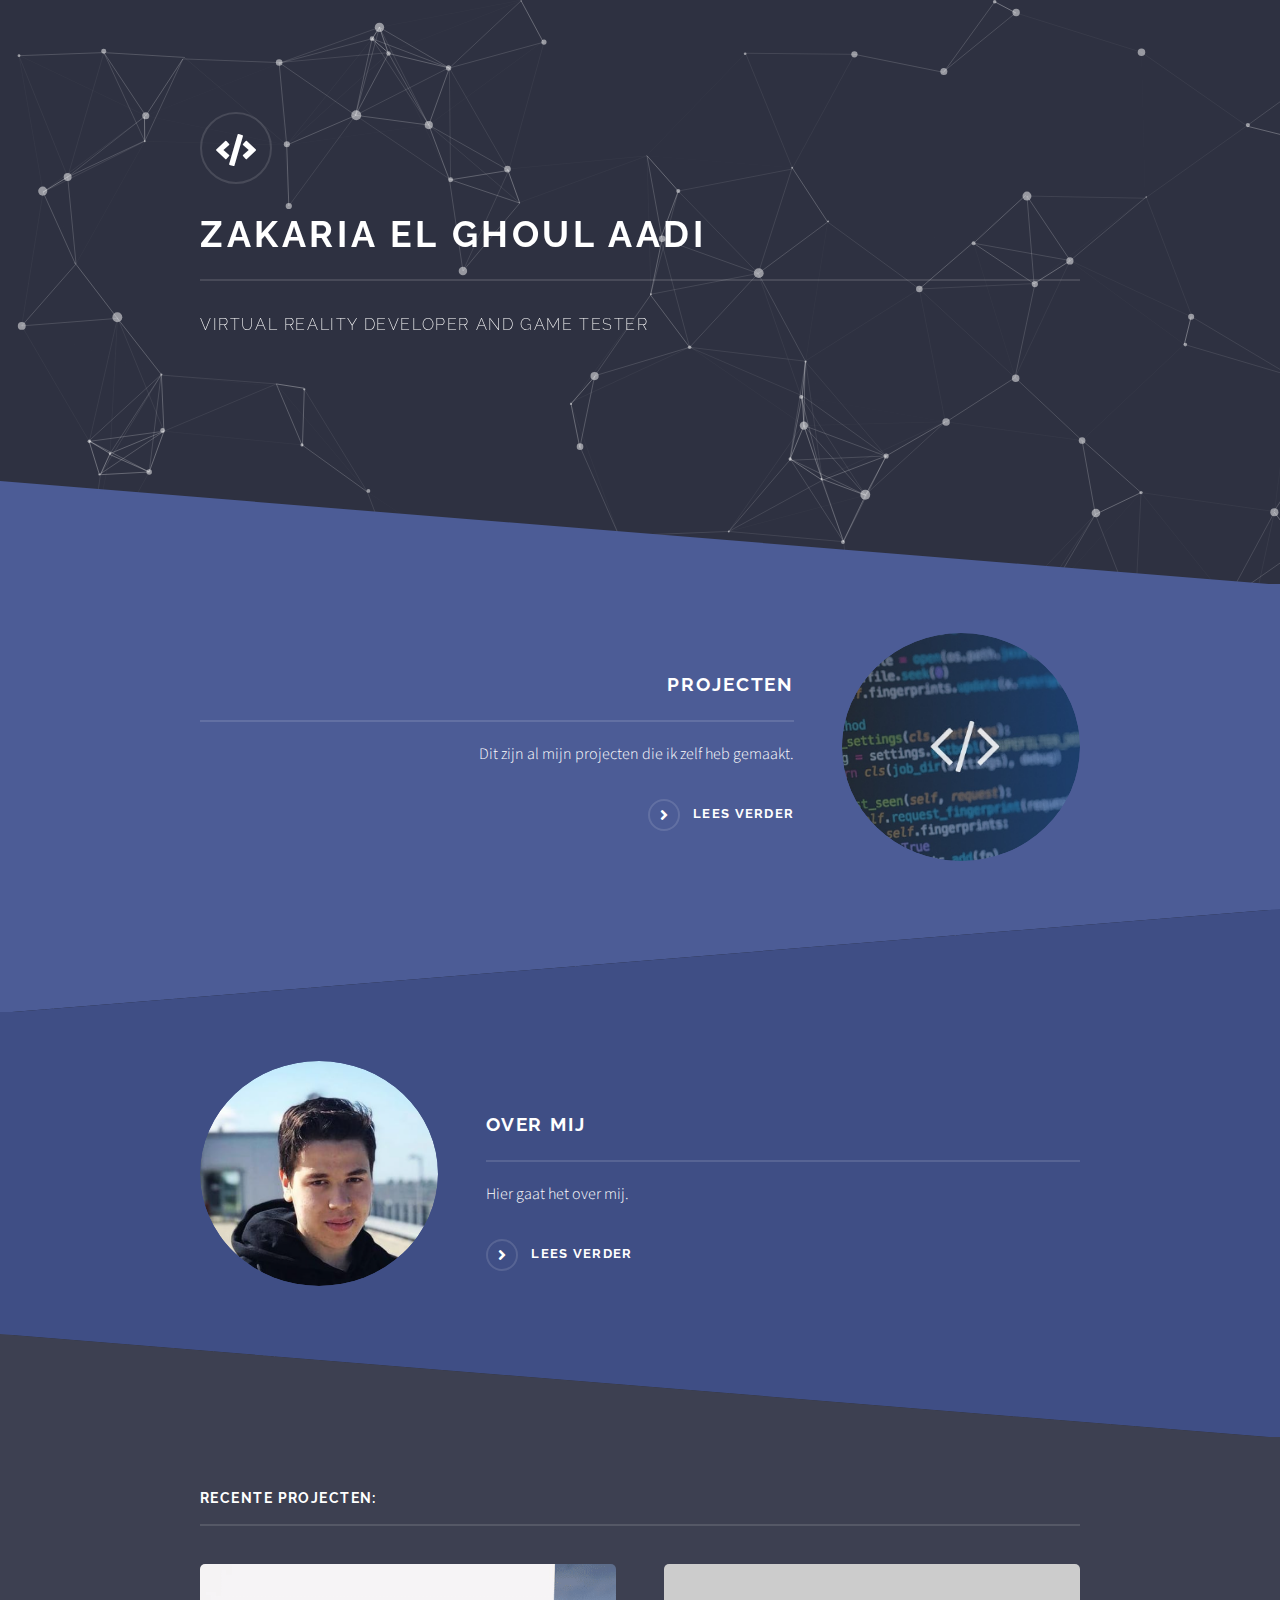
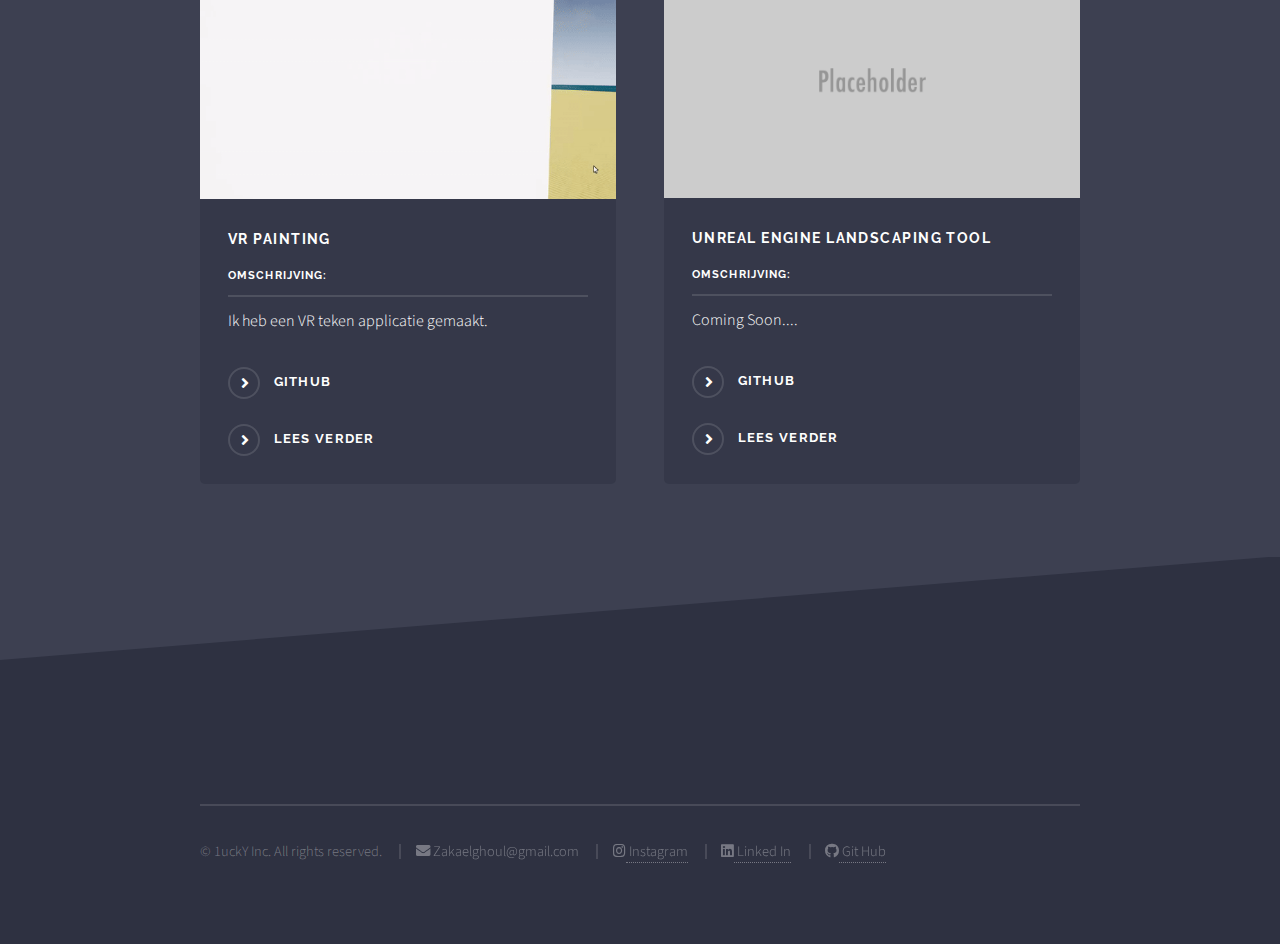
<file: WVO-PORTOFOLIO/index.html>
<link href="http://cdnjs.cloudflare.com/ajax/libs/font-awesome/4.3.0/css/font-awesome.css" rel="stylesheet"
	type='text/css'>
<!DOCTYPE HTML>
<html>

<head>
	<title>Zakaria El Ghoul Aadi --Main Page</title>
	<meta charset="utf-8" />
	<meta name="viewport" content="width=device-width, initial-scale=1, user-scalable=no" />
	<link rel="stylesheet" href="assets/css/main.css" />
	<noscript>
		<link rel="stylesheet" href="assets/css/noscript.css" />
	</noscript>
</head>

<body class="is-preload">
	<!-- particles.js container -->
	<div id="particles-js"></div>

	<!-- scripts -->
	<script src="particles.js"></script>
	<script src="app.js"></script>

	<!-- Page Wrapper -->
	<div id="page-wrapper">

		<!-- Header -->
		<header id="header" class="alt">
			<h1><a href="index.html">Zakaria El Ghoul Aadi</a>
			<nav>
				<a href="#menu">Menu</a>
			</nav>
		</header>

		<!-- Menu -->
		<nav id="menu">
			<div class="inner">
				<h2>Menu</h2>
				<ul class="links">
					<li><a href="index.html">Home</a></li>
					<li><a href="Projects.html">Projects</a></li>
					<li><a href="AboutMe.html">Over Mij</a></li>
					<li><a href="Contact.html">Contact</a></li>
				</ul>
				<a href="#" class="close">Close</a>
			</div>
		</nav>

		<!-- Banner -->
		<section id="banner">
			<div class="inner">
				<div class="logo"><span class="icon solid style1 major fa-code"></span></div>
				<h2>Zakaria El Ghoul Aadi</h2>
				<p>Virtual Reality developer and Game Tester</p>
				<br>
				<br>
				<br>
				<div class="arrowbox">
					<span></span>
					<span></span>
					<span></span>
				</div>
			</div>
		</section>

		<!-- Wrapper -->
		<section id="wrapper">

			<!-- One -->
		<section id="one" class="wrapper spotlight alt style1">
			<div class="inner">
					<a href="Projects.html" class="image"><img src="images/Projects.jpg" alt="" /></a>
					<div class="content">
						<h2 class="major">Projecten</h2>
						<p>Dit zijn al mijn projecten die ik zelf heb gemaakt.</p>
						<a href="Projects.html" class="special">Lees verder</a>
					</div>
			</div>
		</section>

			<!-- Two -->
		<section id="two" class="wrapper  spotlight style3">
			<div class="inner">
				<a href="AboutMe.html" class="image"><img src="images/Zaka.png" alt="" /></a>
					<div class="content">
						<br>
						<h2 class="major">Over Mij</h2>
						<p>Hier gaat het over mij.</p>
						<a href="AboutMe.html" class="special">Lees verder</a>
					</div>
				</div>
			</section>
		</section>

			<!-- Three -->
		<section id="three" class="wrapper alt style3">
			<div class="inner">
				<div class="content">
						<h3 class="major">Recente Projecten:</h3>
						<section class="features">
							<article>
								<a href="vrpaint.html" class="image"><img src="images/Picture2.gif" alt="" /></a>
								<h3 class="">VR Painting</h3>
								<h4 class="major">Omschrijving:</h4>
								<p>Ik heb een VR teken applicatie gemaakt.</p>
								<a href="https://github.com/Zakaria-ElGhoul/CustomHandTracking" class="special">GitHub</a>
								<a href="vrpaint.html" class="special">Lees verder</a>
							</article>
							<article>
								<a href="vrpaint.html" class="image"><img src="images/1920x1080-placeholder.gif" alt="" /></a>
								<h3 class="">Unreal Engine Landscaping Tool</h3>
								<h4 class="major">Omschrijving:</h4>
								<p>Coming Soon....</p>
								<a href="https://github.com/Zakaria-ElGhoul/CustomHandTracking" class="special">GitHub</a>
								<a href="vrpaint.html" class="special">Lees verder</a>
							</article>
				</div>
			</div>
		</section>
	</section>
		<!-- Footer -->
		<section id="footer">
			<div class="inner">
				<ul class="copyright">
					<li>&copy; 1uckY Inc. All rights reserved.</li>
					<li class="icon solid fa-envelope">  Zakaelghoul@gmail.com</li>
					<li class="icon brands fa-instagram"><a
							href="https://www.instagram.com/s4l_1ucky/">  Instagram</a></li>
					<li class="icon brands fa-linkedin"><a
							href="https://www.linkedin.com/in/zakaria-el-ghoul-aadi-518a3420a/"> Linked
							In</a></li>
					<li class="icon brands fa-github"><a href="https://github.com/Zakaria-ElGhoul">  Git
							Hub</a></li>
				</ul>
			</div>
		</section>

	</div>

	<!-- Scripts -->
	<script src="assets/js/jquery.min.js"></script>
	<script src="assets/js/jquery.scrollex.min.js"></script>
	<script src="images/backg.js"></script>
	<script src="assets/js/browser.min.js"></script>
	<script src="assets/js/breakpoints.min.js"></script>
	<script src="assets/js/util.js"></script>
	<script src="assets/js/main.js"></script>

</body>

</html>
</file>
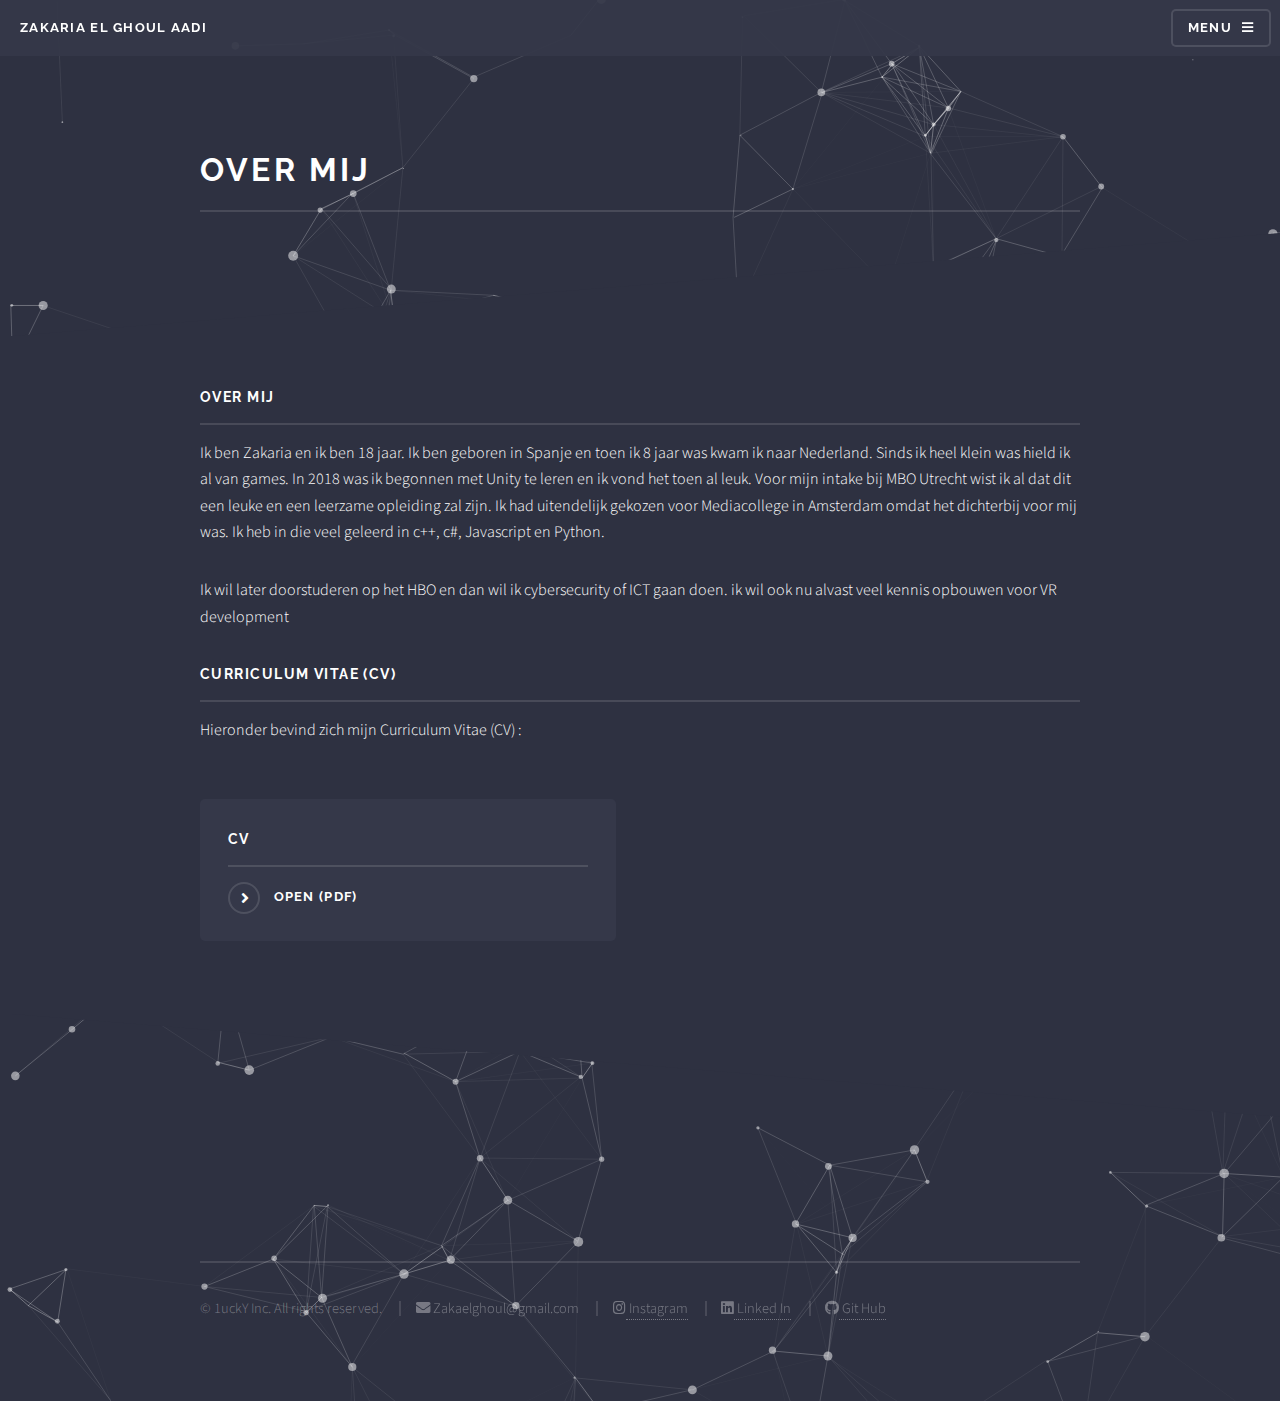
<file: WVO-PORTOFOLIO/AboutMe.html>
<!DOCTYPE HTML>
<html>

<head>
	<title>Zakaria El Ghoul Aadi --Over Mij</title>
	<meta charset="utf-8" />
	<meta name="viewport" content="width=device-width, initial-scale=1, user-scalable=no" />
	<link rel="stylesheet" href="assets/css/main.css" />
	<noscript>
		<link rel="stylesheet" href="assets/css/noscript.css" />
	</noscript>
</head>

<body class="is-preload">
	<!-- particles.js container -->
	<div id="particles-js"></div>

	<!-- scripts -->
	<script src="particles.js"></script>
	<script src="app.js"></script>
	<!-- Page Wrapper -->
	<div id="page-wrapper">
		<a href="images/background.png"></a>
		<!-- Header -->
		<header id="header">
			<h1><a href="index.html">Zakaria El Ghoul Aadi</a></h1>
			<nav>
				<a href="#menu">Menu</a>
			</nav>
		</header>

		<!-- Menu -->
		<nav id="menu">
			<div class="inner">
				<h2>Menu</h2>
				<ul class="links">
					<li><a href="index.html">Home</a></li>
					<li><a href="Projects.html">Projects</a></li>
					<li><a href="AboutMe.html">Over Mij</a></li>
					<li><a href="Contact.html">Contact</a></li>
				</ul>
				<a href="#" class="close">Close</a>
			</div>
		</nav>

		<!-- Wrapper -->
		<section id="wrapper">
			<header>
				<div class="inner">
					<h2>Over Mij</h2>
				</div>
			</header>

			<!-- Content -->
			<div class="wrapper">
				<div class="inner">
					<h3 class="major"> Over Mij </h3>
					<p>Ik ben Zakaria en ik ben 18 jaar. Ik ben geboren in Spanje en toen ik 8 jaar was kwam ik naar
						Nederland. Sinds ik heel klein was hield ik al van games. In 2018 was ik begonnen met Unity te
						leren en ik vond het toen al leuk. Voor mijn intake bij MBO Utrecht wist ik al dat dit een leuke
						en een leerzame opleiding zal zijn. Ik had uitendelijk gekozen voor Mediacollege in Amsterdam omdat het dichterbij voor mij was.
						Ik heb in die veel geleerd in c++, c#, Javascript en Python.
					</p>
					<p>Ik wil later doorstuderen op het HBO en dan wil ik cybersecurity of ICT gaan doen. ik wil ook nu
						alvast veel kennis opbouwen voor VR development</p>
					<h3 class="major">Curriculum Vitae (cv)</h3>
					<p>Hieronder bevind zich mijn Curriculum Vitae (CV) :</p>
					<section class="features">
						<article>
							<h3 class="major">cv</h3>
							<a href="PDF/CV.pdf" class="special" download>Open (PDF)</a>
						</article>
					</section>

				</div>
			</div>

		</section>

		<!-- Footer -->
		<section id="footer">
			<div class="inner">
				<ul class="copyright">
					<li>&copy; 1uckY Inc. All rights reserved.</li>
					<li class="icon solid fa-envelope">  Zakaelghoul@gmail.com</li>
					<li class="icon brands fa-instagram"><a
							href="https://www.instagram.com/s4l_1ucky/">  Instagram</a></li>
					<li class="icon brands fa-linkedin"><a
							href="https://www.linkedin.com/in/zakaria-el-ghoul-aadi-518a3420a/"> Linked
							In</a></li>
					<li class="icon brands fa-github"><a href="https://github.com/Zakaria-ElGhoul">  Git
							Hub</a></li>
				</ul>
			</div>
		</section>

	</div>

	<!-- Scripts -->
	<script src="assets/js/jquery.min.js"></script>
	<script src="assets/js/jquery.scrollex.min.js"></script>
	<script src="assets/js/browser.min.js"></script>
	<script src="assets/js/breakpoints.min.js"></script>
	<script src="assets/js/util.js"></script>
	<script src="assets/js/main.js"></script>

</body>

</html>
</file>
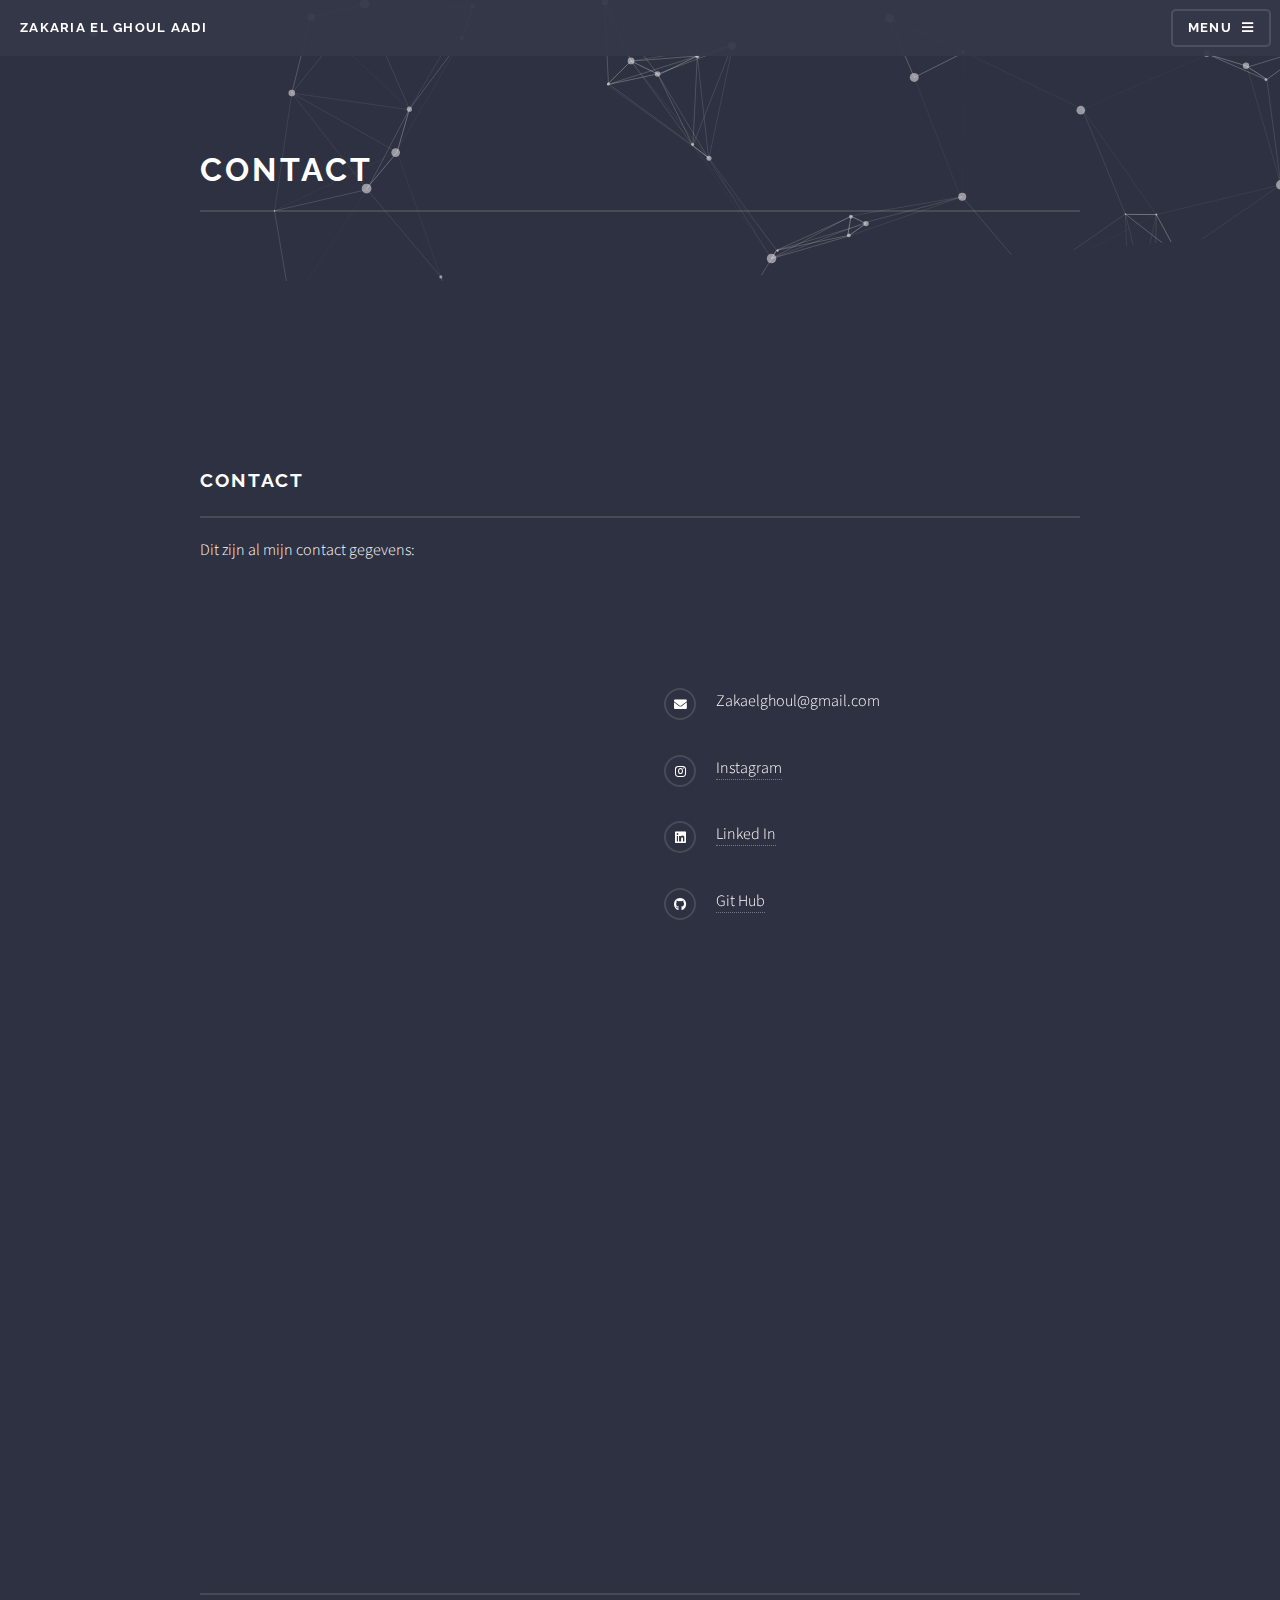
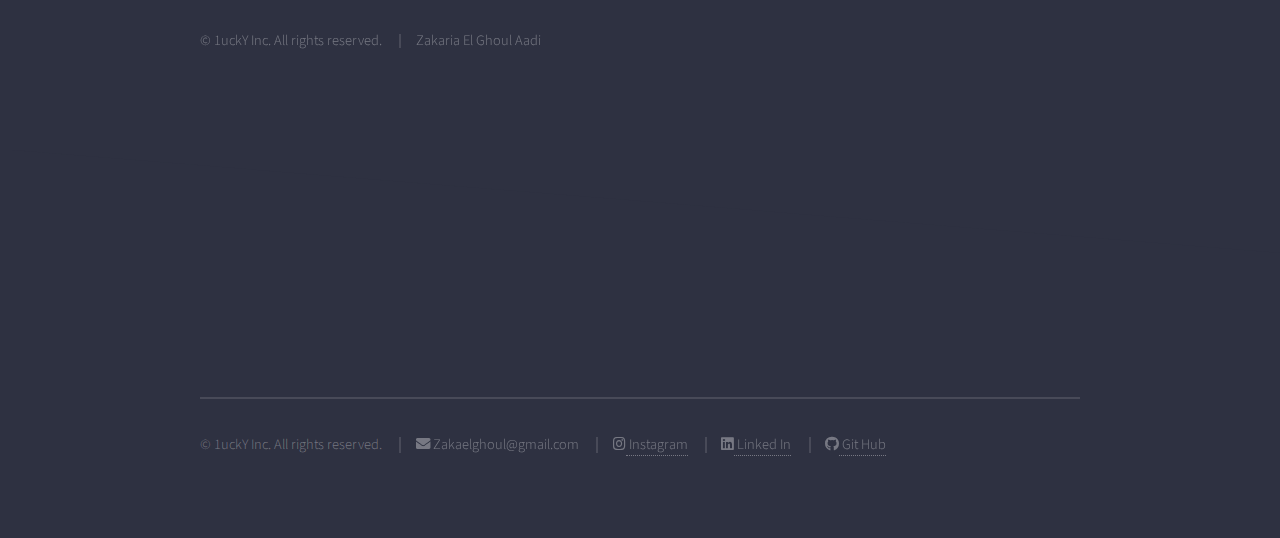
<file: WVO-PORTOFOLIO/Contact.html>
<!DOCTYPE HTML>
<html>

<head>
	<title>Zakaria El Ghoul Aadi --Influxis</title>
	<meta charset="utf-8" />
	<meta name="viewport" content="width=device-width, initial-scale=1, user-scalable=no" />
	<link rel="stylesheet" href="assets/css/main.css" />
	<noscript>
		<link rel="stylesheet" href="assets/css/noscript.css" />
	</noscript>
</head>

<body class="is-preload">
	<!-- particles.js container -->
	<div id="particles-js"></div>

	<!-- scripts -->
	<script src="particles.js"></script>
	<script src="app.js"></script>
	<!-- Page Wrapper -->
	<div id="page-wrapper">
		<a href="images/background.png"></a>
		<!-- Header -->
		<header id="header">
			<h1><a href="index.html">Zakaria El Ghoul Aadi</a></h1>
			<nav>
				<a href="#menu">Menu</a>
			</nav>
		</header>

		<!-- Menu -->
		<nav id="menu">
			<div class="inner">
				<h2>Menu</h2>
				<ul class="links">
					<li><a href="index.html">Home</a></li>
					<li><a href="Projects.html">Projects</a></li>
					<li><a href="AboutMe.html">Over Mij</a></li>
					<li><a href="Contact.html">Contact</a></li>
				</ul>
				<a href="#" class="close">Close</a>
			</div>
		</nav>

		<!-- Wrapper -->
		<section id="wrapper">
			<header>
				<div class="inner">
					<h2>Contact</h2>
				</div>
			</header>

			<!-- Content -->
			<div class="wrapper">
				<div class="inner">

					<section id="footer">
						<div class="inner">
							<h2 class="major">Contact</h2>
							<p>Dit zijn al mijn contact gegevens:</p>
							<form method="post" action="#">
								<iframe allowTransparency="true" style="min-height:925px; height:inherit;" width="100%"
									id="contactform123" name="contactform123" marginwidth="0" marginheight="0"
									frameborder="0" src="https://form.123formbuilder.com/my-contact-form-5998219.html">
									<p>Your browser does not support iframes. The contact form cannot be displayed.
										Please use another contact method (phone, fax etc)</p>
								</iframe>
							</form>
							<ul class="contact">
								<br>
								<br>
								<li class="icon solid fa-envelope">Zakaelghoul@gmail.com</li>
								<li class="icon brands fa-instagram"><a
										href="https://www.instagram.com/s4l_1ucky/">Instagram</a></li>
								<li class="icon brands fa-linkedin"><a
										href="https://www.linkedin.com/in/zakaria-el-ghoul-aadi-518a3420a/">Linked
										In</a></li>
								<li class="icon brands fa-github"><a href="https://github.com/Zakaria-ElGhoul">Git
										Hub</a></li>
							</ul>
							<ul class="copyright">
								<li>&copy; 1uckY Inc. All rights reserved.</li>
								<li>Zakaria El Ghoul Aadi</li>
							</ul>
						</div>
					</section>
		</section>

		<!-- Footer -->
		<section id="footer">
			<div class="inner">
				<ul class="copyright">
					<li>&copy; 1uckY Inc. All rights reserved.</li>
					<li class="icon solid fa-envelope">  Zakaelghoul@gmail.com</li>
					<li class="icon brands fa-instagram"><a
							href="https://www.instagram.com/s4l_1ucky/">  Instagram</a></li>
					<li class="icon brands fa-linkedin"><a
							href="https://www.linkedin.com/in/zakaria-el-ghoul-aadi-518a3420a/"> Linked
							In</a></li>
					<li class="icon brands fa-github"><a href="https://github.com/Zakaria-ElGhoul">  Git
							Hub</a></li>
				</ul>
			</div>
		</section>

	</div>

	<!-- Scripts -->
	<script src="assets/js/jquery.min.js"></script>
	<script src="assets/js/jquery.scrollex.min.js"></script>
	<script src="assets/js/browser.min.js"></script>
	<script src="assets/js/breakpoints.min.js"></script>
	<script src="assets/js/util.js"></script>
	<script src="assets/js/main.js"></script>

</body>

</html>
</file>
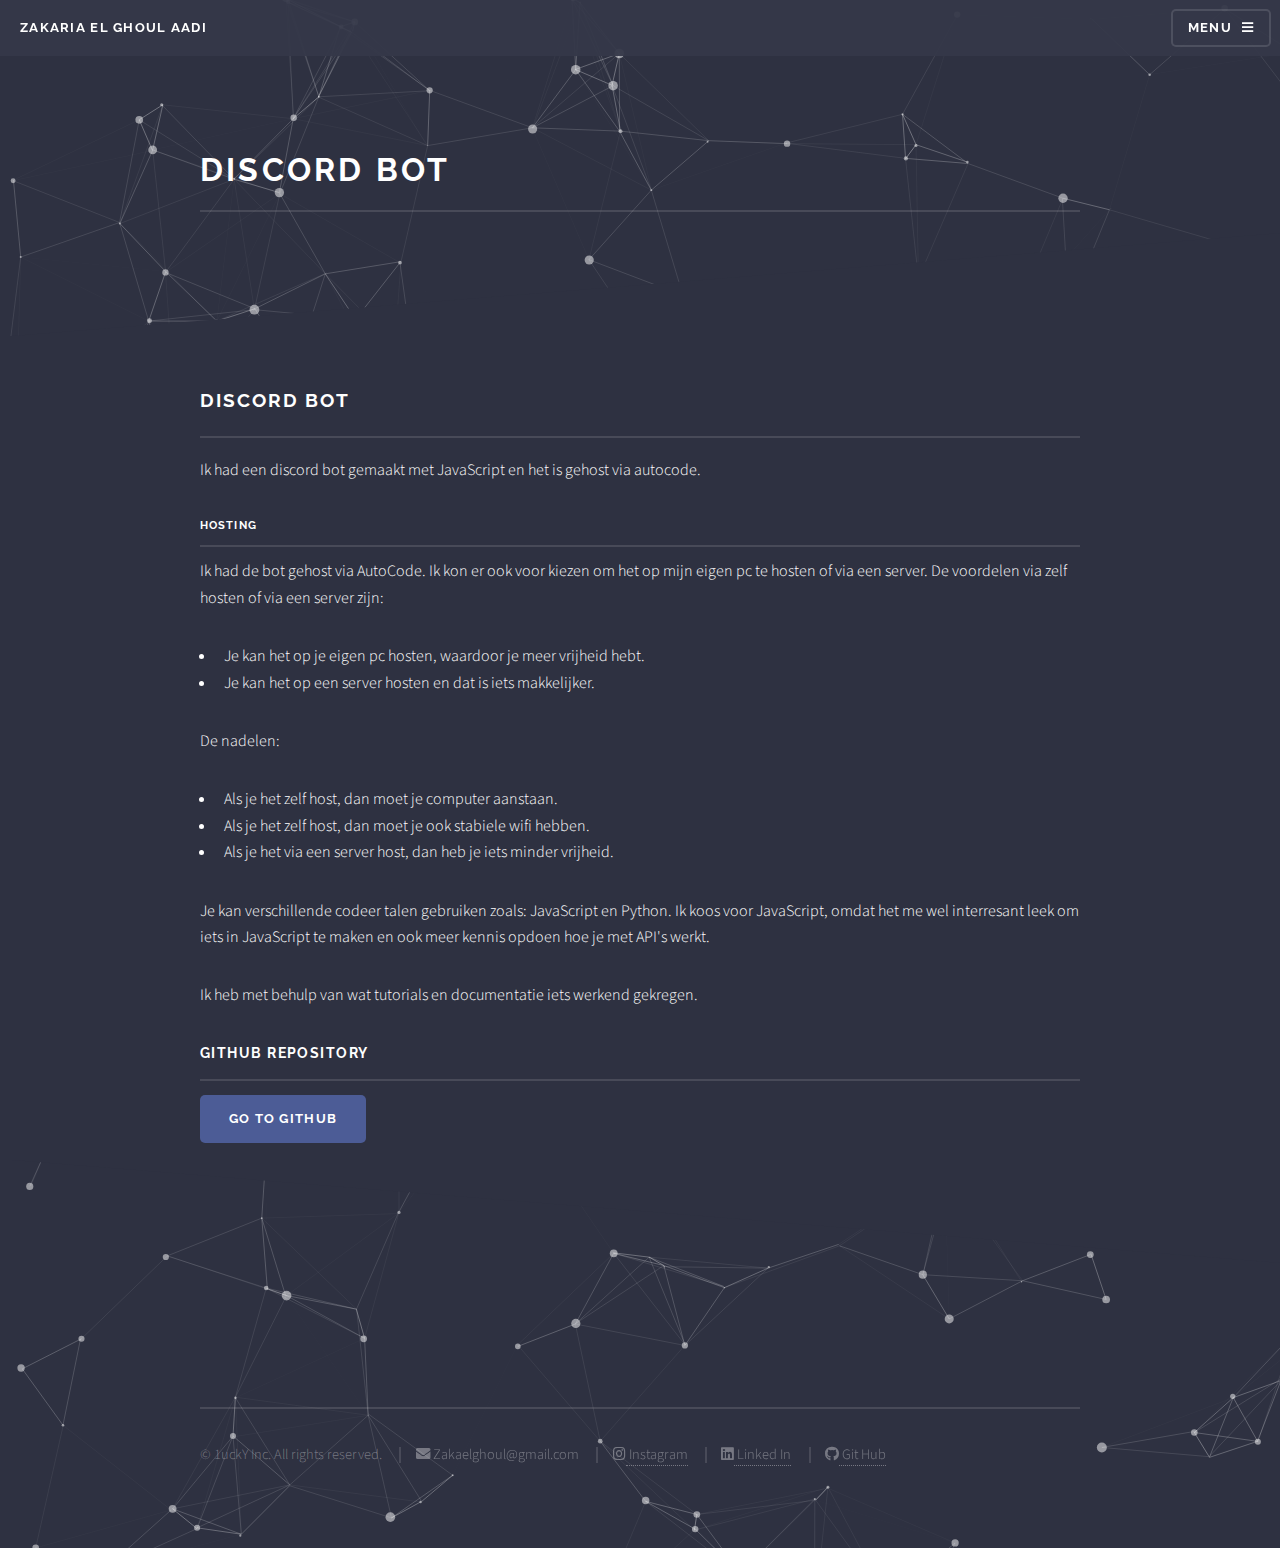
<file: WVO-PORTOFOLIO/discord.html>
<!DOCTYPE HTML>
<html>

<head>
    <title>Zakaria El Ghoul Aadi --Portal</title>
    <meta charset="utf-8" />
    <meta name="viewport" content="width=device-width, initial-scale=1, user-scalable=no" />
    <link rel="stylesheet" href="assets/css/main.css" />
    <noscript>
        <link rel="stylesheet" href="assets/css/noscript.css" />
    </noscript>
</head>

<body class="is-preload">
    <!-- particles.js container -->
    <div id="particles-js"></div>

    <!-- scripts -->
    <script src="particles.js"></script>
    <script src="app.js"></script>
    <!-- Page Wrapper -->
    <div id="page-wrapper">
        <a href="images/background.png"></a>
        <!-- Header -->
        <header id="header">
            <h1><a href="index.html">Zakaria El Ghoul Aadi</a></h1>
            <nav>
                <a href="#menu">Menu</a>
            </nav>
        </header>

        <!-- Menu -->
        <nav id="menu">
            <div class="inner">
                <h2>Menu</h2>
                <ul class="links">
                    <li><a href="index.html">Home</a></li>
                    <li><a href="Projects.html">Projects</a></li>
                    <li><a href="AboutMe.html">Over Mij</a></li>
                    <li><a href="Contact.html">Contact</a></li>
                </ul>
                <a href="#" class="close">Close</a>
            </div>
        </nav>

        <!-- Wrapper -->
        <section id="wrapper">
            <header>
                <div class="inner">
                    <h2>Discord bot</h2>
                </div>
            </header>

            <!-- Content -->
            <div class="wrapper">
                <div class="inner">

                    <h2 class="major">Discord Bot</h2>
                    <p>Ik had een discord bot gemaakt met JavaScript en het is gehost via autocode.</p>
                    <h4 class="major">Hosting</h2>
                        <p>Ik had de bot gehost via AutoCode. Ik kon er ook voor kiezen om het op mijn eigen pc te
                            hosten of via een server. De voordelen via zelf hosten of via een server zijn:</p>
                        <ul>
                            <li>
                                Je kan het op je eigen pc hosten, waardoor je meer vrijheid hebt.
                            </li>
                            <li>
                                Je kan het op een server hosten en dat is iets makkelijker.
                            </li>
                        </ul>
                        <p>De nadelen:</p>
                        <ul>
                            <li>
                                Als je het zelf host, dan moet je computer aanstaan.
                            </li>
                            <li>
                                Als je het zelf host, dan moet je ook stabiele wifi hebben.
                            </li>
                            <li>
                                Als je het via een server host, dan heb je iets minder vrijheid.
                            </li>
                        </ul>
                        <p>Je kan verschillende codeer talen gebruiken zoals: JavaScript en Python. Ik koos voor
                            JavaScript, omdat het me wel interresant leek om iets in JavaScript te maken en ook meer
                            kennis opdoen hoe je met API's werkt.</p>
                        <p>Ik heb met behulp van wat tutorials en documentatie iets werkend gekregen.</p>
                        <h3 class="major">GitHub repository</h3>
                        <a href="https://github.com/Zakaria-ElGhoul/Discord-Bot" class="button primary">Go to github</a>
                </div>
            </div>

        </section>

        <!-- Footer -->
        <section id="footer">
            <div class="inner">
				<ul class="copyright">
					<li>&copy; 1uckY Inc. All rights reserved.</li>
					<li class="icon solid fa-envelope">  Zakaelghoul@gmail.com</li>
					<li class="icon brands fa-instagram"><a
							href="https://www.instagram.com/s4l_1ucky/">  Instagram</a></li>
					<li class="icon brands fa-linkedin"><a
							href="https://www.linkedin.com/in/zakaria-el-ghoul-aadi-518a3420a/"> Linked
							In</a></li>
					<li class="icon brands fa-github"><a href="https://github.com/Zakaria-ElGhoul">  Git
							Hub</a></li>
				</ul>
            </div>
        </section>

    </div>

    <!-- Scripts -->
    <script src="assets/js/jquery.min.js"></script>
    <script src="assets/js/jquery.scrollex.min.js"></script>
    <script src="assets/js/browser.min.js"></script>
    <script src="assets/js/breakpoints.min.js"></script>
    <script src="assets/js/util.js"></script>
    <script src="assets/js/main.js"></script>

</body>

</html>
</file>
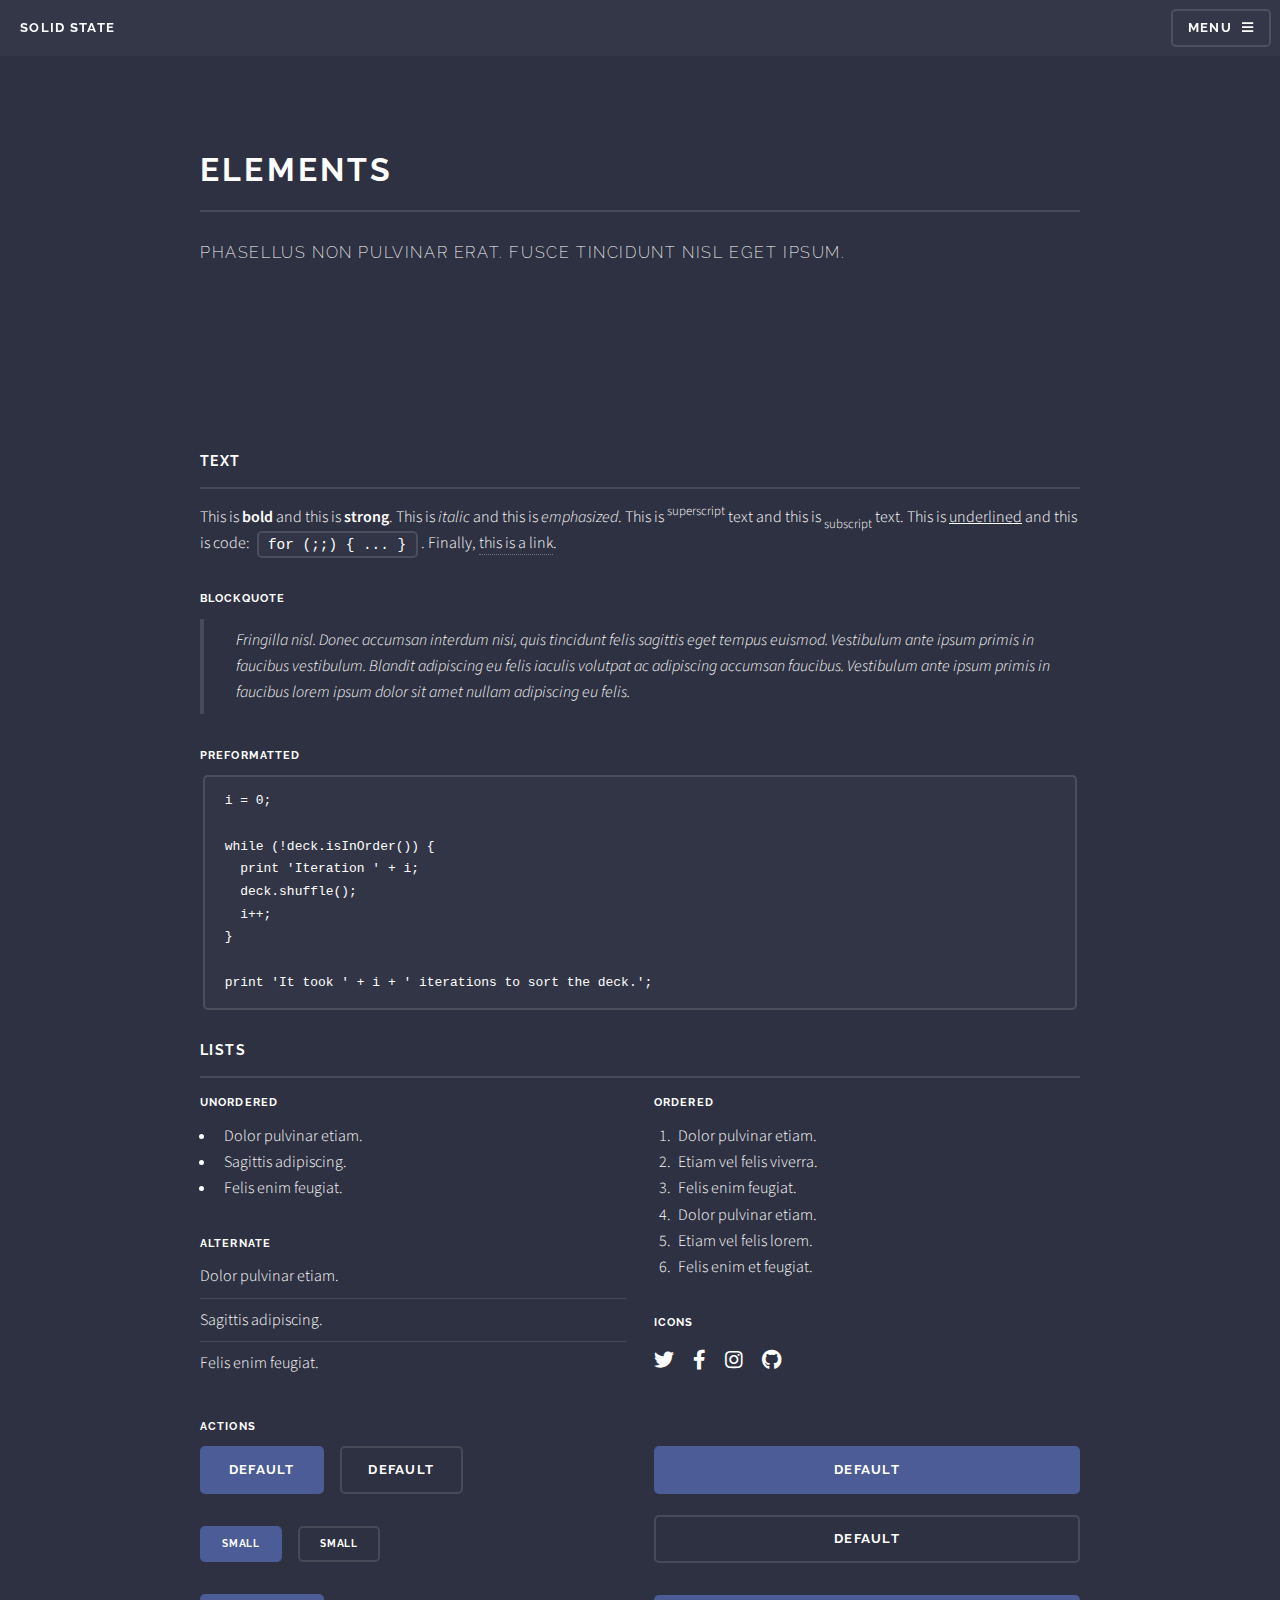
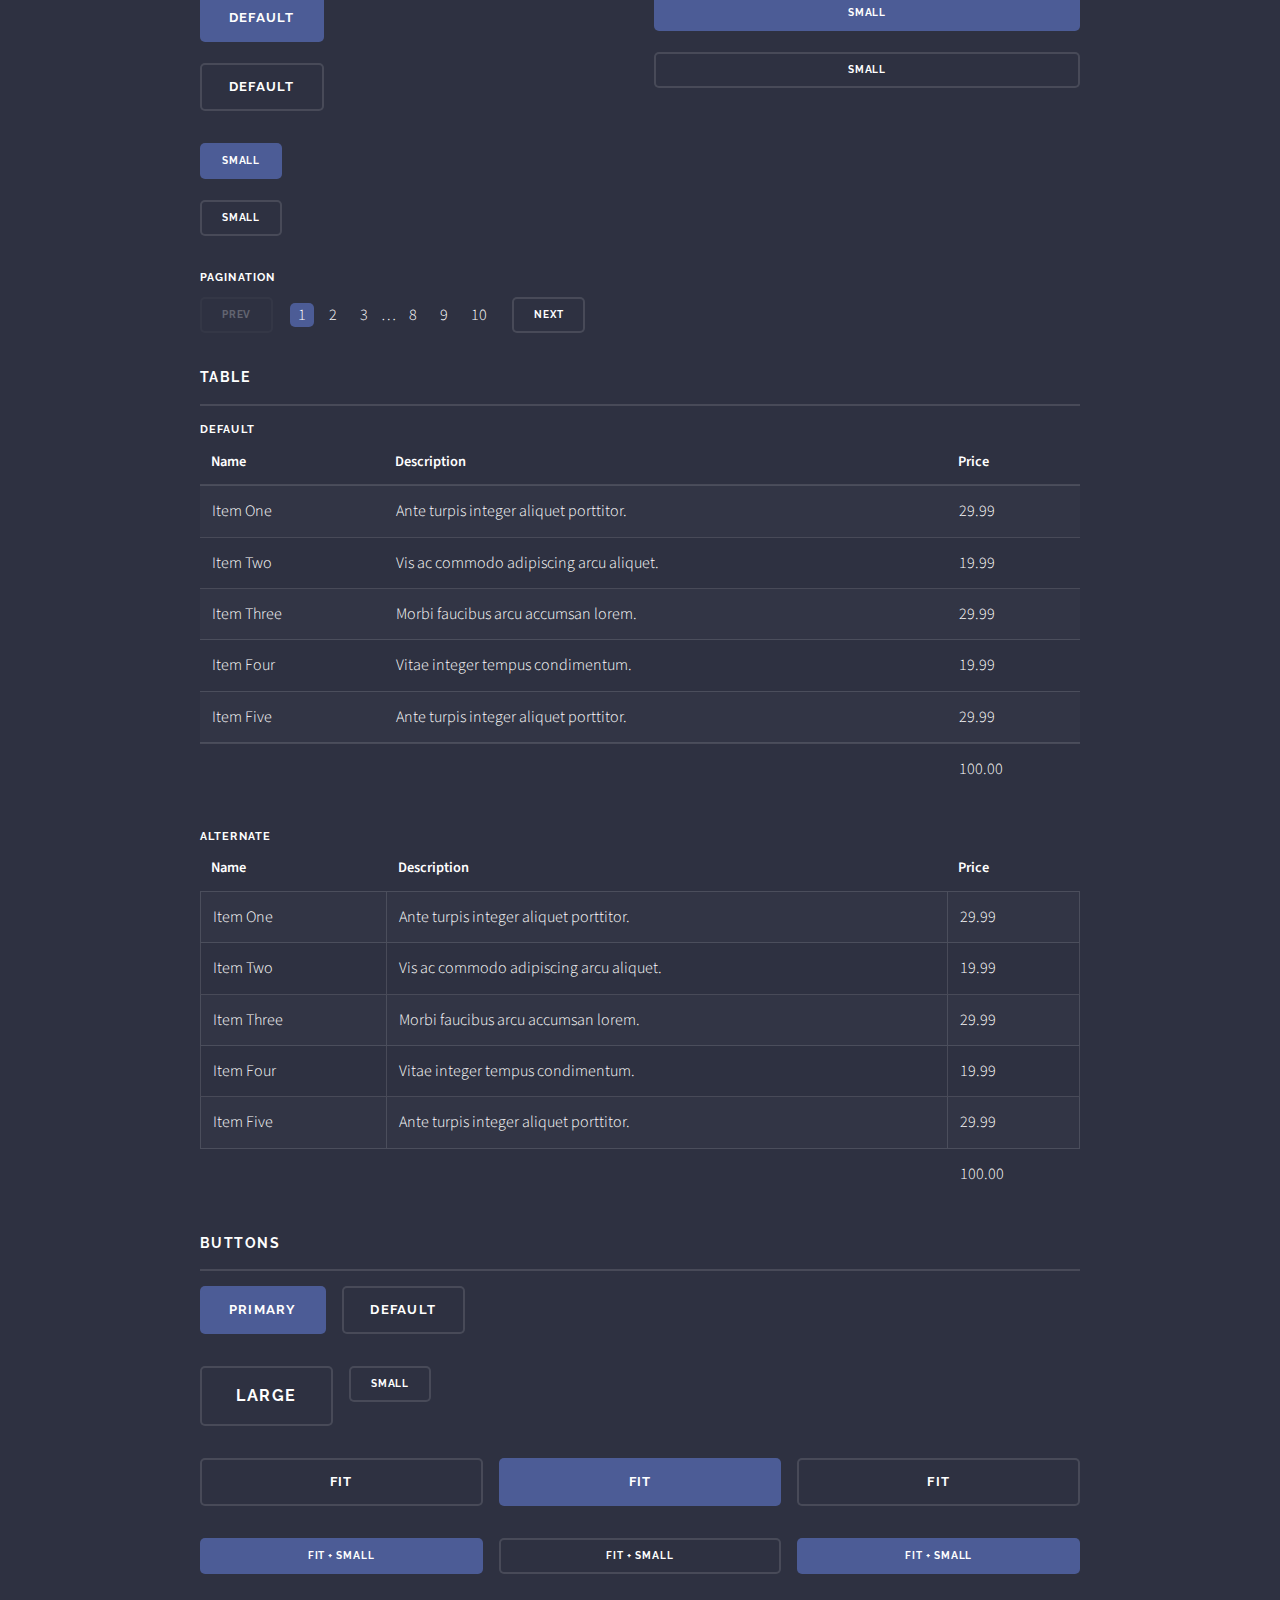
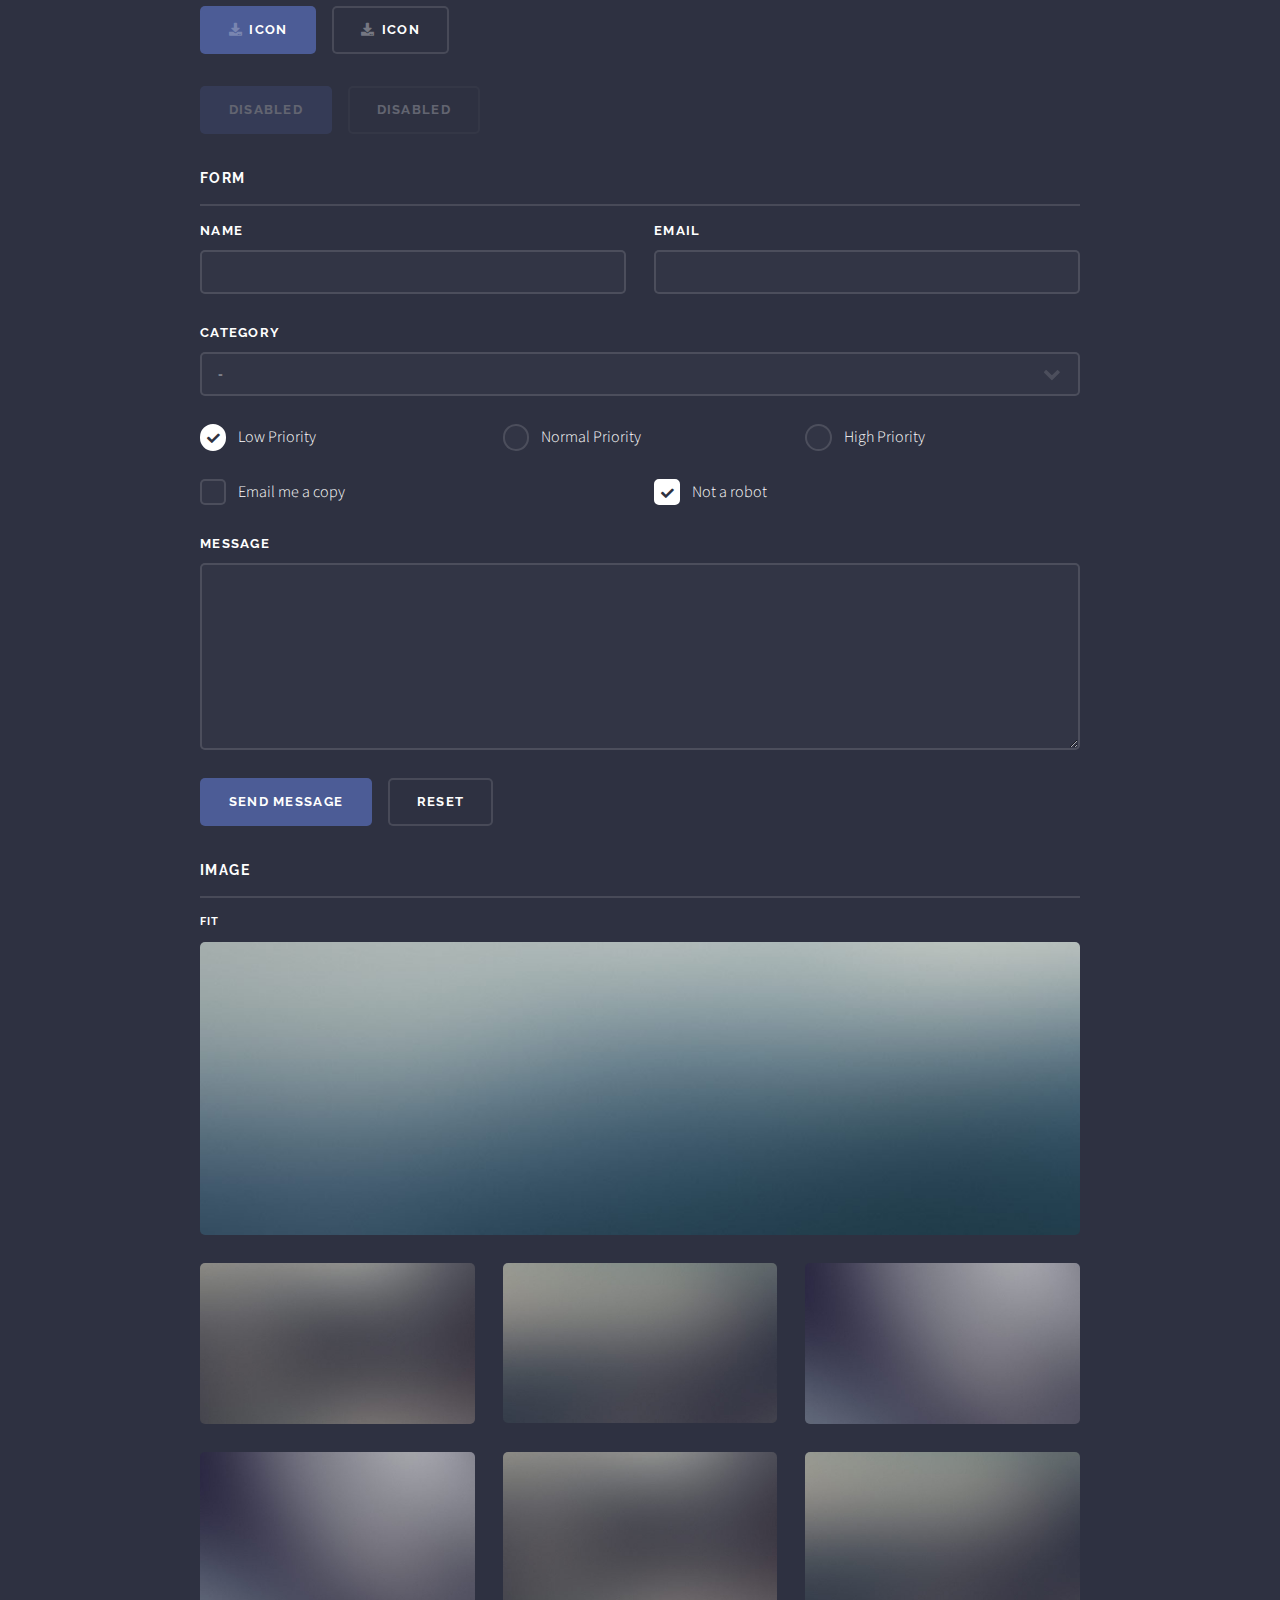
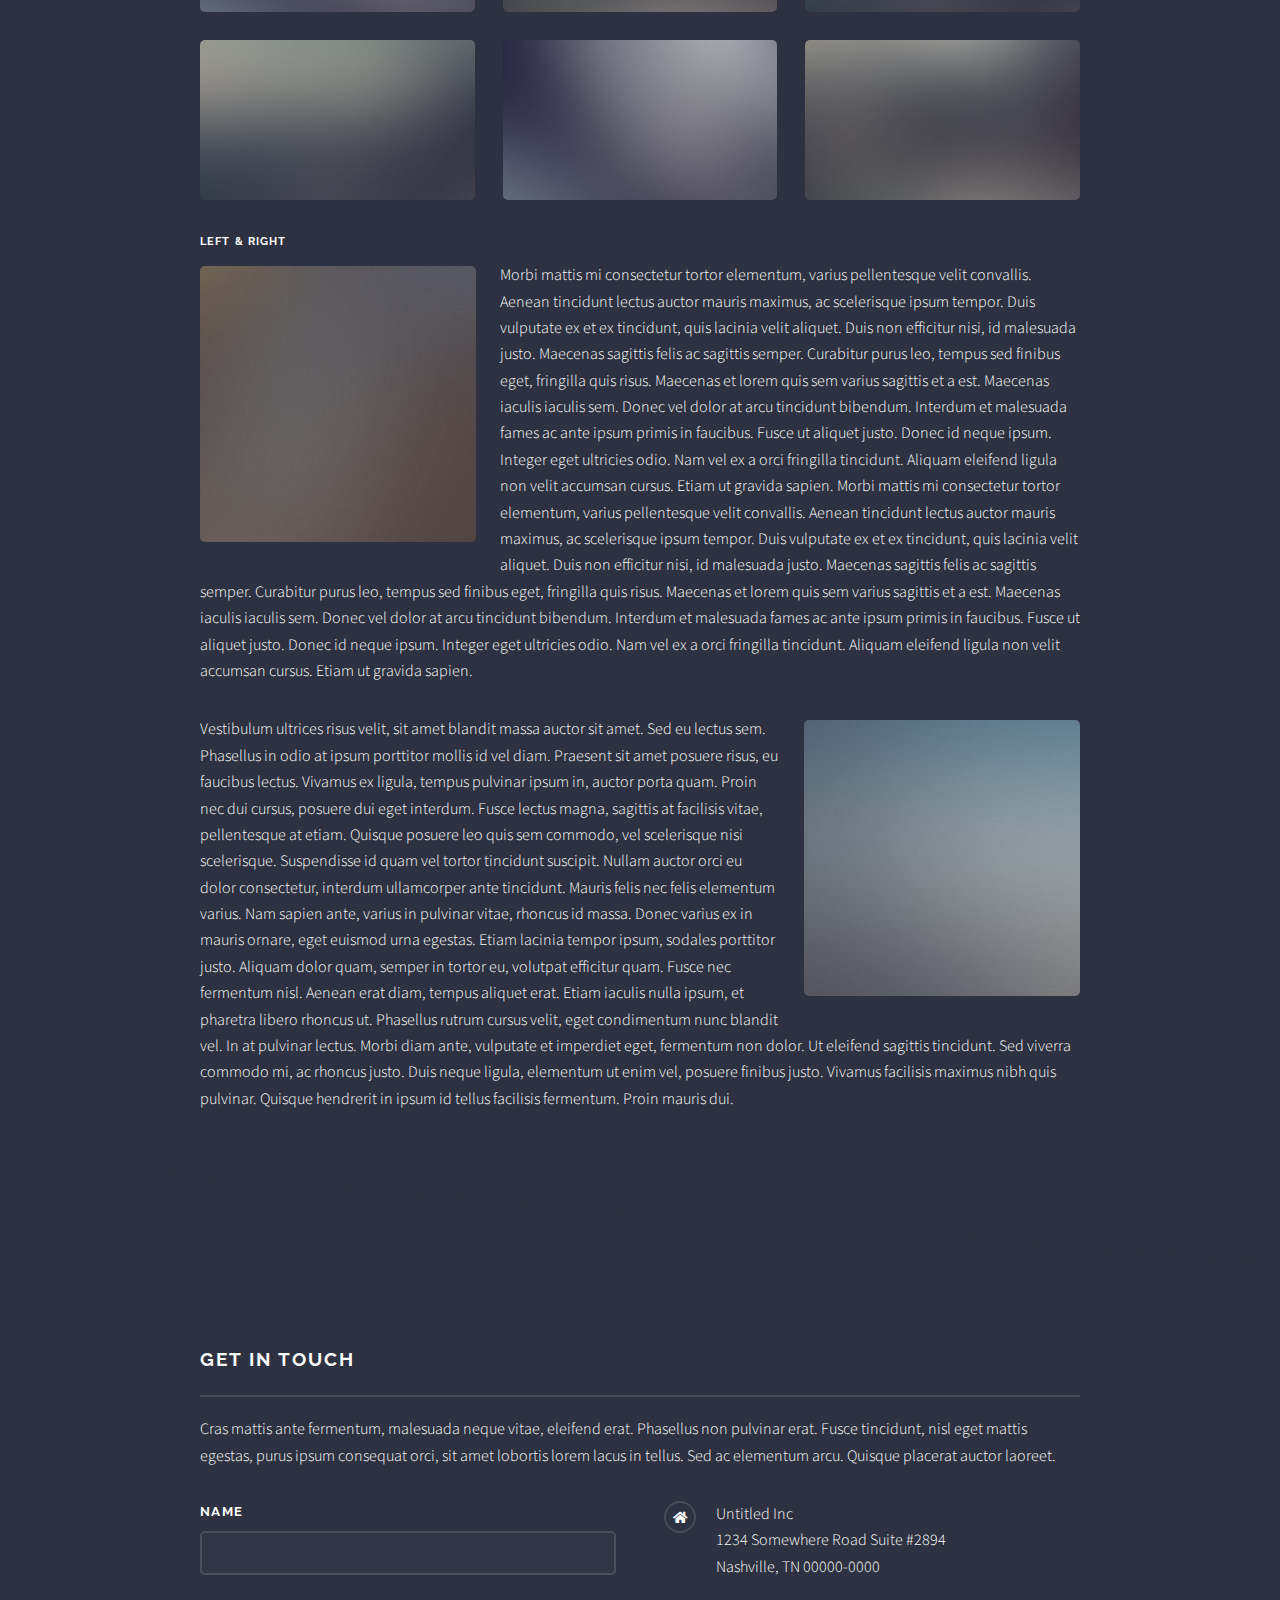
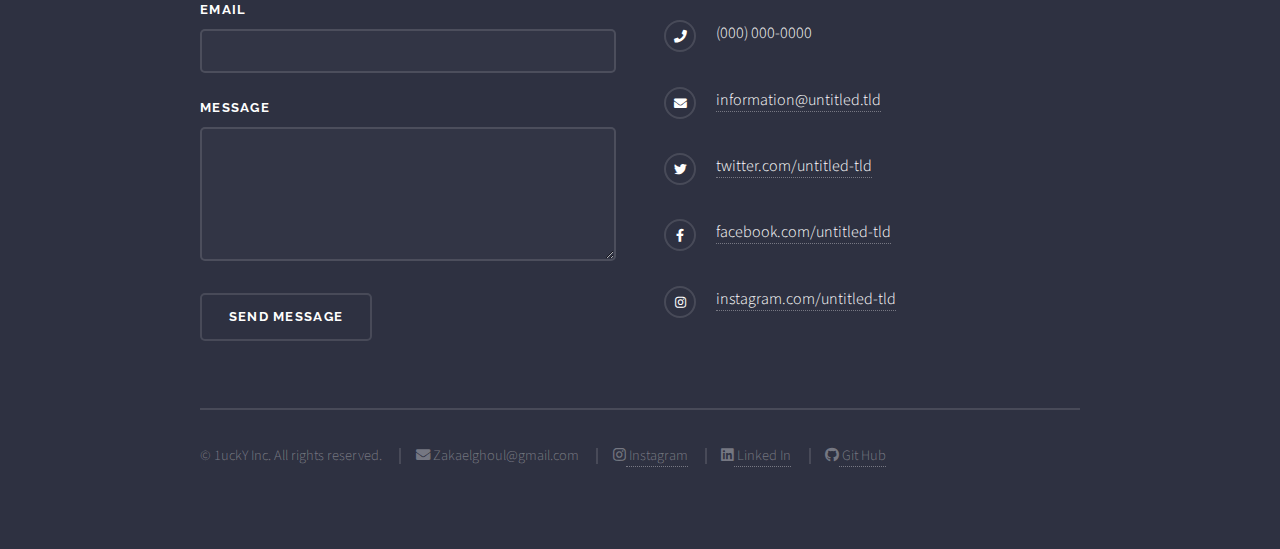
<file: WVO-PORTOFOLIO/elements.html>
<!DOCTYPE HTML>
<!--
	Solid State by HTML5 UP
	html5up.net | @ajlkn
	Free for personal and commercial use under the CCA 3.0 license (html5up.net/license)
-->
<html>

<head>
	<title>Elements - Solid State by HTML5 UP</title>
	<meta charset="utf-8" />
	<meta name="viewport" content="width=device-width, initial-scale=1, user-scalable=no" />
	<link rel="stylesheet" href="assets/css/main.css" />
	<noscript>
		<link rel="stylesheet" href="assets/css/noscript.css" />
	</noscript>
</head>

<body class="is-preload">

	<!-- Page Wrapper -->
	<div id="page-wrapper">

		<!-- Header -->
		<header id="header">
			<h1><a href="index.html">Solid State</a></h1>
			<nav>
				<a href="#menu">Menu</a>
			</nav>
		</header>

		<!-- Menu -->
		<nav id="menu">
			<div class="inner">
				<h2>Menu</h2>
				<ul class="links">
					<li><a href="index.html">Home</a></li>
					<li><a href="generic.html">Generic</a></li>
					<li><a href="elements.html">Elements</a></li>
					<li><a href="#">Log In</a></li>
					<li><a href="#">Sign Up</a></li>
				</ul>
				<a href="#" class="close">Close</a>
			</div>
		</nav>

		<!-- Wrapper -->
		<section id="wrapper">
			<header>
				<div class="inner">
					<h2>Elements</h2>
					<p>Phasellus non pulvinar erat. Fusce tincidunt nisl eget ipsum.</p>
				</div>
			</header>

			<!-- Content -->
			<div class="wrapper">
				<div class="inner">

					<section>
						<h3 class="major">Text</h3>
						<p>This is <b>bold</b> and this is <strong>strong</strong>. This is <i>italic</i> and this is
							<em>emphasized</em>.
							This is <sup>superscript</sup> text and this is <sub>subscript</sub> text.
							This is <u>underlined</u> and this is code: <code>for (;;) { ... }</code>. Finally, <a
								href="#">this is a link</a>.</p>
						<h4>Blockquote</h4>
						<blockquote>Fringilla nisl. Donec accumsan interdum nisi, quis tincidunt felis sagittis eget
							tempus euismod. Vestibulum ante ipsum primis in faucibus vestibulum. Blandit adipiscing eu
							felis iaculis volutpat ac adipiscing accumsan faucibus. Vestibulum ante ipsum primis in
							faucibus lorem ipsum dolor sit amet nullam adipiscing eu felis.</blockquote>
						<h4>Preformatted</h4>
						<pre><code>i = 0;

while (!deck.isInOrder()) {
  print 'Iteration ' + i;
  deck.shuffle();
  i++;
}

print 'It took ' + i + ' iterations to sort the deck.';</code></pre>
					</section>

					<section>
						<h3 class="major">Lists</h3>
						<div class="row">
							<div class="col-6 col-12-medium">
								<h4>Unordered</h4>
								<ul>
									<li>Dolor pulvinar etiam.</li>
									<li>Sagittis adipiscing.</li>
									<li>Felis enim feugiat.</li>
								</ul>
								<h4>Alternate</h4>
								<ul class="alt">
									<li>Dolor pulvinar etiam.</li>
									<li>Sagittis adipiscing.</li>
									<li>Felis enim feugiat.</li>
								</ul>
							</div>
							<div class="col-6 col-12-medium">
								<h4>Ordered</h4>
								<ol>
									<li>Dolor pulvinar etiam.</li>
									<li>Etiam vel felis viverra.</li>
									<li>Felis enim feugiat.</li>
									<li>Dolor pulvinar etiam.</li>
									<li>Etiam vel felis lorem.</li>
									<li>Felis enim et feugiat.</li>
								</ol>
								<h4>Icons</h4>
								<ul class="icons">
									<li><a href="#" class="icon brands fa-twitter"><span
												class="label">Twitter</span></a></li>
									<li><a href="#" class="icon brands fa-facebook-f"><span
												class="label">Facebook</span></a></li>
									<li><a href="#" class="icon brands fa-instagram"><span
												class="label">Instagram</span></a></li>
									<li><a href="#" class="icon brands fa-github"><span class="label">Github</span></a>
									</li>
								</ul>
							</div>
						</div>
						<h4>Actions</h4>
						<div class="row">
							<div class="col-6 col-12-medium">
								<ul class="actions">
									<li><a href="#" class="button primary">Default</a></li>
									<li><a href="#" class="button">Default</a></li>
								</ul>
								<ul class="actions small">
									<li><a href="#" class="button primary small">Small</a></li>
									<li><a href="#" class="button small">Small</a></li>
								</ul>
								<ul class="actions stacked">
									<li><a href="#" class="button primary">Default</a></li>
									<li><a href="#" class="button">Default</a></li>
								</ul>
								<ul class="actions stacked small">
									<li><a href="#" class="button primary small">Small</a></li>
									<li><a href="#" class="button small">Small</a></li>
								</ul>
							</div>
							<div class="col-6 col-12-medium">
								<ul class="actions stacked">
									<li><a href="#" class="button primary fit">Default</a></li>
									<li><a href="#" class="button fit">Default</a></li>
								</ul>
								<ul class="actions stacked small">
									<li><a href="#" class="button primary small fit">Small</a></li>
									<li><a href="#" class="button small fit">Small</a></li>
								</ul>
							</div>
						</div>
						<h4>Pagination</h4>
						<ul class="pagination">
							<li><span class="button small disabled">Prev</span></li>
							<li><a href="#" class="page active">1</a></li>
							<li><a href="#" class="page">2</a></li>
							<li><a href="#" class="page">3</a></li>
							<li><span>&hellip;</span></li>
							<li><a href="#" class="page">8</a></li>
							<li><a href="#" class="page">9</a></li>
							<li><a href="#" class="page">10</a></li>
							<li><a href="#" class="button small">Next</a></li>
						</ul>
					</section>

					<section>
						<h3 class="major">Table</h3>
						<h4>Default</h4>
						<div class="table-wrapper">
							<table>
								<thead>
									<tr>
										<th>Name</th>
										<th>Description</th>
										<th>Price</th>
									</tr>
								</thead>
								<tbody>
									<tr>
										<td>Item One</td>
										<td>Ante turpis integer aliquet porttitor.</td>
										<td>29.99</td>
									</tr>
									<tr>
										<td>Item Two</td>
										<td>Vis ac commodo adipiscing arcu aliquet.</td>
										<td>19.99</td>
									</tr>
									<tr>
										<td>Item Three</td>
										<td> Morbi faucibus arcu accumsan lorem.</td>
										<td>29.99</td>
									</tr>
									<tr>
										<td>Item Four</td>
										<td>Vitae integer tempus condimentum.</td>
										<td>19.99</td>
									</tr>
									<tr>
										<td>Item Five</td>
										<td>Ante turpis integer aliquet porttitor.</td>
										<td>29.99</td>
									</tr>
								</tbody>
								<tfoot>
									<tr>
										<td colspan="2"></td>
										<td>100.00</td>
									</tr>
								</tfoot>
							</table>
						</div>

						<h4>Alternate</h4>
						<div class="table-wrapper">
							<table class="alt">
								<thead>
									<tr>
										<th>Name</th>
										<th>Description</th>
										<th>Price</th>
									</tr>
								</thead>
								<tbody>
									<tr>
										<td>Item One</td>
										<td>Ante turpis integer aliquet porttitor.</td>
										<td>29.99</td>
									</tr>
									<tr>
										<td>Item Two</td>
										<td>Vis ac commodo adipiscing arcu aliquet.</td>
										<td>19.99</td>
									</tr>
									<tr>
										<td>Item Three</td>
										<td> Morbi faucibus arcu accumsan lorem.</td>
										<td>29.99</td>
									</tr>
									<tr>
										<td>Item Four</td>
										<td>Vitae integer tempus condimentum.</td>
										<td>19.99</td>
									</tr>
									<tr>
										<td>Item Five</td>
										<td>Ante turpis integer aliquet porttitor.</td>
										<td>29.99</td>
									</tr>
								</tbody>
								<tfoot>
									<tr>
										<td colspan="2"></td>
										<td>100.00</td>
									</tr>
								</tfoot>
							</table>
						</div>
					</section>

					<section>
						<h3 class="major">Buttons</h3>
						<ul class="actions">
							<li><a href="#" class="button primary">Primary</a></li>
							<li><a href="#" class="button">Default</a></li>
						</ul>
						<ul class="actions">
							<li><a href="#" class="button large">Large</a></li>
							<li><a href="#" class="button small">Small</a></li>
						</ul>
						<ul class="actions fit">
							<li><a href="#" class="button fit">Fit</a></li>
							<li><a href="#" class="button primary fit">Fit</a></li>
							<li><a href="#" class="button fit">Fit</a></li>
						</ul>
						<ul class="actions fit small">
							<li><a href="#" class="button primary fit small">Fit + Small</a></li>
							<li><a href="#" class="button fit small">Fit + Small</a></li>
							<li><a href="#" class="button primary fit small">Fit + Small</a></li>
						</ul>
						<ul class="actions">
							<li><a href="#" class="button primary icon solid fa-download">Icon</a></li>
							<li><a href="#" class="button icon solid fa-download">Icon</a></li>
						</ul>
						<ul class="actions">
							<li><span class="button primary disabled">Disabled</span></li>
							<li><span class="button disabled">Disabled</span></li>
						</ul>
					</section>

					<section>
						<h3 class="major">Form</h3>
						<form method="post" action="#">
							<div class="row gtr-uniform">
								<div class="col-6 col-12-xsmall">
									<label for="demo-name">Name</label>
									<input type="text" name="demo-name" id="demo-name" value="" />
								</div>
								<div class="col-6 col-12-xsmall">
									<label for="demo-email">Email</label>
									<input type="email" name="demo-email" id="demo-email" value="" />
								</div>
								<div class="col-12">
									<label for="demo-category">Category</label>
									<select name="demo-category" id="demo-category">
										<option value="">-</option>
										<option value="1">Manufacturing</option>
										<option value="1">Shipping</option>
										<option value="1">Administration</option>
										<option value="1">Human Resources</option>
									</select>
								</div>
								<div class="col-4 col-12-small">
									<input type="radio" id="demo-priority-low" name="demo-priority" checked>
									<label for="demo-priority-low">Low Priority</label>
								</div>
								<div class="col-4 col-12-small">
									<input type="radio" id="demo-priority-normal" name="demo-priority">
									<label for="demo-priority-normal">Normal Priority</label>
								</div>
								<div class="col-4 col-12-small">
									<input type="radio" id="demo-priority-high" name="demo-priority">
									<label for="demo-priority-high">High Priority</label>
								</div>
								<div class="col-6 col-12-small">
									<input type="checkbox" id="demo-copy" name="demo-copy">
									<label for="demo-copy">Email me a copy</label>
								</div>
								<div class="col-6 col-12-small">
									<input type="checkbox" id="demo-human" name="demo-human" checked>
									<label for="demo-human">Not a robot</label>
								</div>
								<div class="col-12">
									<label for="demo-message">Message</label>
									<textarea name="demo-message" id="demo-message" rows="6"></textarea>
								</div>
								<div class="col-12">
									<ul class="actions">
										<li><input type="submit" value="Send Message" class="primary" /></li>
										<li><input type="reset" value="Reset" /></li>
									</ul>
								</div>
							</div>
						</form>
					</section>

					<section>
						<h3 class="major">Image</h3>
						<h4>Fit</h4>
						<div class="box alt">
							<div class="row gtr-uniform">
								<div class="col-12"><span class="image fit"><img src="images/pic08.jpg" alt="" /></span>
								</div>
								<div class="col-4"><span class="image fit"><img src="images/pic05.jpg" alt="" /></span>
								</div>
								<div class="col-4"><span class="image fit"><img src="images/pic06.jpg" alt="" /></span>
								</div>
								<div class="col-4"><span class="image fit"><img src="images/pic07.jpg" alt="" /></span>
								</div>
								<div class="col-4"><span class="image fit"><img src="images/pic07.jpg" alt="" /></span>
								</div>
								<div class="col-4"><span class="image fit"><img src="images/pic05.jpg" alt="" /></span>
								</div>
								<div class="col-4"><span class="image fit"><img src="images/pic06.jpg" alt="" /></span>
								</div>
								<div class="col-4"><span class="image fit"><img src="images/pic06.jpg" alt="" /></span>
								</div>
								<div class="col-4"><span class="image fit"><img src="images/pic07.jpg" alt="" /></span>
								</div>
								<div class="col-4"><span class="image fit"><img src="images/pic05.jpg" alt="" /></span>
								</div>
							</div>
						</div>
						<h4>Left &amp; Right</h4>
						<p><span class="image left"><img src="images/pic01.jpg" alt="" /></span>Morbi mattis mi
							consectetur tortor elementum, varius pellentesque velit convallis. Aenean tincidunt lectus
							auctor mauris maximus, ac scelerisque ipsum tempor. Duis vulputate ex et ex tincidunt, quis
							lacinia velit aliquet. Duis non efficitur nisi, id malesuada justo. Maecenas sagittis felis
							ac sagittis semper. Curabitur purus leo, tempus sed finibus eget, fringilla quis risus.
							Maecenas et lorem quis sem varius sagittis et a est. Maecenas iaculis iaculis sem. Donec vel
							dolor at arcu tincidunt bibendum. Interdum et malesuada fames ac ante ipsum primis in
							faucibus. Fusce ut aliquet justo. Donec id neque ipsum. Integer eget ultricies odio. Nam vel
							ex a orci fringilla tincidunt. Aliquam eleifend ligula non velit accumsan cursus. Etiam ut
							gravida sapien. Morbi mattis mi consectetur tortor elementum, varius pellentesque velit
							convallis. Aenean tincidunt lectus auctor mauris maximus, ac scelerisque ipsum tempor. Duis
							vulputate ex et ex tincidunt, quis lacinia velit aliquet. Duis non efficitur nisi, id
							malesuada justo. Maecenas sagittis felis ac sagittis semper. Curabitur purus leo, tempus sed
							finibus eget, fringilla quis risus. Maecenas et lorem quis sem varius sagittis et a est.
							Maecenas iaculis iaculis sem. Donec vel dolor at arcu tincidunt bibendum. Interdum et
							malesuada fames ac ante ipsum primis in faucibus. Fusce ut aliquet justo. Donec id neque
							ipsum. Integer eget ultricies odio. Nam vel ex a orci fringilla tincidunt. Aliquam eleifend
							ligula non velit accumsan cursus. Etiam ut gravida sapien.</p>
						<p><span class="image right"><img src="images/pic02.jpg" alt="" /></span>Vestibulum ultrices
							risus velit, sit amet blandit massa auctor sit amet. Sed eu lectus sem. Phasellus in odio at
							ipsum porttitor mollis id vel diam. Praesent sit amet posuere risus, eu faucibus lectus.
							Vivamus ex ligula, tempus pulvinar ipsum in, auctor porta quam. Proin nec dui cursus,
							posuere dui eget interdum. Fusce lectus magna, sagittis at facilisis vitae, pellentesque at
							etiam. Quisque posuere leo quis sem commodo, vel scelerisque nisi scelerisque. Suspendisse
							id quam vel tortor tincidunt suscipit. Nullam auctor orci eu dolor consectetur, interdum
							ullamcorper ante tincidunt. Mauris felis nec felis elementum varius. Nam sapien ante, varius
							in pulvinar vitae, rhoncus id massa. Donec varius ex in mauris ornare, eget euismod urna
							egestas. Etiam lacinia tempor ipsum, sodales porttitor justo. Aliquam dolor quam, semper in
							tortor eu, volutpat efficitur quam. Fusce nec fermentum nisl. Aenean erat diam, tempus
							aliquet erat. Etiam iaculis nulla ipsum, et pharetra libero rhoncus ut. Phasellus rutrum
							cursus velit, eget condimentum nunc blandit vel. In at pulvinar lectus. Morbi diam ante,
							vulputate et imperdiet eget, fermentum non dolor. Ut eleifend sagittis tincidunt. Sed
							viverra commodo mi, ac rhoncus justo. Duis neque ligula, elementum ut enim vel, posuere
							finibus justo. Vivamus facilisis maximus nibh quis pulvinar. Quisque hendrerit in ipsum id
							tellus facilisis fermentum. Proin mauris dui.</p>
					</section>

				</div>
			</div>

		</section>

		<!-- Footer -->
		<section id="footer">
			<div class="inner">
				<h2 class="major">Get in touch</h2>
				<p>Cras mattis ante fermentum, malesuada neque vitae, eleifend erat. Phasellus non pulvinar erat. Fusce
					tincidunt, nisl eget mattis egestas, purus ipsum consequat orci, sit amet lobortis lorem lacus in
					tellus. Sed ac elementum arcu. Quisque placerat auctor laoreet.</p>
				<form method="post" action="#">
					<div class="fields">
						<div class="field">
							<label for="name">Name</label>
							<input type="text" name="name" id="name" />
						</div>
						<div class="field">
							<label for="email">Email</label>
							<input type="email" name="email" id="email" />
						</div>
						<div class="field">
							<label for="message">Message</label>
							<textarea name="message" id="message" rows="4"></textarea>
						</div>
					</div>
					<ul class="actions">
						<li><input type="submit" value="Send Message" /></li>
					</ul>
				</form>
				<ul class="contact">
					<li class="icon solid fa-home">
						Untitled Inc<br />
						1234 Somewhere Road Suite #2894<br />
						Nashville, TN 00000-0000
					</li>
					<li class="icon solid fa-phone">(000) 000-0000</li>
					<li class="icon solid fa-envelope"><a href="#">information@untitled.tld</a></li>
					<li class="icon brands fa-twitter"><a href="#">twitter.com/untitled-tld</a></li>
					<li class="icon brands fa-facebook-f"><a href="#">facebook.com/untitled-tld</a></li>
					<li class="icon brands fa-instagram"><a href="#">instagram.com/untitled-tld</a></li>
				</ul>
				<ul class="copyright">
					<li>&copy; 1uckY Inc. All rights reserved.</li>
					<li class="icon solid fa-envelope">  Zakaelghoul@gmail.com</li>
					<li class="icon brands fa-instagram"><a
							href="https://www.instagram.com/s4l_1ucky/">  Instagram</a></li>
					<li class="icon brands fa-linkedin"><a
							href="https://www.linkedin.com/in/zakaria-el-ghoul-aadi-518a3420a/"> Linked
							In</a></li>
					<li class="icon brands fa-github"><a href="https://github.com/Zakaria-ElGhoul">  Git
							Hub</a></li>
				</ul>
			</div>
		</section>

	</div>

	<!-- Scripts -->
	<script src="assets/js/jquery.min.js"></script>
	<script src="assets/js/jquery.scrollex.min.js"></script>
	<script src="assets/js/browser.min.js"></script>
	<script src="assets/js/breakpoints.min.js"></script>
	<script src="assets/js/util.js"></script>
	<script src="assets/js/main.js"></script>

</body>

</html>
</file>
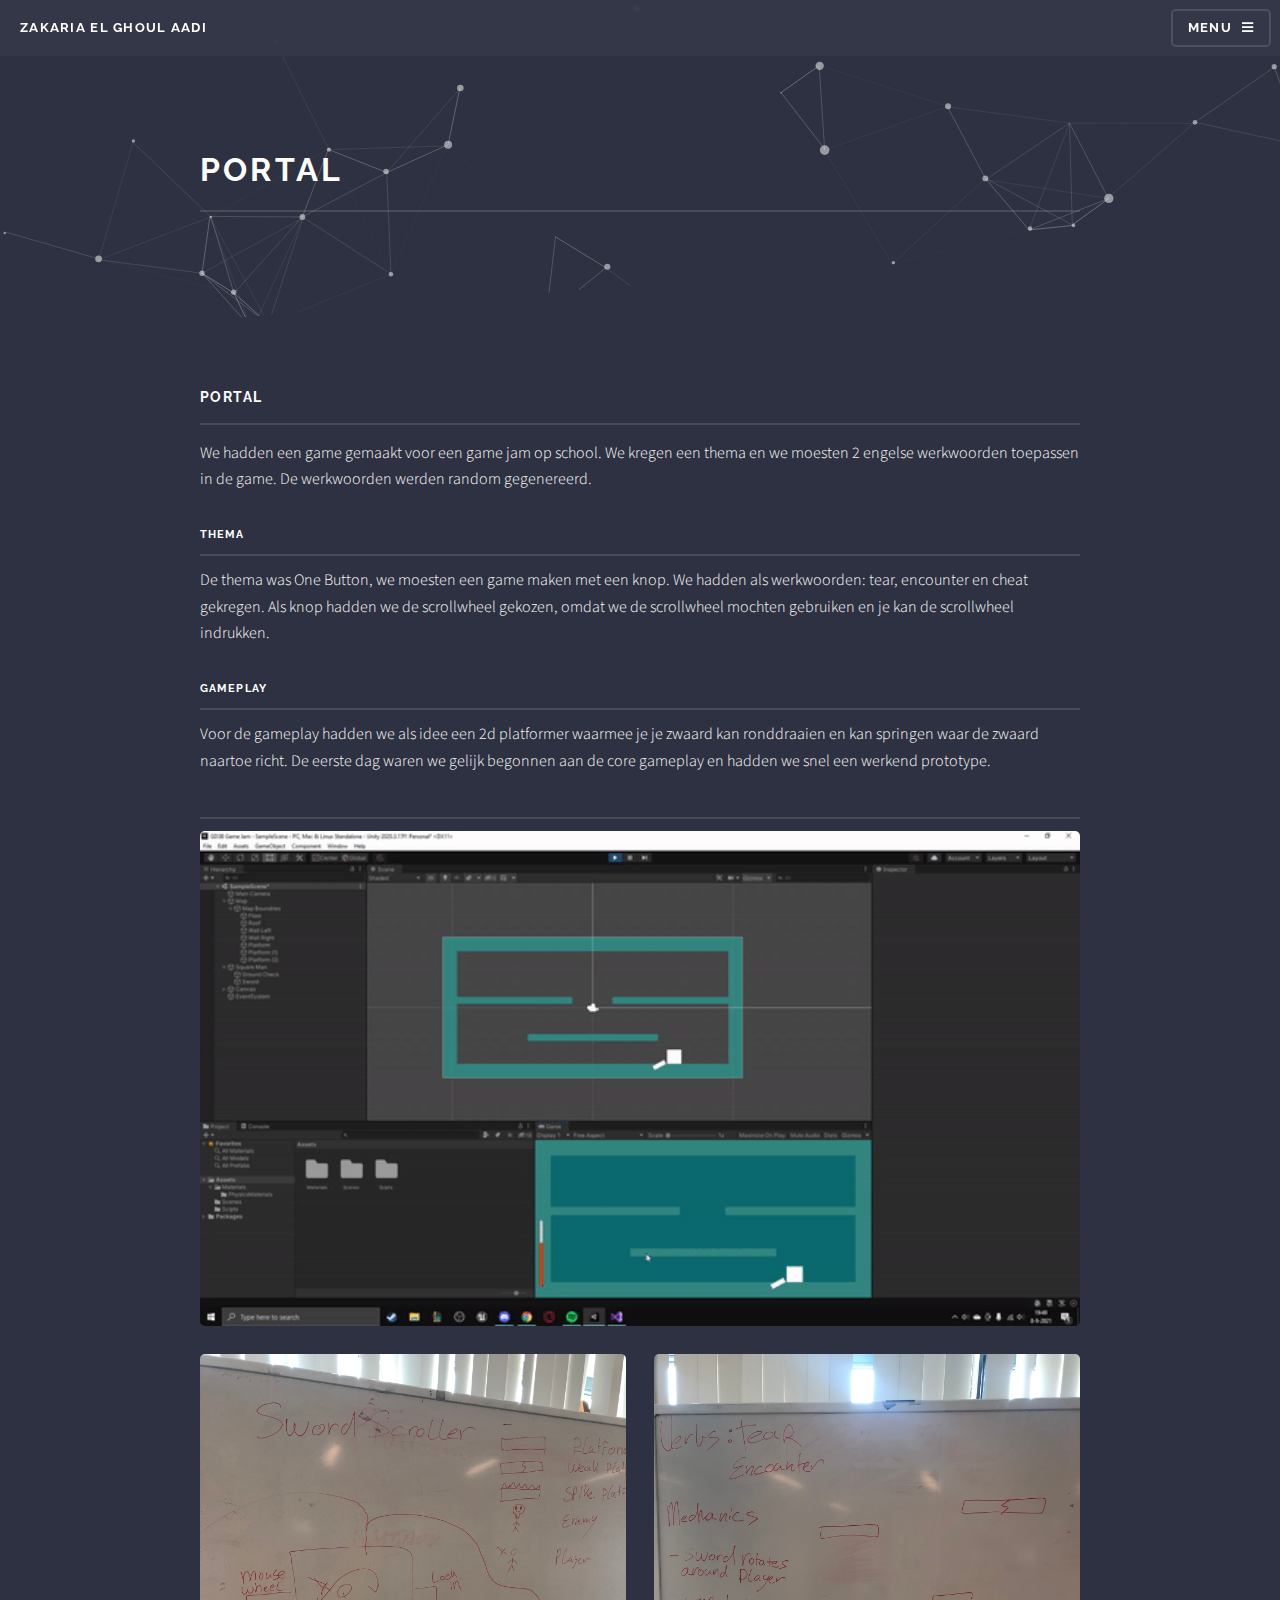
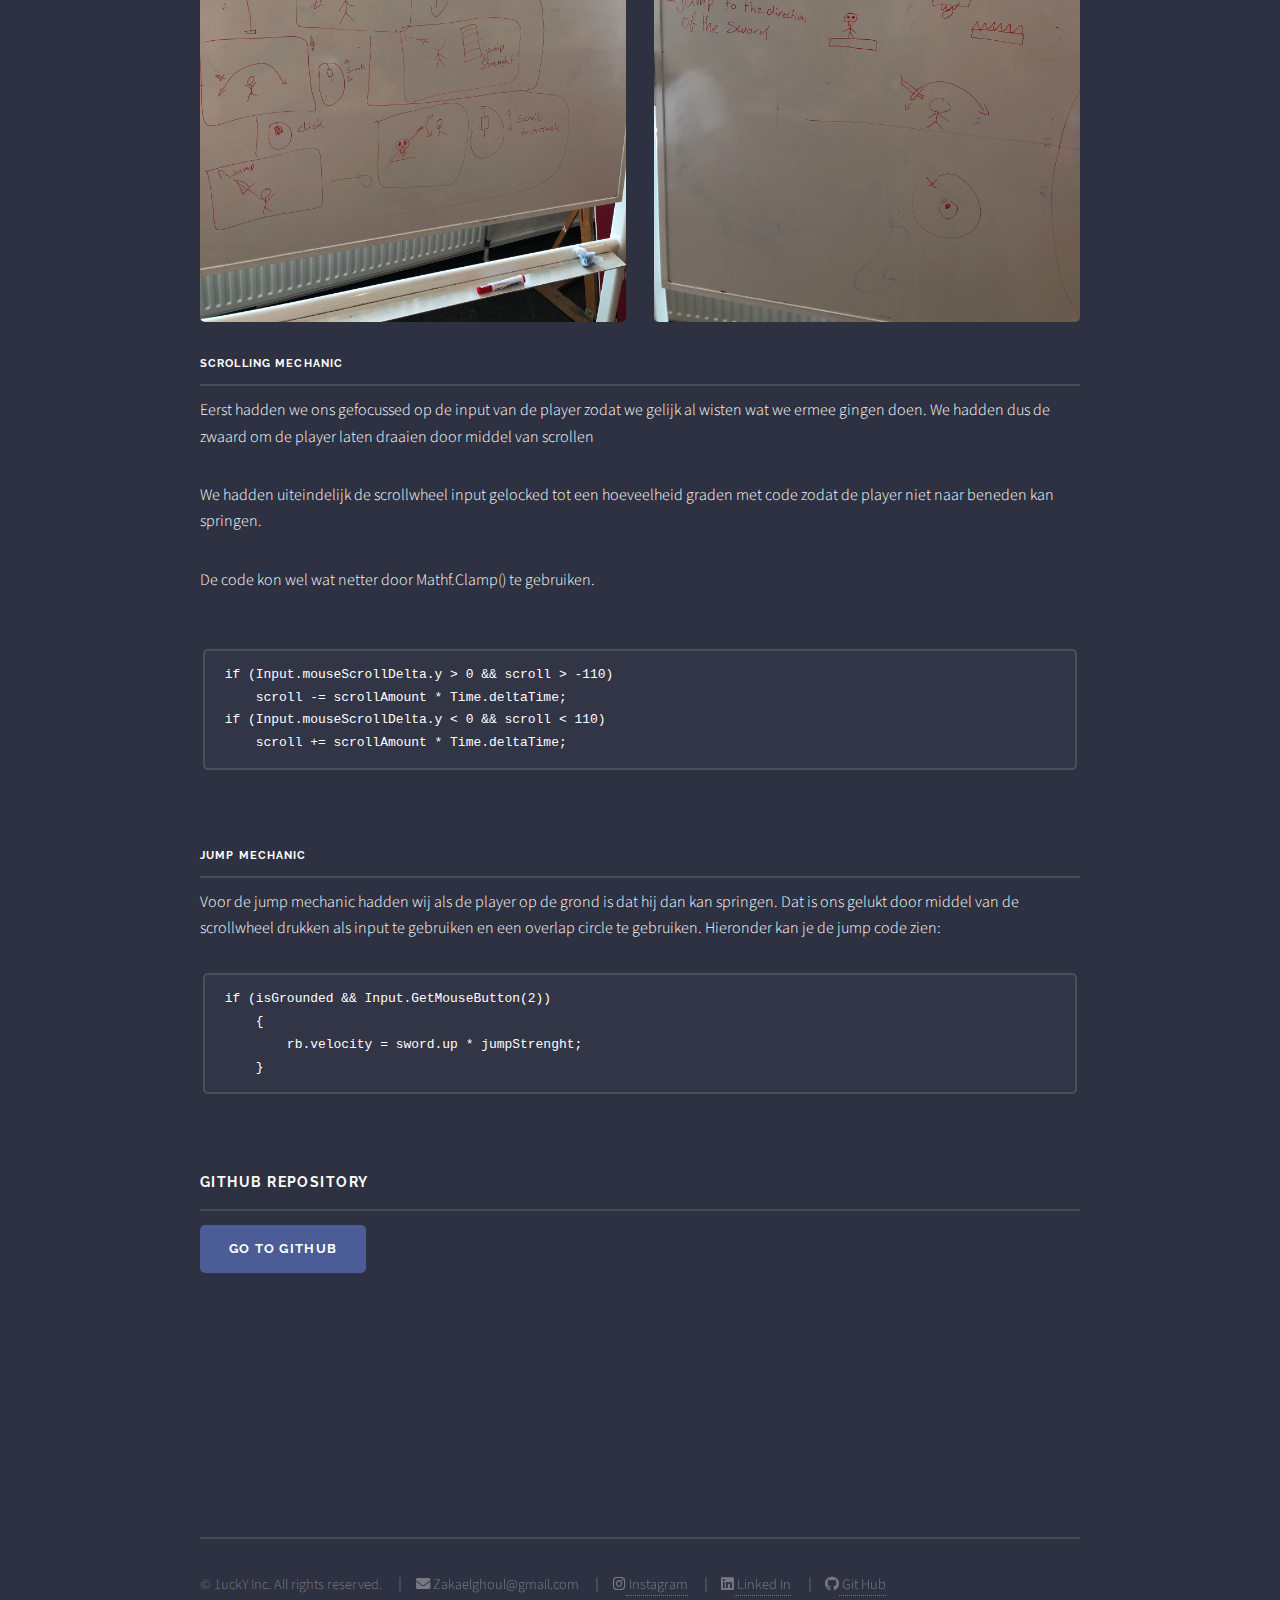
<file: WVO-PORTOFOLIO/Portal.html>
<!DOCTYPE HTML>
<html>

<head>
	<title>Zakaria El Ghoul Aadi --Portal</title>
	<meta charset="utf-8" />
	<meta name="viewport" content="width=device-width, initial-scale=1, user-scalable=no" />
	<link rel="stylesheet" href="assets/css/main.css" />
	<noscript>
		<link rel="stylesheet" href="assets/css/noscript.css" />
	</noscript>
</head>

<body class="is-preload">
	<!-- particles.js container -->
	<div id="particles-js"></div>

	<!-- scripts -->
	<script src="particles.js"></script>
	<script src="app.js"></script>
	<!-- Page Wrapper -->
	<div id="page-wrapper">
		<a href="images/background.png"></a>
		<!-- Header -->
		<header id="header">
			<h1><a href="index.html">Zakaria El Ghoul Aadi</a></h1>
			<nav>
				<a href="#menu">Menu</a>
			</nav>
		</header>

		<!-- Menu -->
		<nav id="menu">
			<div class="inner">
				<h2>Menu</h2>
				<ul class="links">
					<li><a href="index.html">Home</a></li>
					<li><a href="Projects.html">Projects</a></li>
					<li><a href="AboutMe.html">Over Mij</a></li>
					<li><a href="Contact.html">Contact</a></li>
				</ul>
				<a href="#" class="close">Close</a>
			</div>
		</nav>

		<!-- Wrapper -->
		<section id="wrapper">
			<header>
				<div class="inner">
					<h2>PORTAL</h2>
				</div>
			</header>

			<!-- Content -->
			<div class="wrapper">
				<div class="inner">

					<h3 class="major">PORTAL</h3>
					<p>We hadden een game gemaakt voor een game jam op school. We kregen een thema en we moesten 2
						engelse werkwoorden toepassen in de game. De werkwoorden werden random gegenereerd. </p>
					<h4 class="major">Thema</h4>
					<p>De thema was One Button, we moesten een game maken met een knop. We hadden als werkwoorden: tear,
						encounter en cheat gekregen. Als knop hadden we de scrollwheel gekozen, omdat we de scrollwheel
						mochten gebruiken en je kan de scrollwheel indrukken. </p>
					<h4 class="major">Gameplay</h4>
					<p>Voor de gameplay hadden we als idee een 2d platformer waarmee je je zwaard kan ronddraaien en kan
						springen waar de zwaard naartoe richt. De eerste dag waren we gelijk begonnen aan de core
						gameplay en hadden we snel een werkend prototype. </p>
					<h4 class="major"></h4>
					<div class="box alt">
						<div class="row gtr-uniform">
							<div class="col-12">
								<span class="image fit">
									<img src="images/ezgif.com-gif-maker.gif" alt="">
								</span>
							</div>
							<div class="col-6">
								<span class="image fit">
									<img src="images/IMG_3402.jpg" alt="">
								</span>
							</div>
							<div class="col-6">
								<span class="image fit">
									<img src="images/IMG_3403.jpg" alt="">
								</span>
							</div>
						</div>
					</div>
					<h4 class="major">Scrolling mechanic</h4>
					<p>Eerst hadden we ons gefocussed op de input van de player zodat we gelijk al wisten wat we ermee
						gingen doen. We hadden dus de zwaard om de player laten draaien door middel van scrollen</p>
					<p>We hadden uiteindelijk de scrollwheel input gelocked tot een hoeveelheid graden met code zodat de
						player niet naar beneden kan springen.</p>
					<p> De code kon wel wat netter door Mathf.Clamp() te gebruiken.</p>
					<pre>
                        <code>if (Input.mouseScrollDelta.y > 0 && scroll > -110)
    scroll -= scrollAmount * Time.deltaTime;
if (Input.mouseScrollDelta.y < 0 && scroll < 110)
    scroll += scrollAmount * Time.deltaTime;</code>
                    </pre>
					<h4 class="major">Jump mechanic</h4>
					<p>Voor de jump mechanic hadden wij als de player op de grond is dat hij dan kan springen. Dat is
						ons gelukt door middel van de scrollwheel drukken als input te gebruiken en een overlap circle
						te gebruiken. Hieronder kan je de jump code zien:</p>
					<pre>
<code>if (isGrounded && Input.GetMouseButton(2))
    {
        rb.velocity = sword.up * jumpStrenght;
    }    
</code>
                    </pre>
					<h3 class="major">GitHub repository</h3>
					<a href="https://github.com/Zakaria-ElGhoul/Discord-Bot" class="button primary">Go to github</a>
				</div>
			</div>
	</div>

	</section>

	<!-- Footer -->
	<section id="footer">
		<div class="inner">
			<ul class="copyright">
				<li>&copy; 1uckY Inc. All rights reserved.</li>
				<li class="icon solid fa-envelope">  Zakaelghoul@gmail.com</li>
				<li class="icon brands fa-instagram"><a
						href="https://www.instagram.com/s4l_1ucky/">  Instagram</a></li>
				<li class="icon brands fa-linkedin"><a
						href="https://www.linkedin.com/in/zakaria-el-ghoul-aadi-518a3420a/"> Linked
						In</a></li>
				<li class="icon brands fa-github"><a href="https://github.com/Zakaria-ElGhoul">  Git
						Hub</a></li>
			</ul>
		</div>
	</section>

	</div>

	<!-- Scripts -->
	<script src="assets/js/jquery.min.js"></script>
	<script src="assets/js/jquery.scrollex.min.js"></script>
	<script src="assets/js/browser.min.js"></script>
	<script src="assets/js/breakpoints.min.js"></script>
	<script src="assets/js/util.js"></script>
	<script src="assets/js/main.js"></script>

</body>

</html>
</file>
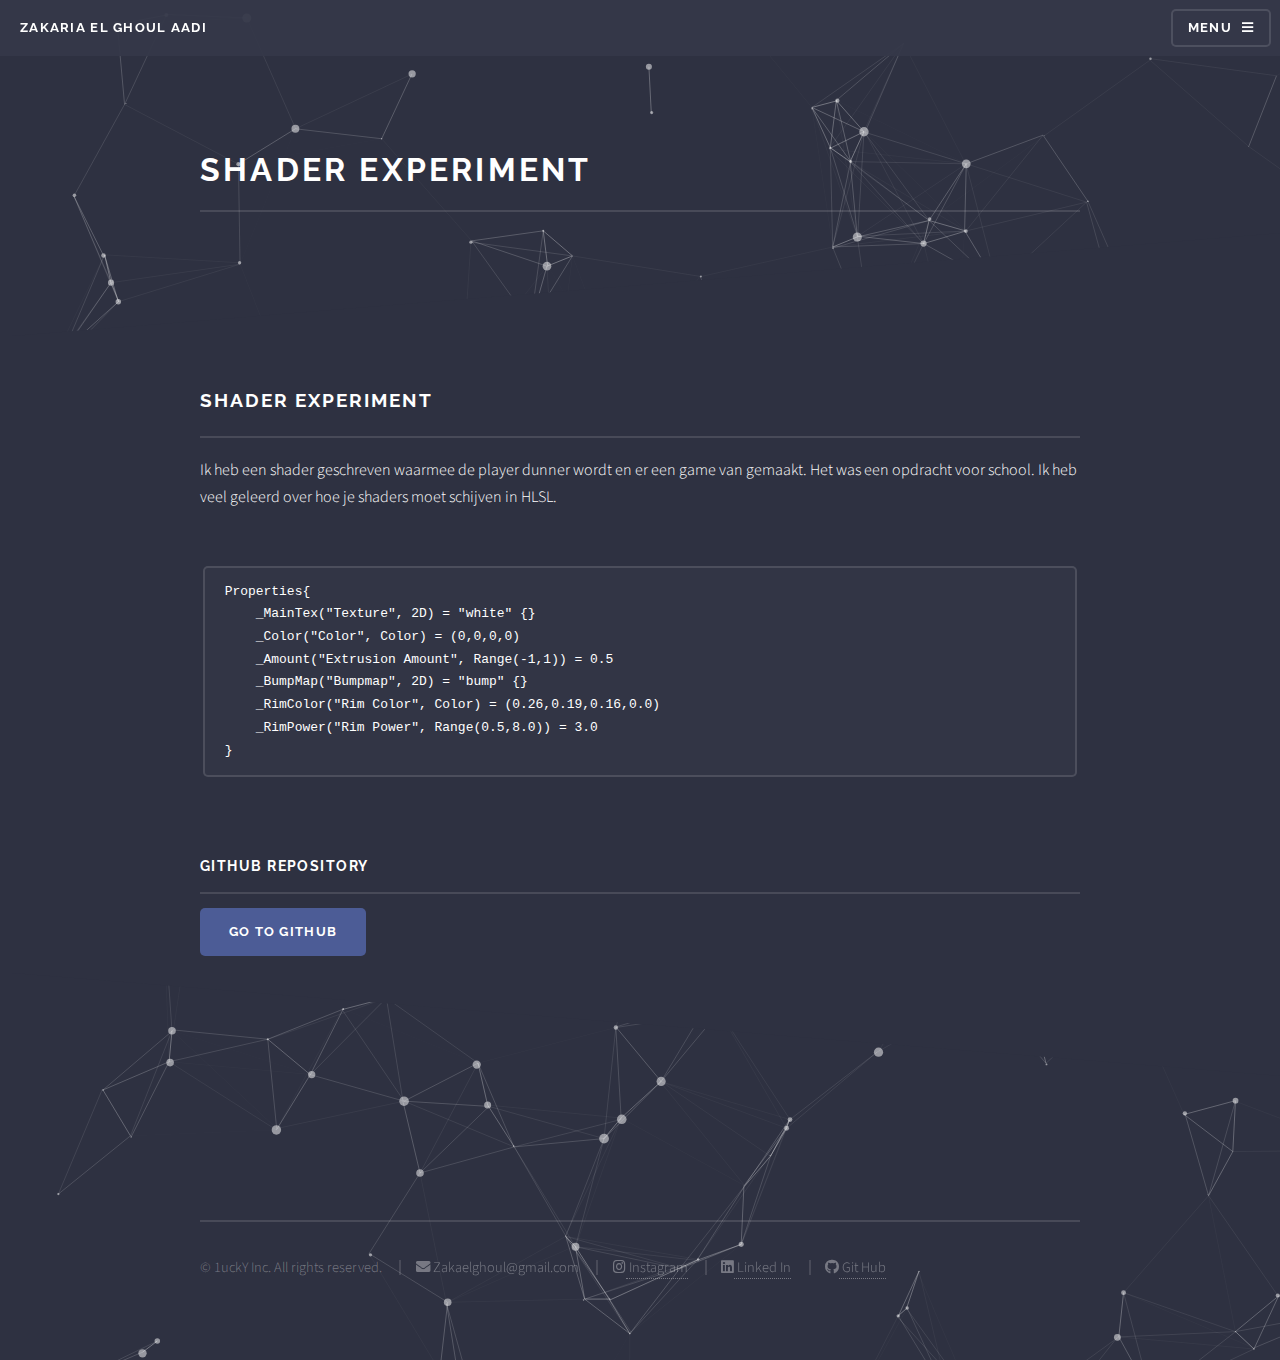
<file: WVO-PORTOFOLIO/shader.html>
<!DOCTYPE HTML>
<html>
<head>
    <title>Zakaria El Ghoul Aadi --Portal</title>
    <meta charset="utf-8" />
    <meta name="viewport" content="width=device-width, initial-scale=1, user-scalable=no" />
    <link rel="stylesheet" href="assets/css/main.css" />
    <noscript>
        <link rel="stylesheet" href="assets/css/noscript.css" />
    </noscript>
</head>

<body class="is-preload">
    <!-- particles.js container -->
    <div id="particles-js"></div>
    <!-- scripts -->
    <script src="particles.js"></script>
    <script src="app.js"></script>
    <!-- Page Wrapper -->
    <div id="page-wrapper">
        <a href="images/background.png"></a>
        <!-- Header -->
        <header id="header">
            <h1><a href="index.html">Zakaria El Ghoul Aadi</a></h1>
            <nav>
                <a href="#menu">Menu</a>
            </nav>
        </header>

        <!-- Menu -->
        <nav id="menu">
            <div class="inner">
                <h2>Menu</h2>
                <ul class="links">
                    <li><a href="index.html">Home</a></li>
                    <li><a href="Projects.html">Projects</a></li>
                    <li><a href="AboutMe.html">Over Mij</a></li>
                    <li><a href="Contact.html">Contact</a></li>
                </ul>
                <a href="#" class="close">Close</a>
            </div>
        </nav>

        <!-- Wrapper -->
        <section id="wrapper">
            <header>
                <div class="inner">
                    <h2>Shader Experiment</h2>
                </div>
            </header>
            <!-- Content -->
            <div class="wrapper">
                <div class="inner">
                    <h2 class="major">Shader Experiment</h2>
                    <p>Ik heb een shader geschreven waarmee de player dunner wordt en er een game van gemaakt. Het was een opdracht voor school. Ik heb veel geleerd over hoe je shaders moet schijven in HLSL.</p>
                    <pre>
                        <code>Properties{
    _MainTex("Texture", 2D) = "white" {}
    _Color("Color", Color) = (0,0,0,0)
    _Amount("Extrusion Amount", Range(-1,1)) = 0.5
    _BumpMap("Bumpmap", 2D) = "bump" {}
    _RimColor("Rim Color", Color) = (0.26,0.19,0.16,0.0)
    _RimPower("Rim Power", Range(0.5,8.0)) = 3.0
}</code>
                    </pre>
                    <h3 class="major">GitHub repository</h3>
                    <a href="https://github.com/Zakaria-ElGhoul/Shader_Experiment" class="button primary">Go to github</a>
                </div>
            </div>
        </section>

        <!-- Footer -->
        <section id="footer">
            <div class="inner">
				<ul class="copyright">
					<li>&copy; 1uckY Inc. All rights reserved.</li>
					<li class="icon solid fa-envelope">  Zakaelghoul@gmail.com</li>
					<li class="icon brands fa-instagram"><a
							href="https://www.instagram.com/s4l_1ucky/">  Instagram</a></li>
					<li class="icon brands fa-linkedin"><a
							href="https://www.linkedin.com/in/zakaria-el-ghoul-aadi-518a3420a/"> Linked
							In</a></li>
					<li class="icon brands fa-github"><a href="https://github.com/Zakaria-ElGhoul">  Git
							Hub</a></li>
				</ul>
            </div>
        </section>

    </div>

    <!-- Scripts -->
    <script src="assets/js/jquery.min.js"></script>
    <script src="assets/js/jquery.scrollex.min.js"></script>
    <script src="assets/js/browser.min.js"></script>
    <script src="assets/js/breakpoints.min.js"></script>
    <script src="assets/js/util.js"></script>
    <script src="assets/js/main.js"></script>

</body>

</html>
</file>
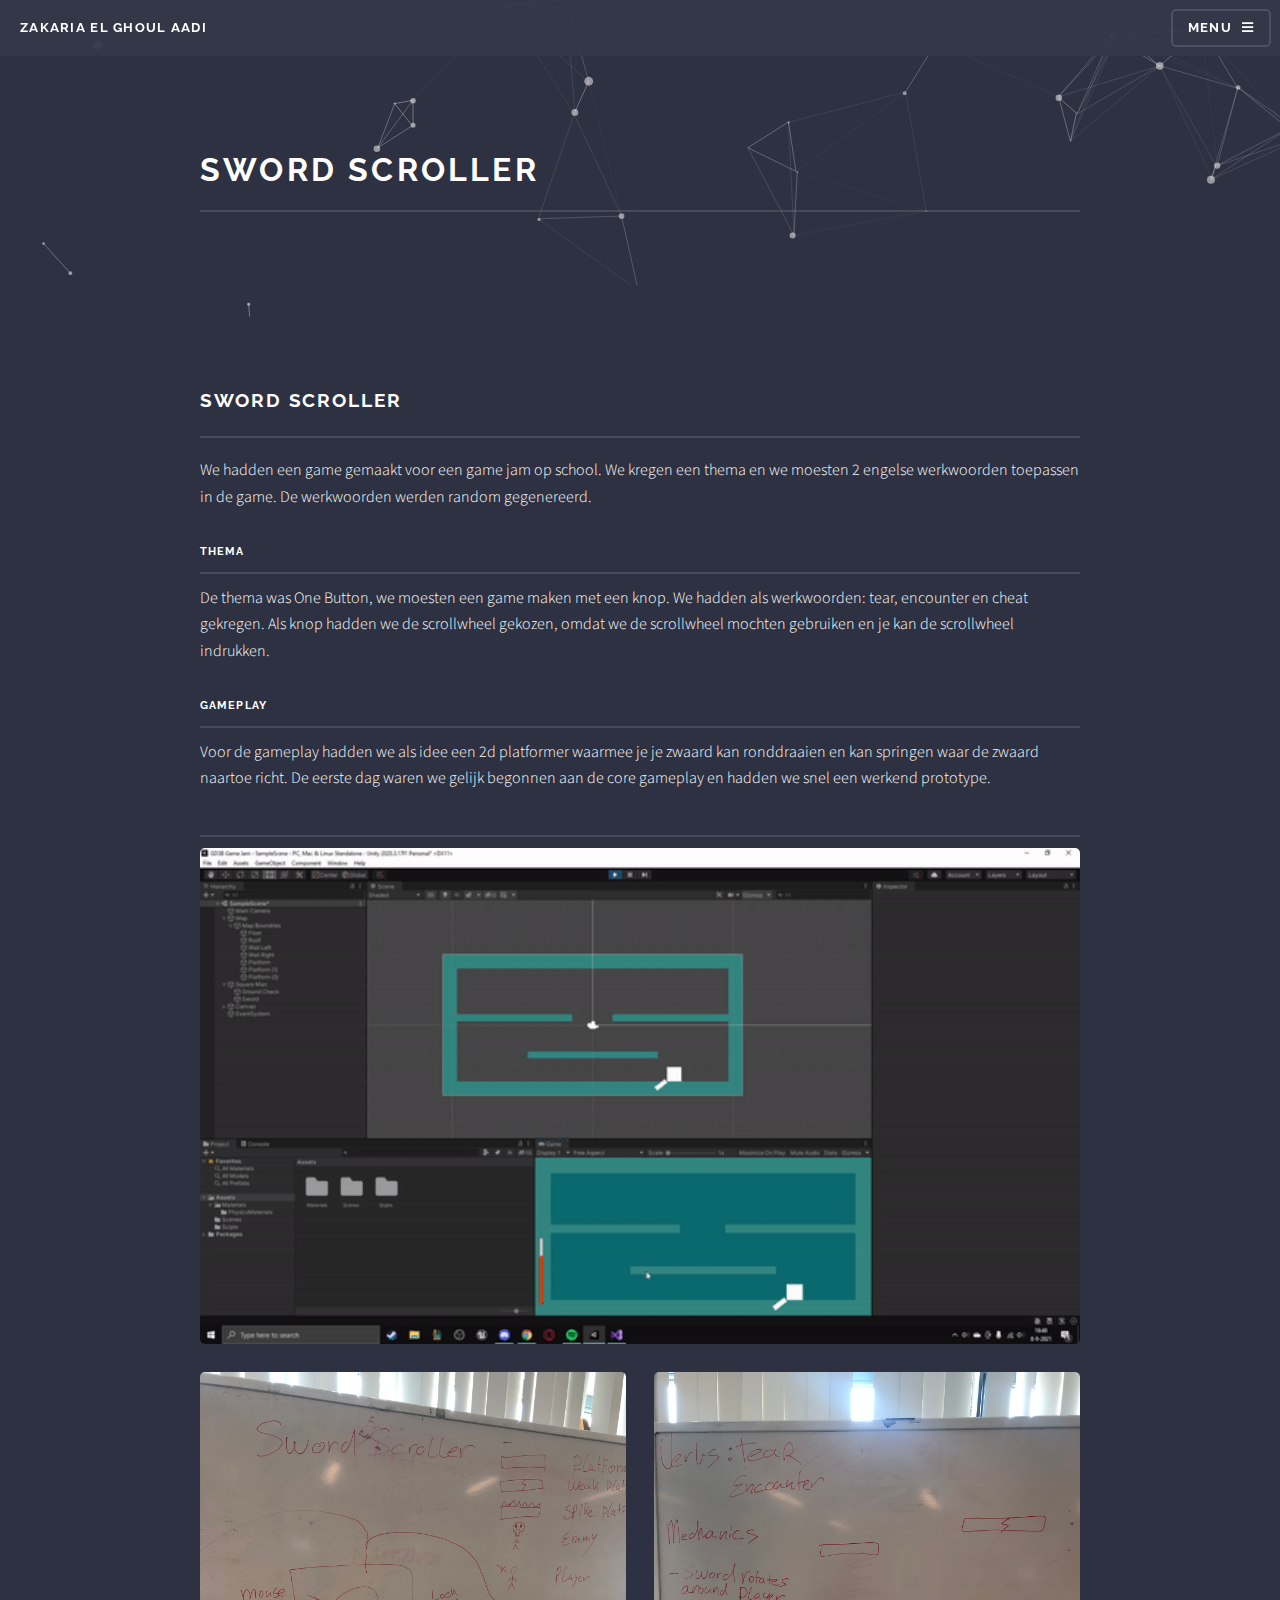
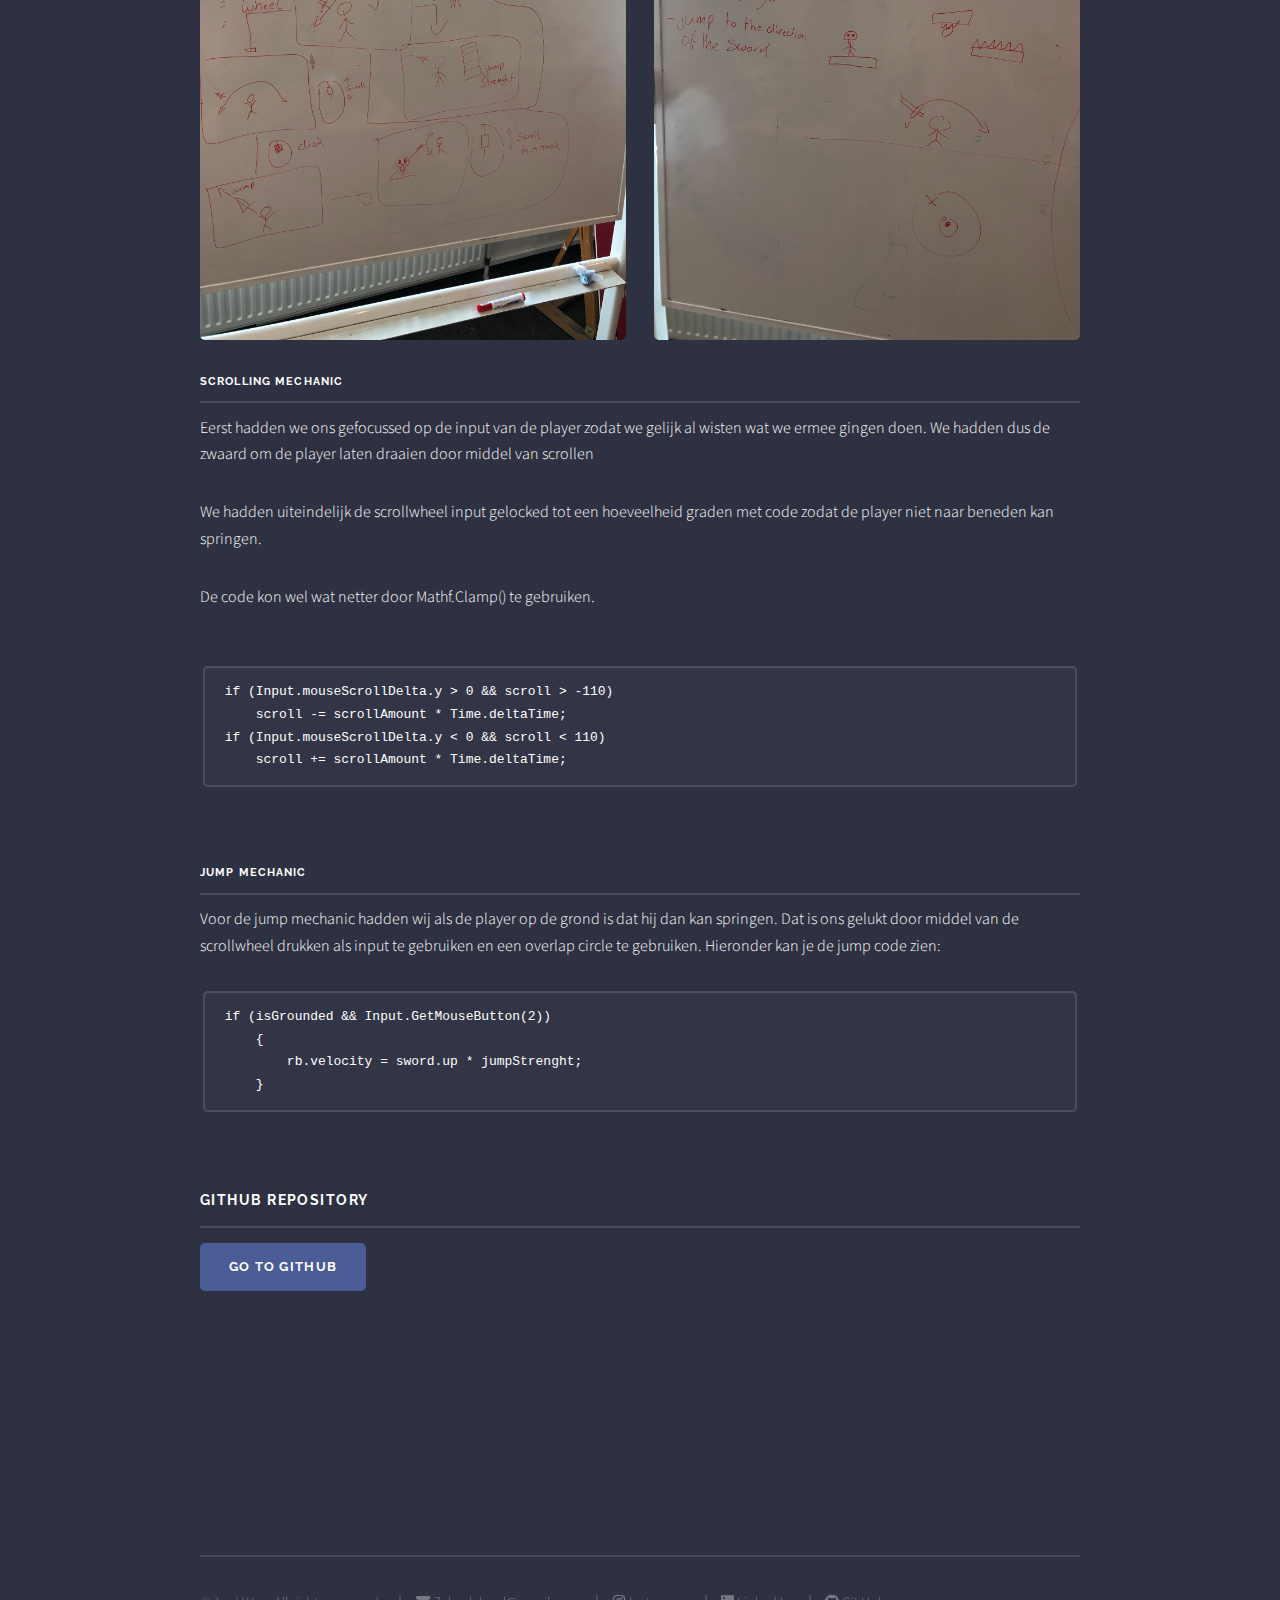
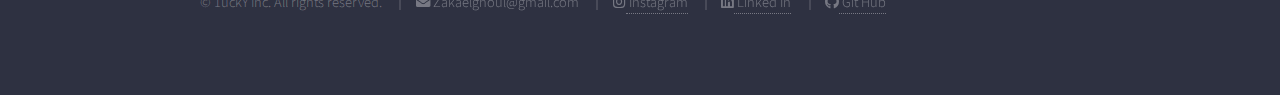
<file: WVO-PORTOFOLIO/swordscroller.html>
<!DOCTYPE HTML>
<html>

<head>
    <title>Zakaria El Ghoul Aadi --Portal</title>
    <meta charset="utf-8" />
    <meta name="viewport" content="width=device-width, initial-scale=1, user-scalable=no" />
    <link rel="stylesheet" href="assets/css/main.css" />
    <noscript>
        <link rel="stylesheet" href="assets/css/noscript.css" />
    </noscript>
</head>

<body class="is-preload">
    <!-- particles.js container -->
    <div id="particles-js"></div>

    <!-- scripts -->
    <script src="particles.js"></script>
    <script src="app.js"></script>
    <!-- Page Wrapper -->
    <div id="page-wrapper">
        <a href="images/background.png"></a>
        <!-- Header -->
        <header id="header">
            <h1><a href="index.html">Zakaria El Ghoul Aadi</a></h1>
            <nav>
                <a href="#menu">Menu</a>
            </nav>
        </header>

        <!-- Menu -->
        <nav id="menu">
            <div class="inner">
                <h2>Menu</h2>
                <ul class="links">
                    <li><a href="index.html">Home</a></li>
                    <li><a href="Projects.html">Projects</a></li>
                    <li><a href="AboutMe.html">Over Mij</a></li>
                    <li><a href="Contact.html">Contact</a></li>
                </ul>
                <a href="#" class="close">Close</a>
            </div>
        </nav>

        <!-- Wrapper -->
        <section id="wrapper">
            <header>
                <div class="inner">
                    <h2>Sword Scroller</h2>
                </div>
            </header>

            <!-- Content -->
            <div class="wrapper">
                <div class="inner">
                    <h2 class="major">Sword Scroller</h2>
                    <p>We hadden een game gemaakt voor een game jam op school. We kregen een thema en we moesten 2
                        engelse werkwoorden toepassen in de game. De werkwoorden werden random gegenereerd. </p>
                    <h4 class="major">Thema</h4>
                    <p>De thema was One Button, we moesten een game maken met een knop. We hadden als werkwoorden: tear,
                        encounter en cheat gekregen. Als knop hadden we de scrollwheel gekozen, omdat we de scrollwheel
                        mochten gebruiken en je kan de scrollwheel indrukken. </p>
                    <h4 class="major">Gameplay</h4>
                    <p>Voor de gameplay hadden we als idee een 2d platformer waarmee je je zwaard kan ronddraaien en kan
                        springen waar de zwaard naartoe richt. De eerste dag waren we gelijk begonnen aan de core
                        gameplay en hadden we snel een werkend prototype. </p>
                    <h4 class="major"></h4>
                    <div class="box alt">
                        <div class="row gtr-uniform">
                            <div class="col-12">
                                <span class="image fit">
                                    <img src="images/ezgif.com-gif-maker.gif" alt="">
                                </span>
                            </div>
                            <div class="col-6">
                                <span class="image fit">
                                    <img src="images/IMG_3402.jpg" alt="">
                                </span>
                            </div>
                            <div class="col-6">
                                <span class="image fit">
                                    <img src="images/IMG_3403.jpg" alt="">
                                </span>
                            </div>
                        </div>
                    </div>
                    <h4 class="major">Scrolling mechanic</h4>
                    <p>Eerst hadden we ons gefocussed op de input van de player zodat we gelijk al wisten wat we ermee
                        gingen doen. We hadden dus de zwaard om de player laten draaien door middel van scrollen</p>
                    <p>We hadden uiteindelijk de scrollwheel input gelocked tot een hoeveelheid graden met code zodat de
                        player niet naar beneden kan springen.</p>
                    <p> De code kon wel wat netter door Mathf.Clamp() te gebruiken.</p>
                    <pre>
                        <code>if (Input.mouseScrollDelta.y > 0 && scroll > -110)
    scroll -= scrollAmount * Time.deltaTime;
if (Input.mouseScrollDelta.y < 0 && scroll < 110)
    scroll += scrollAmount * Time.deltaTime;</code>
                    </pre>
                    <h4 class="major">Jump mechanic</h4>
                    <p>Voor de jump mechanic hadden wij als de player op de grond is dat hij dan kan springen. Dat is
                        ons gelukt door middel van de scrollwheel drukken als input te gebruiken en een overlap circle
                        te gebruiken. Hieronder kan je de jump code zien:</p>
                    <pre>
<code>if (isGrounded && Input.GetMouseButton(2))
    {
        rb.velocity = sword.up * jumpStrenght;
    }    
</code>
                    </pre>
                    <h3 class="major">GitHub repository</h3>
					<a href="https://github.com/Zakaria-ElGhoul/GD3B-Game-Jam" class="button primary">Go to github</a>
                </div>
            </div>
        </section>

        <!-- Footer -->
        <section id="footer">
            <div class="inner">
				<ul class="copyright">
					<li>&copy; 1uckY Inc. All rights reserved.</li>
					<li class="icon solid fa-envelope">  Zakaelghoul@gmail.com</li>
					<li class="icon brands fa-instagram"><a
							href="https://www.instagram.com/s4l_1ucky/">  Instagram</a></li>
					<li class="icon brands fa-linkedin"><a
							href="https://www.linkedin.com/in/zakaria-el-ghoul-aadi-518a3420a/"> Linked
							In</a></li>
					<li class="icon brands fa-github"><a href="https://github.com/Zakaria-ElGhoul">  Git
							Hub</a></li>
				</ul>
            </div>
        </section>

    </div>

    <!-- Scripts -->
    <script src="assets/js/jquery.min.js"></script>
    <script src="assets/js/jquery.scrollex.min.js"></script>
    <script src="assets/js/browser.min.js"></script>
    <script src="assets/js/breakpoints.min.js"></script>
    <script src="assets/js/util.js"></script>
    <script src="assets/js/main.js"></script>

</body>

</html>
</file>
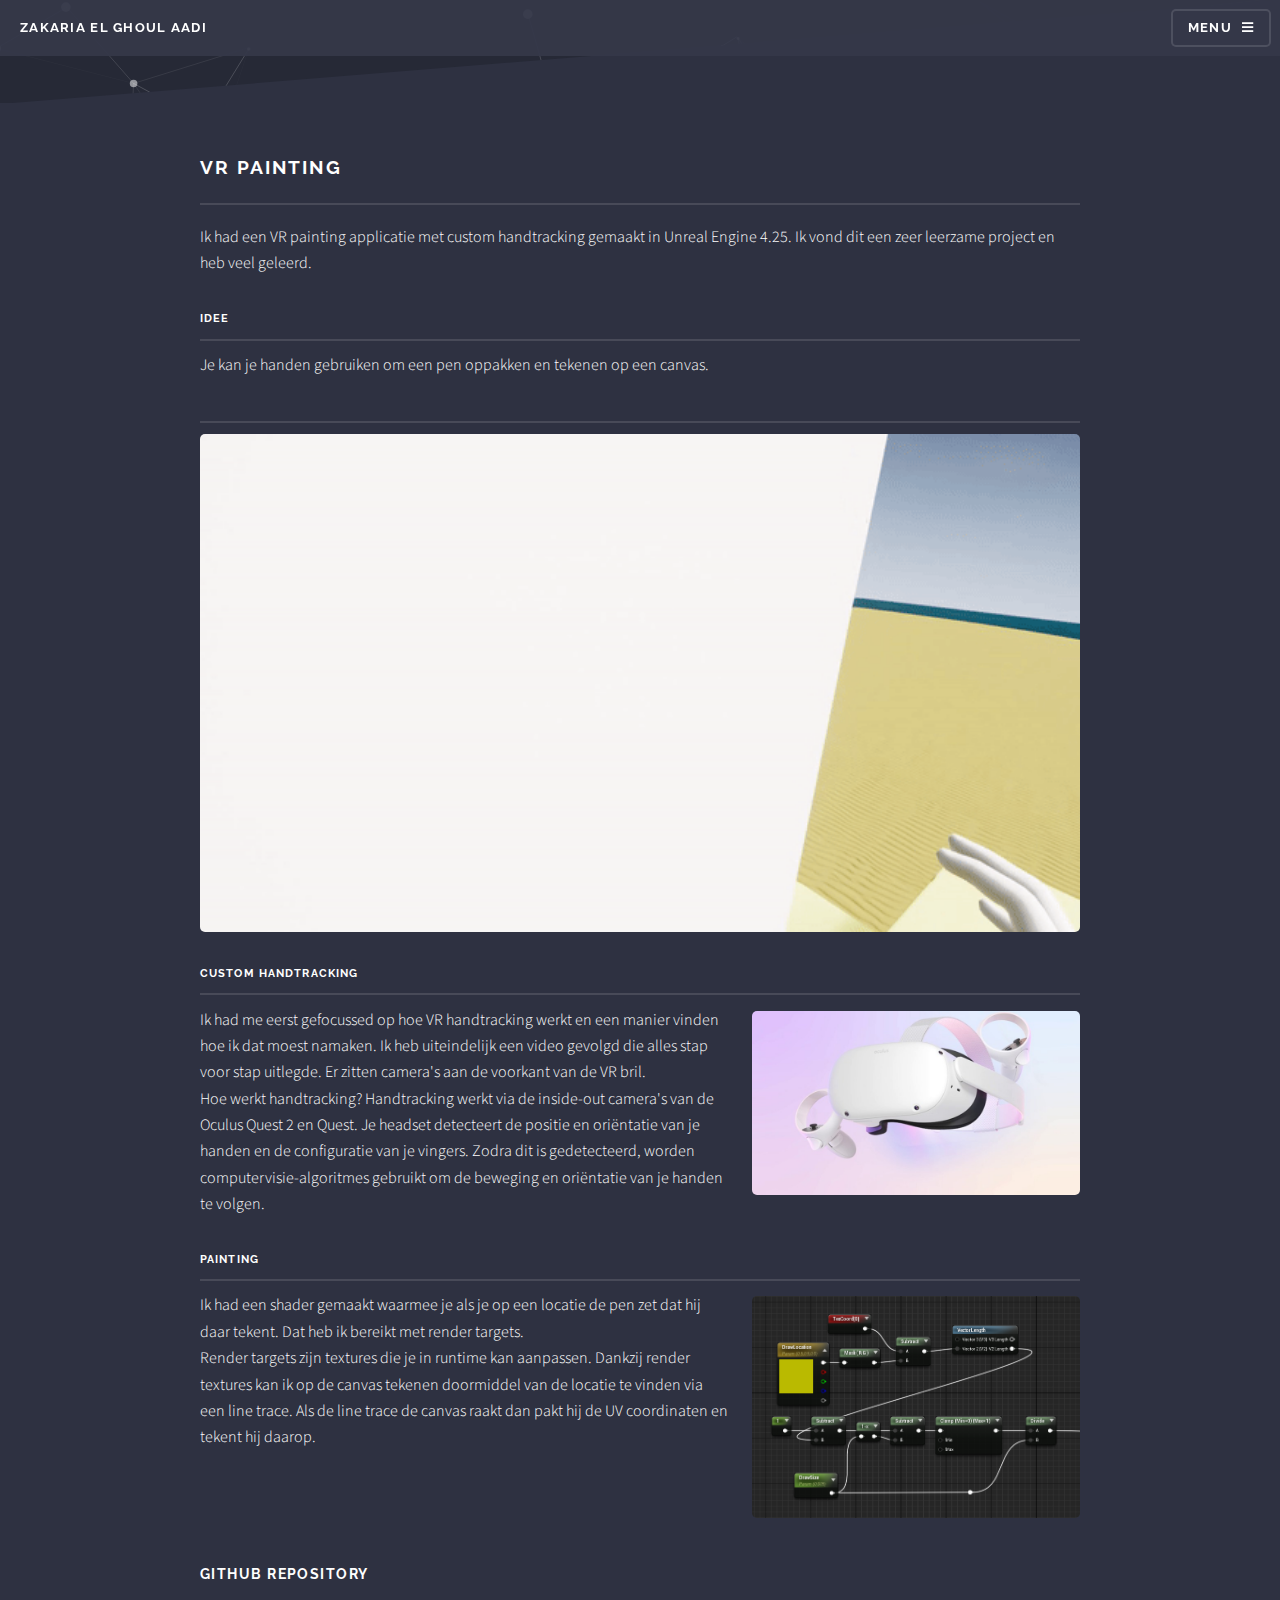
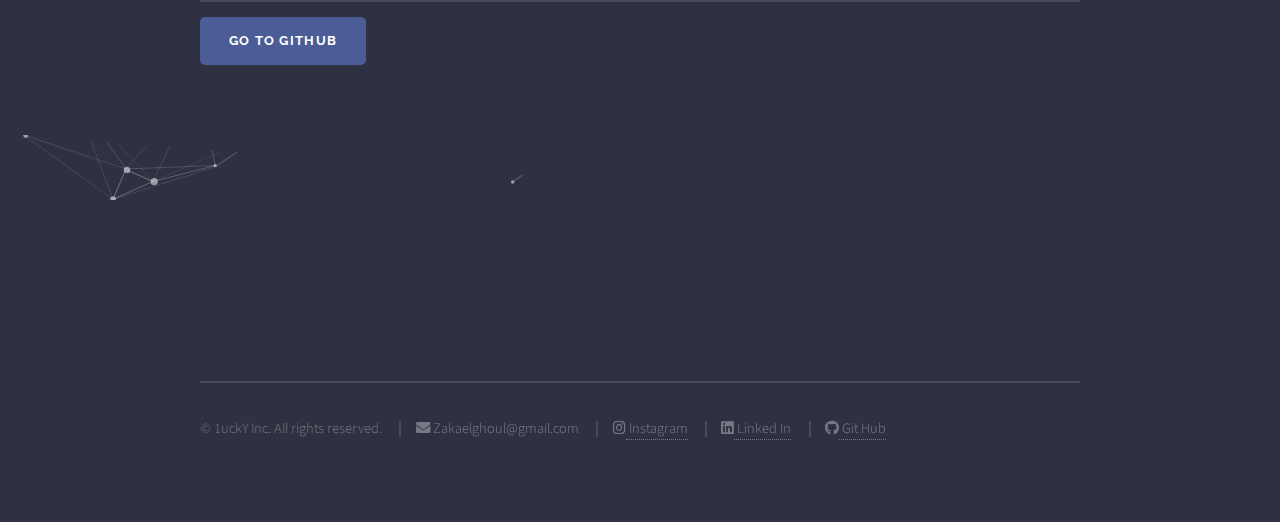
<file: WVO-PORTOFOLIO/vrpaint.html>
<!DOCTYPE HTML>
<html>

<head>
    <title>Zakaria El Ghoul Aadi --Portal</title>
    <meta charset="utf-8" />
    <meta name="viewport" content="width=device-width, initial-scale=1, user-scalable=no" />
    <link rel="stylesheet" href="assets/css/main.css" />
    <noscript>
        <link rel="stylesheet" href="assets/css/noscript.css" />
    </noscript>
</head>

<body class="is-preload">
    <!-- particles.js container -->
    <div id="particles-js"></div>

    <!-- scripts -->
    <script src="particles.js"></script>
    <script src="app.js"></script>
    <!-- Page Wrapper -->
    <div id="page-wrapper">
        <a href="images/background.png"></a>
        <!-- Header -->
        <header id="header">
            <h1><a href="index.html">Zakaria El Ghoul Aadi</a></h1>
            <nav>
                <a href="#menu">Menu</a>
            </nav>
        </header>

        <!-- Menu -->
        <nav id="menu">
            <div class="inner">
                <h2>Menu</h2>
                <ul class="links">
                    <li><a href="index.html">Home</a></li>
                    <li><a href="Projects.html">Projects</a></li>
                    <li><a href="AboutMe.html">Over Mij</a></li>
                    <li><a href="Contact.html">Contact</a></li>
                </ul>
                <a href="#" class="close">Close</a>
            </div>
        </nav>

        <!-- Wrapper -->
        <div class="wrapper">
            <div class="inner">
                <h2 class="major">VR painting</h2>
                <p>Ik had een VR painting applicatie met custom handtracking gemaakt in Unreal Engine 4.25. Ik vond dit een zeer leerzame project en heb veel geleerd.</p>
                <h4 class="major">idee</h4>
                <p>Je kan je handen gebruiken om een pen oppakken en tekenen op een canvas.</p>
                <h4 class="major"></h4>
                <div class="box alt">
                    <div class="row gtr-uniform">
                        <div class="col-12">
                            <span class="image fit">
                                <img src="images/Picture2.gif" alt="">
                            </span>
                        </div>
                    </div>
                </div>
                <h4 class="major">Custom handtracking</h4>
                <p><span class="image right"><img src="images/oculus-quest-2.jpg" alt="" /></span>Ik had me eerst gefocussed op hoe VR handtracking werkt en een manier vinden hoe ik dat moest namaken. Ik heb uiteindelijk een video gevolgd die alles stap voor stap uitlegde. Er zitten camera's aan de voorkant van de VR bril.<br>Hoe werkt handtracking? Handtracking werkt via de inside-out camera's van de Oculus Quest 2 en Quest. Je headset detecteert de positie en oriëntatie van je handen en de configuratie van je vingers. Zodra dit is gedetecteerd, worden computervisie-algoritmes gebruikt om de beweging en oriëntatie van je handen te volgen.</p>
                <h4 class="major">Painting</h4>
                <p><span class="image right"><img src="images/rt.png" alt="" /></span>Ik had een shader gemaakt waarmee je als je op een locatie de pen zet dat hij daar tekent. Dat heb ik bereikt met render targets. <br> Render targets zijn textures die je in runtime kan aanpassen. Dankzij render textures kan ik op de canvas tekenen doormiddel van de locatie te vinden via een line trace. Als de line trace de canvas raakt dan pakt hij de UV coordinaten en tekent hij daarop. <br> <br> <br> <br></p>
                <h3 class="major">GitHub repository</h3>
                <a href="https://github.com/Zakaria-ElGhoul/Discord-Bot" class="button primary">Go to github</a>
                <br>
                <br>
                <br>
            </div>
        </div>
    </section>

    <!-- Footer -->
    <section id="footer">
        <div class="inner">
            <ul class="copyright">
                <li>&copy; 1uckY Inc. All rights reserved.</li>
                <li class="icon solid fa-envelope">  Zakaelghoul@gmail.com</li>
                <li class="icon brands fa-instagram"><a
                        href="https://www.instagram.com/s4l_1ucky/">  Instagram</a></li>
                <li class="icon brands fa-linkedin"><a
                        href="https://www.linkedin.com/in/zakaria-el-ghoul-aadi-518a3420a/"> Linked
                        In</a></li>
                <li class="icon brands fa-github"><a href="https://github.com/Zakaria-ElGhoul">  Git
                        Hub</a></li>
            </ul>
        </div>
    </section>

</div>

    <!-- Scripts -->
    <script src="assets/js/jquery.min.js"></script>
    <script src="assets/js/jquery.scrollex.min.js"></script>
    <script src="assets/js/browser.min.js"></script>
    <script src="assets/js/breakpoints.min.js"></script>
    <script src="assets/js/util.js"></script>
    <script src="assets/js/main.js"></script>

</body>

</html>
</file>
<file: WVO-PORTOFOLIO/assets/css/noscript.css>
/*
	Solid State by HTML5 UP
	html5up.net | @ajlkn
	Free for personal and commercial use under the CCA 3.0 license (html5up.net/license)
*/

/* Banner */

	body.is-preload #banner .logo {
		-moz-transform: none;
		-webkit-transform: none;
		-ms-transform: none;
		transform: none;
		opacity: 1;
	}

	body.is-preload #banner h2 {
		opacity: 1;
		-moz-transform: none;
		-webkit-transform: none;
		-ms-transform: none;
		transform: none;
		-moz-filter: none;
		-webkit-filter: none;
		-ms-filter: none;
		filter: none;
	}

	body.is-preload #banner p {
		opacity: 01;
		-moz-transform: none;
		-webkit-transform: none;
		-ms-transform: none;
		transform: none;
		-moz-filter: none;
		-webkit-filter: none;
		-ms-filter: none;
		filter: none;
	}
</file>
<file: WVO-PORTOFOLIO/assets/css/main.css>
@import url(fontawesome-all.min.css);
@import url("https://fonts.googleapis.com/css?family=Raleway:200,700|Source+Sans+Pro:300,600,300italic,600italic");

/*
	Solid State by HTML5 UP
	html5up.net | @ajlkn
	Free for personal and commercial use under the CCA 3.0 license (html5up.net/license)
*/

html, body, div, span, applet, object,
iframe, h1, h2, h3, h4, h5, h6, p, blockquote,
pre, a, abbr, acronym, address, big, cite,
code, del, dfn, em, img, ins, kbd, q, s, samp,
small, strike, strong, sub, sup, tt, var, b,
u, i, center, dl, dt, dd, ol, ul, li, fieldset,
form, label, legend, table, caption, tbody,
tfoot, thead, tr, th, td, article, aside,
canvas, details, embed, figure, figcaption,
footer, header, hgroup, menu, nav, output, ruby,
section, summary, time, mark, audio, video {
	margin: 0;
	padding: 0;
	border: 0;
	font-size: 100%;
	font: inherit;
	vertical-align: baseline;}

article, aside, details, figcaption, figure,
footer, header, hgroup, menu, nav, section {
	display: block;}
	
/* Particle Js*/
#particles-js canvas {
    display: block;
    vertical-align: bottom;
    -webkit-transform: scale(1);
    -ms-transform: scale(1);
    transform: scale(1);
    opacity: 1;
    -webkit-transition: opacity .8s ease, -webkit-transform 1.4s ease;
    transition: opacity .8s ease, transform 1.4s ease
}

#particles-js {
    width:  200%;
    height: 200%;
    position: fixed;
    z-index: 0;
    top: 0;
    left: 0
}
body {
	line-height: 1;
}

ol, ul {
	list-style: none;
}

blockquote, q {
	quotes: none;
}

	blockquote:before, blockquote:after, q:before, q:after {
		content: '';
		content: none;
	}

table {
	border-collapse: collapse;
	border-spacing: 0;
}

body {
	-webkit-text-size-adjust: none;
}

mark {
	background-color: transparent;
	color: inherit;
}

input::-moz-focus-inner {
	border: 0;
	padding: 0;
}

input, select, textarea {
	-moz-appearance: none;
	-webkit-appearance: none;
	-ms-appearance: none;
	appearance: none;
}
.arrowbox{
	position: absolute;
	top: 70%;
	left: 50%;
	transform: translate(-50%, -50%);
}
.arrowbox span{
	display: block;
	width: 40px;
	height: 40px;
	border-bottom: 1px solid #fff;
	border-right: 1px solid #fff;
	transform: rotate(45deg);
	margin: -10px;
	animation: animate 2s infinite;
}

.arrowbox span:nth-child(0)
{
	animation-delay: 0s;
}
.arrowbox span:nth-child(1)
{
	animation-delay: 0.2s;
}
.arrowbox span:nth-child(2)
{
	animation-delay: 0.1s;
}

@keyframes animate {
	0%
	{
		opacity: 0;
		transform:rotate(45deg) translate(-20px,-20px)
	}
	50%
	{
		opacity: 1;
	}
	100%
	{
		opacity: 0;
		transform:rotate(45deg) translate(20px,20px)
	}
}

/* Basic */

	@-ms-viewport {
		width: device-width;
	}

	body {
		-ms-overflow-style: scrollbar;
	}

	@media screen and (max-width: 480px) {

		html, body {
			min-width: 320px;
		}

	}

	html {
		scroll-behavior: smooth;
		box-sizing: border-box;
		height: 100%
	}

	*, *:before, *:after {
		box-sizing: inherit;
	}

	body {
		background-color: #262936;
		background-size: auto,
 cover;
		background-attachment: fixed,
 fixed;
		background-position: center,
 center;
	}

		body.is-preload *, body.is-preload *:before, body.is-preload *:after {
			-moz-animation: none !important;
			-webkit-animation: none !important;
			-ms-animation: none !important;
			animation: none !important;
			-moz-transition: none !important;
			-webkit-transition: none !important;
			-ms-transition: none !important;
			transition: none !important;
		}

/* Type */

	body, input, select, textarea {
		color: #ffffff;
		font-family: "Source Sans Pro", Helvetica, sans-serif;
		font-size: 16.5pt;
		font-weight: 300;
		line-height: 1.65;
	}

		@media screen and (max-width: 1680px) {

			body, input, select, textarea {
				font-size: 13pt;
			}

		}

		@media screen and (max-width: 1280px) {

			body, input, select, textarea {
				font-size: 12pt;
			}

		}

		@media screen and (max-width: 980px) {

			body, input, select, textarea {
				font-size: 12pt;
			}

		}

		@media screen and (max-width: 736px) {

			body, input, select, textarea {
				font-size: 12pt;
			}

		}

		@media screen and (max-width: 480px) {

			body, input, select, textarea {
				font-size: 12pt;
			}

		}

	a {
		-moz-transition: color 0.2s ease-in-out, border-bottom-color 0.2s ease-in-out;
		-webkit-transition: color 0.2s ease-in-out, border-bottom-color 0.2s ease-in-out;
		-ms-transition: color 0.2s ease-in-out, border-bottom-color 0.2s ease-in-out;
		transition: color 0.2s ease-in-out, border-bottom-color 0.2s ease-in-out;
		border-bottom: dotted 1px rgba(255, 255, 255, 0.35);
		color: #ffffff;
		text-decoration: none;
	}

		a:hover {
			border-bottom-color: transparent;
			color: #ffffff !important;
		}

		a.special:not(.button) {
			text-decoration: none;
			border-bottom: 0;
			display: block;
			font-family: Raleway, Helvetica, sans-serif;
			font-size: 0.8em;
			font-weight: 700;
			letter-spacing: 0.1em;
			margin: 0 0 2em 0;
			text-transform: uppercase;
		}

			a.special:not(.button):before {
				-moz-osx-font-smoothing: grayscale;
				-webkit-font-smoothing: antialiased;
				display: inline-block;
				font-style: normal;
				font-variant: normal;
				text-rendering: auto;
				line-height: 1;
				text-transform: none !important;
				font-family: 'Font Awesome 5 Free';
				font-weight: 900;
			}

			a.special:not(.button):before {
				-moz-transition: background-color 0.2s ease-in-out;
				-webkit-transition: background-color 0.2s ease-in-out;
				-ms-transition: background-color 0.2s ease-in-out;
				transition: background-color 0.2s ease-in-out;
				border-radius: 100%;
				border: solid 2px rgba(255, 255, 255, 0.125);
				content: '\f105';
				display: inline-block;
				font-size: 1.25em;
				height: 2em;
				line-height: 1.75em;
				margin-right: 0.85em;
				text-align: center;
				text-indent: 0.15em;
				vertical-align: middle;
				width: 2em;
			}

			a.special:not(.button):hover:before {
				background-color: rgba(255, 255, 255, 0.025);
			}

			a.special:not(.button):active:before {
				background-color: rgba(255, 255, 255, 0.075);
			}

	strong, b {
		color: #ffffff;
		font-weight: 600;
	}

	em, i {
		font-style: italic;
	}

	p {
		margin: 0 0 2em 0;
	}

	h1, h2, h3, h4, h5, h6 {
		color: #ffffff;
		font-family: Raleway, Helvetica, sans-serif;
		font-weight: 700;
		letter-spacing: 0.1em;
		margin: 0 0 1em 0;
		text-transform: uppercase;
	}

		h1 a, h2 a, h3 a, h4 a, h5 a, h6 a {
			color: inherit;
			text-decoration: none;
			border-bottom: 0;
		}

		h1 span, h2 span, h3 span, h4 span, h5 span, h6 span {
			font-weight: 200;
		}

		h1.major, h2.major, h3.major, h4.major, h5.major, h6.major {
			padding-bottom: 1em;
			border-bottom: solid 2px rgba(255, 255, 255, 0.125);
		}

	h2 {
		font-size: 1.2em;
	}

	h3 {
		font-size: 0.9em;
	}

	h4 {
		font-size: 0.7em;
	}

	h5 {
		font-size: 0.7em;
	}

	h6 {
		font-size: 0.7em;
	}

	@media screen and (max-width: 736px) {

		h2 {
			font-size: 1em;
		}

		h3 {
			font-size: 0.8em;
		}

	}

	sub {
		font-size: 0.8em;
		position: relative;
		top: 0.5em;
	}

	sup {
		font-size: 0.8em;
		position: relative;
		top: -0.5em;
	}

	blockquote {
		border-left: solid 4px rgba(255, 255, 255, 0.125);
		font-style: italic;
		margin: 0 0 2em 0;
		padding: 0.5em 0 0.5em 2em;
	}

	code {
		background: rgba(255, 255, 255, 0.025);
		border-radius: 5px;
		border: solid 2px rgba(255, 255, 255, 0.125);
		font-family: "Courier New", monospace;
		font-size: 0.9em;
		margin: 0 0.25em;
		padding: 0.25em 0.65em;
	}

	pre {
		-webkit-overflow-scrolling: touch;
		font-family: "Courier New", monospace;
		font-size: 0.9em;
		margin: 0 0 2em 0;
	}

		pre code {
			display: block;
			line-height: 1.75em;
			padding: 1em 1.5em;
			overflow-x: auto;
		}

	hr {
		border: 0;
		border-bottom: solid 2px rgba(255, 255, 255, 0.125);
		margin: 2.5em 0;
	}

		hr.major {
			margin: 4em 0;
		}

	.align-left {
		text-align: left;
	}

	.align-center {
		text-align: center;
	}

	.align-right {
		text-align: right;
	}

/* Row */

	.row {
		display: flex;
		flex-wrap: wrap;
		box-sizing: border-box;
		align-items: stretch;
	}

		.row > * {
			box-sizing: border-box;
		}

		.row.gtr-uniform > * > :last-child {
			margin-bottom: 0;
		}

		.row.aln-left {
			justify-content: flex-start;
		}

		.row.aln-center {
			justify-content: center;
		}

		.row.aln-right {
			justify-content: flex-end;
		}

		.row.aln-top {
			align-items: flex-start;
		}

		.row.aln-middle {
			align-items: center;
		}

		.row.aln-bottom {
			align-items: flex-end;
		}

		.row > .imp {
			order: -1;
		}

		.row > .col-1 {
			width: 8.33333%;
		}

		.row > .off-1 {
			margin-left: 8.33333%;
		}

		.row > .col-2 {
			width: 16.66667%;
		}

		.row > .off-2 {
			margin-left: 16.66667%;
		}

		.row > .col-3 {
			width: 25%;
		}

		.row > .off-3 {
			margin-left: 25%;
		}

		.row > .col-4 {
			width: 33.33333%;
		}

		.row > .off-4 {
			margin-left: 33.33333%;
		}

		.row > .col-5 {
			width: 41.66667%;
		}

		.row > .off-5 {
			margin-left: 41.66667%;
		}

		.row > .col-6 {
			width: 50%;
		}

		.row > .off-6 {
			margin-left: 50%;
		}

		.row > .col-7 {
			width: 58.33333%;
		}

		.row > .off-7 {
			margin-left: 58.33333%;
		}

		.row > .col-8 {
			width: 66.66667%;
		}

		.row > .off-8 {
			margin-left: 66.66667%;
		}

		.row > .col-9 {
			width: 75%;
		}

		.row > .off-9 {
			margin-left: 75%;
		}

		.row > .col-10 {
			width: 83.33333%;
		}

		.row > .off-10 {
			margin-left: 83.33333%;
		}

		.row > .col-11 {
			width: 91.66667%;
		}

		.row > .off-11 {
			margin-left: 91.66667%;
		}

		.row > .col-12 {
			width: 100%;
		}

		.row > .off-12 {
			margin-left: 100%;
		}

		.row.gtr-0 {
			margin-top: 0;
			margin-left: 0em;
		}

			.row.gtr-0 > * {
				padding: 0 0 0 0em;
			}

			.row.gtr-0.gtr-uniform {
				margin-top: 0em;
			}

				.row.gtr-0.gtr-uniform > * {
					padding-top: 0em;
				}

		.row.gtr-25 {
			margin-top: 0;
			margin-left: -0.4375em;
		}

			.row.gtr-25 > * {
				padding: 0 0 0 0.4375em;
			}

			.row.gtr-25.gtr-uniform {
				margin-top: -0.4375em;
			}

				.row.gtr-25.gtr-uniform > * {
					padding-top: 0.4375em;
				}

		.row.gtr-50 {
			margin-top: 0;
			margin-left: -0.875em;
		}

			.row.gtr-50 > * {
				padding: 0 0 0 0.875em;
			}

			.row.gtr-50.gtr-uniform {
				margin-top: -0.875em;
			}

				.row.gtr-50.gtr-uniform > * {
					padding-top: 0.875em;
				}

		.row {
			margin-top: 0;
			margin-left: -1.75em;
		}

			.row > * {
				padding: 0 0 0 1.75em;
			}

			.row.gtr-uniform {
				margin-top: -1.75em;
			}

				.row.gtr-uniform > * {
					padding-top: 1.75em;
				}

		.row.gtr-150 {
			margin-top: 0;
			margin-left: -2.625em;
		}

			.row.gtr-150 > * {
				padding: 0 0 0 2.625em;
			}

			.row.gtr-150.gtr-uniform {
				margin-top: -2.625em;
			}

				.row.gtr-150.gtr-uniform > * {
					padding-top: 2.625em;
				}

		.row.gtr-200 {
			margin-top: 0;
			margin-left: -3.5em;
		}

			.row.gtr-200 > * {
				padding: 0 0 0 3.5em;
			}

			.row.gtr-200.gtr-uniform {
				margin-top: -3.5em;
			}

				.row.gtr-200.gtr-uniform > * {
					padding-top: 3.5em;
				}

		@media screen and (max-width: 1680px) {

			.row {
				display: flex;
				flex-wrap: wrap;
				box-sizing: border-box;
				align-items: stretch;
			}

				.row > * {
					box-sizing: border-box;
				}

				.row.gtr-uniform > * > :last-child {
					margin-bottom: 0;
				}

				.row.aln-left {
					justify-content: flex-start;
				}

				.row.aln-center {
					justify-content: center;
				}

				.row.aln-right {
					justify-content: flex-end;
				}

				.row.aln-top {
					align-items: flex-start;
				}

				.row.aln-middle {
					align-items: center;
				}

				.row.aln-bottom {
					align-items: flex-end;
				}

				.row > .imp-xlarge {
					order: -1;
				}

				.row > .col-1-xlarge {
					width: 8.33333%;
				}

				.row > .off-1-xlarge {
					margin-left: 8.33333%;
				}

				.row > .col-2-xlarge {
					width: 16.66667%;
				}

				.row > .off-2-xlarge {
					margin-left: 16.66667%;
				}

				.row > .col-3-xlarge {
					width: 25%;
				}

				.row > .off-3-xlarge {
					margin-left: 25%;
				}

				.row > .col-4-xlarge {
					width: 33.33333%;
				}

				.row > .off-4-xlarge {
					margin-left: 33.33333%;
				}

				.row > .col-5-xlarge {
					width: 41.66667%;
				}

				.row > .off-5-xlarge {
					margin-left: 41.66667%;
				}

				.row > .col-6-xlarge {
					width: 50%;
				}

				.row > .off-6-xlarge {
					margin-left: 50%;
				}

				.row > .col-7-xlarge {
					width: 58.33333%;
				}

				.row > .off-7-xlarge {
					margin-left: 58.33333%;
				}

				.row > .col-8-xlarge {
					width: 66.66667%;
				}

				.row > .off-8-xlarge {
					margin-left: 66.66667%;
				}

				.row > .col-9-xlarge {
					width: 75%;
				}

				.row > .off-9-xlarge {
					margin-left: 75%;
				}

				.row > .col-10-xlarge {
					width: 83.33333%;
				}

				.row > .off-10-xlarge {
					margin-left: 83.33333%;
				}

				.row > .col-11-xlarge {
					width: 91.66667%;
				}

				.row > .off-11-xlarge {
					margin-left: 91.66667%;
				}

				.row > .col-12-xlarge {
					width: 100%;
				}

				.row > .off-12-xlarge {
					margin-left: 100%;
				}

				.row.gtr-0 {
					margin-top: 0;
					margin-left: 0em;
				}

					.row.gtr-0 > * {
						padding: 0 0 0 0em;
					}

					.row.gtr-0.gtr-uniform {
						margin-top: 0em;
					}

						.row.gtr-0.gtr-uniform > * {
							padding-top: 0em;
						}

				.row.gtr-25 {
					margin-top: 0;
					margin-left: -0.4375em;
				}

					.row.gtr-25 > * {
						padding: 0 0 0 0.4375em;
					}

					.row.gtr-25.gtr-uniform {
						margin-top: -0.4375em;
					}

						.row.gtr-25.gtr-uniform > * {
							padding-top: 0.4375em;
						}

				.row.gtr-50 {
					margin-top: 0;
					margin-left: -0.875em;
				}

					.row.gtr-50 > * {
						padding: 0 0 0 0.875em;
					}

					.row.gtr-50.gtr-uniform {
						margin-top: -0.875em;
					}

						.row.gtr-50.gtr-uniform > * {
							padding-top: 0.875em;
						}

				.row {
					margin-top: 0;
					margin-left: -1.75em;
				}

					.row > * {
						padding: 0 0 0 1.75em;
					}

					.row.gtr-uniform {
						margin-top: -1.75em;
					}

						.row.gtr-uniform > * {
							padding-top: 1.75em;
						}

				.row.gtr-150 {
					margin-top: 0;
					margin-left: -2.625em;
				}

					.row.gtr-150 > * {
						padding: 0 0 0 2.625em;
					}

					.row.gtr-150.gtr-uniform {
						margin-top: -2.625em;
					}

						.row.gtr-150.gtr-uniform > * {
							padding-top: 2.625em;
						}

				.row.gtr-200 {
					margin-top: 0;
					margin-left: -3.5em;
				}

					.row.gtr-200 > * {
						padding: 0 0 0 3.5em;
					}

					.row.gtr-200.gtr-uniform {
						margin-top: -3.5em;
					}

						.row.gtr-200.gtr-uniform > * {
							padding-top: 3.5em;
						}

		}

		@media screen and (max-width: 1280px) {

			.row {
				display: flex;
				flex-wrap: wrap;
				box-sizing: border-box;
				align-items: stretch;
			}

				.row > * {
					box-sizing: border-box;
				}

				.row.gtr-uniform > * > :last-child {
					margin-bottom: 0;
				}

				.row.aln-left {
					justify-content: flex-start;
				}

				.row.aln-center {
					justify-content: center;
				}

				.row.aln-right {
					justify-content: flex-end;
				}

				.row.aln-top {
					align-items: flex-start;
				}

				.row.aln-middle {
					align-items: center;
				}

				.row.aln-bottom {
					align-items: flex-end;
				}

				.row > .imp-large {
					order: -1;
				}

				.row > .col-1-large {
					width: 8.33333%;
				}

				.row > .off-1-large {
					margin-left: 8.33333%;
				}

				.row > .col-2-large {
					width: 16.66667%;
				}

				.row > .off-2-large {
					margin-left: 16.66667%;
				}

				.row > .col-3-large {
					width: 25%;
				}

				.row > .off-3-large {
					margin-left: 25%;
				}

				.row > .col-4-large {
					width: 33.33333%;
				}

				.row > .off-4-large {
					margin-left: 33.33333%;
				}

				.row > .col-5-large {
					width: 41.66667%;
				}

				.row > .off-5-large {
					margin-left: 41.66667%;
				}

				.row > .col-6-large {
					width: 50%;
				}

				.row > .off-6-large {
					margin-left: 50%;
				}

				.row > .col-7-large {
					width: 58.33333%;
				}

				.row > .off-7-large {
					margin-left: 58.33333%;
				}

				.row > .col-8-large {
					width: 66.66667%;
				}

				.row > .off-8-large {
					margin-left: 66.66667%;
				}

				.row > .col-9-large {
					width: 75%;
				}

				.row > .off-9-large {
					margin-left: 75%;
				}

				.row > .col-10-large {
					width: 83.33333%;
				}

				.row > .off-10-large {
					margin-left: 83.33333%;
				}

				.row > .col-11-large {
					width: 91.66667%;
				}

				.row > .off-11-large {
					margin-left: 91.66667%;
				}

				.row > .col-12-large {
					width: 100%;
				}

				.row > .off-12-large {
					margin-left: 100%;
				}

				.row.gtr-0 {
					margin-top: 0;
					margin-left: 0em;
				}

					.row.gtr-0 > * {
						padding: 0 0 0 0em;
					}

					.row.gtr-0.gtr-uniform {
						margin-top: 0em;
					}

						.row.gtr-0.gtr-uniform > * {
							padding-top: 0em;
						}

				.row.gtr-25 {
					margin-top: 0;
					margin-left: -0.4375em;
				}

					.row.gtr-25 > * {
						padding: 0 0 0 0.4375em;
					}

					.row.gtr-25.gtr-uniform {
						margin-top: -0.4375em;
					}

						.row.gtr-25.gtr-uniform > * {
							padding-top: 0.4375em;
						}

				.row.gtr-50 {
					margin-top: 0;
					margin-left: -0.875em;
				}

					.row.gtr-50 > * {
						padding: 0 0 0 0.875em;
					}

					.row.gtr-50.gtr-uniform {
						margin-top: -0.875em;
					}

						.row.gtr-50.gtr-uniform > * {
							padding-top: 0.875em;
						}

				.row {
					margin-top: 0;
					margin-left: -1.75em;
				}

					.row > * {
						padding: 0 0 0 1.75em;
					}

					.row.gtr-uniform {
						margin-top: -1.75em;
					}

						.row.gtr-uniform > * {
							padding-top: 1.75em;
						}

				.row.gtr-150 {
					margin-top: 0;
					margin-left: -2.625em;
				}

					.row.gtr-150 > * {
						padding: 0 0 0 2.625em;
					}

					.row.gtr-150.gtr-uniform {
						margin-top: -2.625em;
					}

						.row.gtr-150.gtr-uniform > * {
							padding-top: 2.625em;
						}

				.row.gtr-200 {
					margin-top: 0;
					margin-left: -3.5em;
				}

					.row.gtr-200 > * {
						padding: 0 0 0 3.5em;
					}

					.row.gtr-200.gtr-uniform {
						margin-top: -3.5em;
					}

						.row.gtr-200.gtr-uniform > * {
							padding-top: 3.5em;
						}

		}

		@media screen and (max-width: 980px) {

			.row {
				display: flex;
				flex-wrap: wrap;
				box-sizing: border-box;
				align-items: stretch;
			}

				.row > * {
					box-sizing: border-box;
				}

				.row.gtr-uniform > * > :last-child {
					margin-bottom: 0;
				}

				.row.aln-left {
					justify-content: flex-start;
				}

				.row.aln-center {
					justify-content: center;
				}

				.row.aln-right {
					justify-content: flex-end;
				}

				.row.aln-top {
					align-items: flex-start;
				}

				.row.aln-middle {
					align-items: center;
				}

				.row.aln-bottom {
					align-items: flex-end;
				}

				.row > .imp-medium {
					order: -1;
				}

				.row > .col-1-medium {
					width: 8.33333%;
				}

				.row > .off-1-medium {
					margin-left: 8.33333%;
				}

				.row > .col-2-medium {
					width: 16.66667%;
				}

				.row > .off-2-medium {
					margin-left: 16.66667%;
				}

				.row > .col-3-medium {
					width: 25%;
				}

				.row > .off-3-medium {
					margin-left: 25%;
				}

				.row > .col-4-medium {
					width: 33.33333%;
				}

				.row > .off-4-medium {
					margin-left: 33.33333%;
				}

				.row > .col-5-medium {
					width: 41.66667%;
				}

				.row > .off-5-medium {
					margin-left: 41.66667%;
				}

				.row > .col-6-medium {
					width: 50%;
				}

				.row > .off-6-medium {
					margin-left: 50%;
				}

				.row > .col-7-medium {
					width: 58.33333%;
				}

				.row > .off-7-medium {
					margin-left: 58.33333%;
				}

				.row > .col-8-medium {
					width: 66.66667%;
				}

				.row > .off-8-medium {
					margin-left: 66.66667%;
				}

				.row > .col-9-medium {
					width: 75%;
				}

				.row > .off-9-medium {
					margin-left: 75%;
				}

				.row > .col-10-medium {
					width: 83.33333%;
				}

				.row > .off-10-medium {
					margin-left: 83.33333%;
				}

				.row > .col-11-medium {
					width: 91.66667%;
				}

				.row > .off-11-medium {
					margin-left: 91.66667%;
				}

				.row > .col-12-medium {
					width: 100%;
				}

				.row > .off-12-medium {
					margin-left: 100%;
				}

				.row.gtr-0 {
					margin-top: 0;
					margin-left: 0em;
				}

					.row.gtr-0 > * {
						padding: 0 0 0 0em;
					}

					.row.gtr-0.gtr-uniform {
						margin-top: 0em;
					}

						.row.gtr-0.gtr-uniform > * {
							padding-top: 0em;
						}

				.row.gtr-25 {
					margin-top: 0;
					margin-left: -0.4375em;
				}

					.row.gtr-25 > * {
						padding: 0 0 0 0.4375em;
					}

					.row.gtr-25.gtr-uniform {
						margin-top: -0.4375em;
					}

						.row.gtr-25.gtr-uniform > * {
							padding-top: 0.4375em;
						}

				.row.gtr-50 {
					margin-top: 0;
					margin-left: -0.875em;
				}

					.row.gtr-50 > * {
						padding: 0 0 0 0.875em;
					}

					.row.gtr-50.gtr-uniform {
						margin-top: -0.875em;
					}

						.row.gtr-50.gtr-uniform > * {
							padding-top: 0.875em;
						}

				.row {
					margin-top: 0;
					margin-left: -1.75em;
				}

					.row > * {
						padding: 0 0 0 1.75em;
					}

					.row.gtr-uniform {
						margin-top: -1.75em;
					}

						.row.gtr-uniform > * {
							padding-top: 1.75em;
						}

				.row.gtr-150 {
					margin-top: 0;
					margin-left: -2.625em;
				}

					.row.gtr-150 > * {
						padding: 0 0 0 2.625em;
					}

					.row.gtr-150.gtr-uniform {
						margin-top: -2.625em;
					}

						.row.gtr-150.gtr-uniform > * {
							padding-top: 2.625em;
						}

				.row.gtr-200 {
					margin-top: 0;
					margin-left: -3.5em;
				}

					.row.gtr-200 > * {
						padding: 0 0 0 3.5em;
					}

					.row.gtr-200.gtr-uniform {
						margin-top: -3.5em;
					}

						.row.gtr-200.gtr-uniform > * {
							padding-top: 3.5em;
						}

		}

		@media screen and (max-width: 736px) {

			.row {
				display: flex;
				flex-wrap: wrap;
				box-sizing: border-box;
				align-items: stretch;
			}

				.row > * {
					box-sizing: border-box;
				}

				.row.gtr-uniform > * > :last-child {
					margin-bottom: 0;
				}

				.row.aln-left {
					justify-content: flex-start;
				}

				.row.aln-center {
					justify-content: center;
				}

				.row.aln-right {
					justify-content: flex-end;
				}

				.row.aln-top {
					align-items: flex-start;
				}

				.row.aln-middle {
					align-items: center;
				}

				.row.aln-bottom {
					align-items: flex-end;
				}

				.row > .imp-small {
					order: -1;
				}

				.row > .col-1-small {
					width: 8.33333%;
				}

				.row > .off-1-small {
					margin-left: 8.33333%;
				}

				.row > .col-2-small {
					width: 16.66667%;
				}

				.row > .off-2-small {
					margin-left: 16.66667%;
				}

				.row > .col-3-small {
					width: 25%;
				}

				.row > .off-3-small {
					margin-left: 25%;
				}

				.row > .col-4-small {
					width: 33.33333%;
				}

				.row > .off-4-small {
					margin-left: 33.33333%;
				}

				.row > .col-5-small {
					width: 41.66667%;
				}

				.row > .off-5-small {
					margin-left: 41.66667%;
				}

				.row > .col-6-small {
					width: 50%;
				}

				.row > .off-6-small {
					margin-left: 50%;
				}

				.row > .col-7-small {
					width: 58.33333%;
				}

				.row > .off-7-small {
					margin-left: 58.33333%;
				}

				.row > .col-8-small {
					width: 66.66667%;
				}

				.row > .off-8-small {
					margin-left: 66.66667%;
				}

				.row > .col-9-small {
					width: 75%;
				}

				.row > .off-9-small {
					margin-left: 75%;
				}

				.row > .col-10-small {
					width: 83.33333%;
				}

				.row > .off-10-small {
					margin-left: 83.33333%;
				}

				.row > .col-11-small {
					width: 91.66667%;
				}

				.row > .off-11-small {
					margin-left: 91.66667%;
				}

				.row > .col-12-small {
					width: 100%;
				}

				.row > .off-12-small {
					margin-left: 100%;
				}

				.row.gtr-0 {
					margin-top: 0;
					margin-left: 0em;
				}

					.row.gtr-0 > * {
						padding: 0 0 0 0em;
					}

					.row.gtr-0.gtr-uniform {
						margin-top: 0em;
					}

						.row.gtr-0.gtr-uniform > * {
							padding-top: 0em;
						}

				.row.gtr-25 {
					margin-top: 0;
					margin-left: -0.3125em;
				}

					.row.gtr-25 > * {
						padding: 0 0 0 0.3125em;
					}

					.row.gtr-25.gtr-uniform {
						margin-top: -0.3125em;
					}

						.row.gtr-25.gtr-uniform > * {
							padding-top: 0.3125em;
						}

				.row.gtr-50 {
					margin-top: 0;
					margin-left: -0.625em;
				}

					.row.gtr-50 > * {
						padding: 0 0 0 0.625em;
					}

					.row.gtr-50.gtr-uniform {
						margin-top: -0.625em;
					}

						.row.gtr-50.gtr-uniform > * {
							padding-top: 0.625em;
						}

				.row {
					margin-top: 0;
					margin-left: -1.25em;
				}

					.row > * {
						padding: 0 0 0 1.25em;
					}

					.row.gtr-uniform {
						margin-top: -1.25em;
					}

						.row.gtr-uniform > * {
							padding-top: 1.25em;
						}

				.row.gtr-150 {
					margin-top: 0;
					margin-left: -1.875em;
				}

					.row.gtr-150 > * {
						padding: 0 0 0 1.875em;
					}

					.row.gtr-150.gtr-uniform {
						margin-top: -1.875em;
					}

						.row.gtr-150.gtr-uniform > * {
							padding-top: 1.875em;
						}

				.row.gtr-200 {
					margin-top: 0;
					margin-left: -2.5em;
				}

					.row.gtr-200 > * {
						padding: 0 0 0 2.5em;
					}

					.row.gtr-200.gtr-uniform {
						margin-top: -2.5em;
					}

						.row.gtr-200.gtr-uniform > * {
							padding-top: 2.5em;
						}

		}

		@media screen and (max-width: 480px) {

			.row {
				display: flex;
				flex-wrap: wrap;
				box-sizing: border-box;
				align-items: stretch;
			}

				.row > * {
					box-sizing: border-box;
				}

				.row.gtr-uniform > * > :last-child {
					margin-bottom: 0;
				}

				.row.aln-left {
					justify-content: flex-start;
				}

				.row.aln-center {
					justify-content: center;
				}

				.row.aln-right {
					justify-content: flex-end;
				}

				.row.aln-top {
					align-items: flex-start;
				}

				.row.aln-middle {
					align-items: center;
				}

				.row.aln-bottom {
					align-items: flex-end;
				}

				.row > .imp-xsmall {
					order: -1;
				}

				.row > .col-1-xsmall {
					width: 8.33333%;
				}

				.row > .off-1-xsmall {
					margin-left: 8.33333%;
				}

				.row > .col-2-xsmall {
					width: 16.66667%;
				}

				.row > .off-2-xsmall {
					margin-left: 16.66667%;
				}

				.row > .col-3-xsmall {
					width: 25%;
				}

				.row > .off-3-xsmall {
					margin-left: 25%;
				}

				.row > .col-4-xsmall {
					width: 33.33333%;
				}

				.row > .off-4-xsmall {
					margin-left: 33.33333%;
				}

				.row > .col-5-xsmall {
					width: 41.66667%;
				}

				.row > .off-5-xsmall {
					margin-left: 41.66667%;
				}

				.row > .col-6-xsmall {
					width: 50%;
				}

				.row > .off-6-xsmall {
					margin-left: 50%;
				}

				.row > .col-7-xsmall {
					width: 58.33333%;
				}

				.row > .off-7-xsmall {
					margin-left: 58.33333%;
				}

				.row > .col-8-xsmall {
					width: 66.66667%;
				}

				.row > .off-8-xsmall {
					margin-left: 66.66667%;
				}

				.row > .col-9-xsmall {
					width: 75%;
				}

				.row > .off-9-xsmall {
					margin-left: 75%;
				}

				.row > .col-10-xsmall {
					width: 83.33333%;
				}

				.row > .off-10-xsmall {
					margin-left: 83.33333%;
				}

				.row > .col-11-xsmall {
					width: 91.66667%;
				}

				.row > .off-11-xsmall {
					margin-left: 91.66667%;
				}

				.row > .col-12-xsmall {
					width: 100%;
				}

				.row > .off-12-xsmall {
					margin-left: 100%;
				}

				.row.gtr-0 {
					margin-top: 0;
					margin-left: 0em;
				}

					.row.gtr-0 > * {
						padding: 0 0 0 0em;
					}

					.row.gtr-0.gtr-uniform {
						margin-top: 0em;
					}

						.row.gtr-0.gtr-uniform > * {
							padding-top: 0em;
						}

				.row.gtr-25 {
					margin-top: 0;
					margin-left: -0.3125em;
				}

					.row.gtr-25 > * {
						padding: 0 0 0 0.3125em;
					}

					.row.gtr-25.gtr-uniform {
						margin-top: -0.3125em;
					}

						.row.gtr-25.gtr-uniform > * {
							padding-top: 0.3125em;
						}

				.row.gtr-50 {
					margin-top: 0;
					margin-left: -0.625em;
				}

					.row.gtr-50 > * {
						padding: 0 0 0 0.625em;
					}

					.row.gtr-50.gtr-uniform {
						margin-top: -0.625em;
					}

						.row.gtr-50.gtr-uniform > * {
							padding-top: 0.625em;
						}

				.row {
					margin-top: 0;
					margin-left: -1.25em;
				}

					.row > * {
						padding: 0 0 0 1.25em;
					}

					.row.gtr-uniform {
						margin-top: -1.25em;
					}

						.row.gtr-uniform > * {
							padding-top: 1.25em;
						}

				.row.gtr-150 {
					margin-top: 0;
					margin-left: -1.875em;
				}

					.row.gtr-150 > * {
						padding: 0 0 0 1.875em;
					}

					.row.gtr-150.gtr-uniform {
						margin-top: -1.875em;
					}

						.row.gtr-150.gtr-uniform > * {
							padding-top: 1.875em;
						}

				.row.gtr-200 {
					margin-top: 0;
					margin-left: -2.5em;
				}

					.row.gtr-200 > * {
						padding: 0 0 0 2.5em;
					}

					.row.gtr-200.gtr-uniform {
						margin-top: -2.5em;
					}

						.row.gtr-200.gtr-uniform > * {
							padding-top: 2.5em;
						}

		}

		@media screen and (max-width: 360px) {

			.row {
				display: flex;
				flex-wrap: wrap;
				box-sizing: border-box;
				align-items: stretch;
			}

				.row > * {
					box-sizing: border-box;
				}

				.row.gtr-uniform > * > :last-child {
					margin-bottom: 0;
				}

				.row.aln-left {
					justify-content: flex-start;
				}

				.row.aln-center {
					justify-content: center;
				}

				.row.aln-right {
					justify-content: flex-end;
				}

				.row.aln-top {
					align-items: flex-start;
				}

				.row.aln-middle {
					align-items: center;
				}

				.row.aln-bottom {
					align-items: flex-end;
				}

				.row > .imp-xxsmall {
					order: -1;
				}

				.row > .col-1-xxsmall {
					width: 8.33333%;
				}

				.row > .off-1-xxsmall {
					margin-left: 8.33333%;
				}

				.row > .col-2-xxsmall {
					width: 16.66667%;
				}

				.row > .off-2-xxsmall {
					margin-left: 16.66667%;
				}

				.row > .col-3-xxsmall {
					width: 25%;
				}

				.row > .off-3-xxsmall {
					margin-left: 25%;
				}

				.row > .col-4-xxsmall {
					width: 33.33333%;
				}

				.row > .off-4-xxsmall {
					margin-left: 33.33333%;
				}

				.row > .col-5-xxsmall {
					width: 41.66667%;
				}

				.row > .off-5-xxsmall {
					margin-left: 41.66667%;
				}

				.row > .col-6-xxsmall {
					width: 50%;
				}

				.row > .off-6-xxsmall {
					margin-left: 50%;
				}

				.row > .col-7-xxsmall {
					width: 58.33333%;
				}

				.row > .off-7-xxsmall {
					margin-left: 58.33333%;
				}

				.row > .col-8-xxsmall {
					width: 66.66667%;
				}

				.row > .off-8-xxsmall {
					margin-left: 66.66667%;
				}

				.row > .col-9-xxsmall {
					width: 75%;
				}

				.row > .off-9-xxsmall {
					margin-left: 75%;
				}

				.row > .col-10-xxsmall {
					width: 83.33333%;
				}

				.row > .off-10-xxsmall {
					margin-left: 83.33333%;
				}

				.row > .col-11-xxsmall {
					width: 91.66667%;
				}

				.row > .off-11-xxsmall {
					margin-left: 91.66667%;
				}

				.row > .col-12-xxsmall {
					width: 100%;
				}

				.row > .off-12-xxsmall {
					margin-left: 100%;
				}

				.row.gtr-0 {
					margin-top: 0;
					margin-left: 0em;
				}

					.row.gtr-0 > * {
						padding: 0 0 0 0em;
					}

					.row.gtr-0.gtr-uniform {
						margin-top: 0em;
					}

						.row.gtr-0.gtr-uniform > * {
							padding-top: 0em;
						}

				.row.gtr-25 {
					margin-top: 0;
					margin-left: -0.3125em;
				}

					.row.gtr-25 > * {
						padding: 0 0 0 0.3125em;
					}

					.row.gtr-25.gtr-uniform {
						margin-top: -0.3125em;
					}

						.row.gtr-25.gtr-uniform > * {
							padding-top: 0.3125em;
						}

				.row.gtr-50 {
					margin-top: 0;
					margin-left: -0.625em;
				}

					.row.gtr-50 > * {
						padding: 0 0 0 0.625em;
					}

					.row.gtr-50.gtr-uniform {
						margin-top: -0.625em;
					}

						.row.gtr-50.gtr-uniform > * {
							padding-top: 0.625em;
						}

				.row {
					margin-top: 0;
					margin-left: -1.25em;
				}

					.row > * {
						padding: 0 0 0 1.25em;
					}

					.row.gtr-uniform {
						margin-top: -1.25em;
					}

						.row.gtr-uniform > * {
							padding-top: 1.25em;
						}

				.row.gtr-150 {
					margin-top: 0;
					margin-left: -1.875em;
				}

					.row.gtr-150 > * {
						padding: 0 0 0 1.875em;
					}

					.row.gtr-150.gtr-uniform {
						margin-top: -1.875em;
					}

						.row.gtr-150.gtr-uniform > * {
							padding-top: 1.875em;
						}

				.row.gtr-200 {
					margin-top: 0;
					margin-left: -2.5em;
				}

					.row.gtr-200 > * {
						padding: 0 0 0 2.5em;
					}

					.row.gtr-200.gtr-uniform {
						margin-top: -2.5em;
					}

						.row.gtr-200.gtr-uniform > * {
							padding-top: 2.5em;
						}

		}

/* Section/Article */

	section.special, article.special {
		text-align: center;
	}

/* Form */

	form {
		margin: 0 0 2em 0;
	}

		form > :last-child {
			margin-bottom: 0;
		}

		form > .fields {
			display: -moz-flex;
			display: -webkit-flex;
			display: -ms-flex;
			display: flex;
			-moz-flex-wrap: wrap;
			-webkit-flex-wrap: wrap;
			-ms-flex-wrap: wrap;
			flex-wrap: wrap;
			width: calc(100% + 3em);
			margin: -1.5em 0 2em -1.5em;
		}

			form > .fields > .field {
				-moz-flex-grow: 0;
				-webkit-flex-grow: 0;
				-ms-flex-grow: 0;
				flex-grow: 0;
				-moz-flex-shrink: 0;
				-webkit-flex-shrink: 0;
				-ms-flex-shrink: 0;
				flex-shrink: 0;
				padding: 1.5em 0 0 1.5em;
				width: calc(100% - 1.5em);
			}

				form > .fields > .field.half {
					width: calc(50% - 0.75em);
				}

				form > .fields > .field.third {
					width: calc(100%/3 - 0.5em);
				}

				form > .fields > .field.quarter {
					width: calc(25% - 0.375em);
				}

		@media screen and (max-width: 480px) {

			form > .fields {
				width: calc(100% + 3em);
				margin: -1.5em 0 2em -1.5em;
			}

				form > .fields > .field {
					padding: 1.5em 0 0 1.5em;
					width: calc(100% - 1.5em);
				}

					form > .fields > .field.half {
						width: calc(100% - 1.5em);
					}

					form > .fields > .field.third {
						width: calc(100% - 1.5em);
					}

					form > .fields > .field.quarter {
						width: calc(100% - 1.5em);
					}

		}

	label {
		color: #ffffff;
		display: block;
		font-family: Raleway, Helvetica, sans-serif;
		font-size: 0.8em;
		font-weight: 700;
		letter-spacing: 0.1em;
		margin: 0 0 0.7em 0;
		text-transform: uppercase;
	}

	input[type="text"],
	input[type="password"],
	input[type="email"],
	input[type="tel"],
	select,
	textarea {
		-moz-appearance: none;
		-webkit-appearance: none;
		-ms-appearance: none;
		appearance: none;
		background: rgba(255, 255, 255, 0.025);
		border-radius: 5px;
		border: none;
		border: solid 2px rgba(255, 255, 255, 0.125);
		color: inherit;
		display: block;
		outline: 0;
		padding: 0 1em;
		text-decoration: none;
		width: 100%;
	}

		input[type="text"]:invalid,
		input[type="password"]:invalid,
		input[type="email"]:invalid,
		input[type="tel"]:invalid,
		select:invalid,
		textarea:invalid {
			box-shadow: none;
		}

		input[type="text"]:focus,
		input[type="password"]:focus,
		input[type="email"]:focus,
		input[type="tel"]:focus,
		select:focus,
		textarea:focus {
			border-color: #5b6ba6;
		}

	select {
		background-image: url("data:image/svg+xml;charset=utf8,%3Csvg xmlns='http://www.w3.org/2000/svg' width='40' height='40' preserveAspectRatio='none' viewBox='0 0 40 40'%3E%3Cpath d='M9.4,12.3l10.4,10.4l10.4-10.4c0.2-0.2,0.5-0.4,0.9-0.4c0.3,0,0.6,0.1,0.9,0.4l3.3,3.3c0.2,0.2,0.4,0.5,0.4,0.9 c0,0.4-0.1,0.6-0.4,0.9L20.7,31.9c-0.2,0.2-0.5,0.4-0.9,0.4c-0.3,0-0.6-0.1-0.9-0.4L4.3,17.3c-0.2-0.2-0.4-0.5-0.4-0.9 c0-0.4,0.1-0.6,0.4-0.9l3.3-3.3c0.2-0.2,0.5-0.4,0.9-0.4S9.1,12.1,9.4,12.3z' fill='rgba(255, 255, 255, 0.125)' /%3E%3C/svg%3E");
		background-size: 1.25rem;
		background-repeat: no-repeat;
		background-position: calc(100% - 1rem) center;
		height: 2.75em;
		padding-right: 2.75em;
		text-overflow: ellipsis;
	}

		select option {
			color: #ffffff;
			background: #2e3141;
		}

		select:focus::-ms-value {
			background-color: transparent;
		}

		select::-ms-expand {
			display: none;
		}

	input[type="text"],
	input[type="password"],
	input[type="email"],
	select {
		height: 2.75em;
	}

	textarea {
		padding: 0.75em 1em;
	}

	input[type="checkbox"],
	input[type="radio"] {
		-moz-appearance: none;
		-webkit-appearance: none;
		-ms-appearance: none;
		appearance: none;
		display: block;
		float: left;
		margin-right: -2em;
		opacity: 0;
		width: 1em;
		z-index: -1;
	}

		input[type="checkbox"] + label,
		input[type="radio"] + label {
			text-decoration: none;
			color: #ffffff;
			cursor: pointer;
			display: inline-block;
			font-size: 1em;
			font-family: "Source Sans Pro", Helvetica, sans-serif;
			text-transform: none;
			letter-spacing: 0;
			font-weight: 300;
			padding-left: 2.4em;
			padding-right: 0.75em;
			position: relative;
		}

			input[type="checkbox"] + label:before,
			input[type="radio"] + label:before {
				-moz-osx-font-smoothing: grayscale;
				-webkit-font-smoothing: antialiased;
				display: inline-block;
				font-style: normal;
				font-variant: normal;
				text-rendering: auto;
				line-height: 1;
				text-transform: none !important;
				font-family: 'Font Awesome 5 Free';
				font-weight: 900;
			}

			input[type="checkbox"] + label:before,
			input[type="radio"] + label:before {
				background: rgba(255, 255, 255, 0.025);
				border-radius: 5px;
				border: solid 2px rgba(255, 255, 255, 0.125);
				content: '';
				display: inline-block;
				font-size: 0.8em;
				height: 2.0625em;
				left: 0;
				line-height: 2.0625em;
				position: absolute;
				text-align: center;
				top: 0;
				width: 2.0625em;
			}

		input[type="checkbox"]:checked + label:before,
		input[type="radio"]:checked + label:before {
			background: #ffffff;
			border-color: #ffffff;
			content: '\f00c';
			color: #2e3141;
		}

		input[type="checkbox"]:focus + label:before,
		input[type="radio"]:focus + label:before {
			border-color: #4c5c96;
		}

	input[type="checkbox"] + label:before {
		border-radius: 5px;
	}

	input[type="radio"] + label:before {
		border-radius: 100%;
	}

	::-webkit-input-placeholder {
		color: rgba(255, 255, 255, 0.35) !important;
		opacity: 1.0;
	}

	:-moz-placeholder {
		color: rgba(255, 255, 255, 0.35) !important;
		opacity: 1.0;
	}

	::-moz-placeholder {
		color: rgba(255, 255, 255, 0.35) !important;
		opacity: 1.0;
	}

	:-ms-input-placeholder {
		color: rgba(255, 255, 255, 0.35) !important;
		opacity: 1.0;
	}

/* Box */

	.box {
		border-radius: 5px;
		border: solid 2px rgba(255, 255, 255, 0.125);
		margin-bottom: 2em;
		padding: 1.5em;
	}

		.box > :last-child,
		.box > :last-child > :last-child,
		.box > :last-child > :last-child > :last-child {
			margin-bottom: 0;
		}

		.box.alt {
			border: 0;
			border-radius: 0;
			padding: 0;
		}

/* Icon */

	.icon {
		text-decoration: none;
		border-bottom: none;
		position: relative;
	}

		.icon:before {
			-moz-osx-font-smoothing: grayscale;
			-webkit-font-smoothing: antialiased;
			display: inline-block;
			font-style: normal;
			font-variant: normal;
			text-rendering: auto;
			line-height: 1;
			text-transform: none !important;
			font-family: 'Font Awesome 5 Free';
			font-weight: 400;
		}

		.icon > .label {
			display: none;
		}

		.icon:before {
			line-height: inherit;
		}

		.icon.solid:before {
			font-weight: 900;
		}

		.icon.brands:before {
			font-family: 'Font Awesome 5 Brands';
		}

/* Image */

	.image {
		border-radius: 5px;
		border: 0;
		display: inline-block;
		position: relative;
	}

		.image img {
			border-radius: 5px;
			display: block;
		}

		.image.left, .image.right {
			max-width: 40%;
		}

			.image.left img, .image.right img {
				width: 100%;
			}

		.image.left {
			float: left;
			padding: 0 1.5em 1em 0;
			top: 0.25em;
		}

		.image.right {
			float: right;
			padding: 0 0 1em 1.5em;
			top: 0.25em;
		}

		.image.fit {
			display: block;
			margin: 0 0 2em 0;
			width: 100%;
		}

			.image.fit img {
				width: 100%;
			}

		.image.main {
			display: block;
			margin: 0 0 3em 0;
			width: 100%;
		}

			.image.main img {
				width: 100%;
			}

/* List */

	ol {
		list-style: decimal;
		margin: 0 0 2em 0;
		padding-left: 1.25em;
	}

		ol li {
			padding-left: 0.25em;
		}

	ul {
		list-style: disc;
		margin: 0 0 2em 0;
		padding-left: 1em;
	}

		ul li {
			padding-left: 0.5em;
		}

		ul.alt {
			list-style: none;
			padding-left: 0;
		}

			ul.alt li {
				border-top: solid 1px rgba(255, 255, 255, 0.125);
				padding: 0.5em 0;
			}

				ul.alt li:first-child {
					border-top: 0;
					padding-top: 0;
				}

	dl {
		margin: 0 0 2em 0;
	}

		dl dt {
			display: block;
			font-weight: 600;
			margin: 0 0 1em 0;
		}

		dl dd {
			margin-left: 2em;
		}

/* Actions */

	ul.actions {
		display: -moz-flex;
		display: -webkit-flex;
		display: -ms-flex;
		display: flex;
		cursor: default;
		list-style: none;
		margin-left: -1em;
		padding-left: 0;
	}

		ul.actions li {
			padding: 0 0 0 1em;
			vertical-align: middle;
		}

		ul.actions.special {
			-moz-justify-content: center;
			-webkit-justify-content: center;
			-ms-justify-content: center;
			justify-content: center;
			width: 100%;
			margin-left: 0;
		}

			ul.actions.special li:first-child {
				padding-left: 0;
			}

		ul.actions.stacked {
			-moz-flex-direction: column;
			-webkit-flex-direction: column;
			-ms-flex-direction: column;
			flex-direction: column;
			margin-left: 0;
		}

			ul.actions.stacked li {
				padding: 1.3em 0 0 0;
			}

				ul.actions.stacked li:first-child {
					padding-top: 0;
				}

		ul.actions.fit {
			width: calc(100% + 1em);
		}

			ul.actions.fit li {
				-moz-flex-grow: 1;
				-webkit-flex-grow: 1;
				-ms-flex-grow: 1;
				flex-grow: 1;
				-moz-flex-shrink: 1;
				-webkit-flex-shrink: 1;
				-ms-flex-shrink: 1;
				flex-shrink: 1;
				width: 100%;
			}

				ul.actions.fit li > * {
					width: 100%;
				}

			ul.actions.fit.stacked {
				width: 100%;
			}

		@media screen and (max-width: 480px) {

			ul.actions:not(.fixed) {
				-moz-flex-direction: column;
				-webkit-flex-direction: column;
				-ms-flex-direction: column;
				flex-direction: column;
				margin-left: 0;
				width: 100% !important;
			}

				ul.actions:not(.fixed) li {
					-moz-flex-grow: 1;
					-webkit-flex-grow: 1;
					-ms-flex-grow: 1;
					flex-grow: 1;
					-moz-flex-shrink: 1;
					-webkit-flex-shrink: 1;
					-ms-flex-shrink: 1;
					flex-shrink: 1;
					padding: 1em 0 0 0;
					text-align: center;
					width: 100%;
				}

					ul.actions:not(.fixed) li > * {
						width: 100%;
					}

					ul.actions:not(.fixed) li:first-child {
						padding-top: 0;
					}

					ul.actions:not(.fixed) li input[type="submit"],
					ul.actions:not(.fixed) li input[type="reset"],
					ul.actions:not(.fixed) li input[type="button"],
					ul.actions:not(.fixed) li button,
					ul.actions:not(.fixed) li .button {
						width: 100%;
					}

						ul.actions:not(.fixed) li input[type="submit"].icon:before,
						ul.actions:not(.fixed) li input[type="reset"].icon:before,
						ul.actions:not(.fixed) li input[type="button"].icon:before,
						ul.actions:not(.fixed) li button.icon:before,
						ul.actions:not(.fixed) li .button.icon:before {
							margin-left: -0.5rem;
						}

		}

/* Icons */

	ul.icons {
		cursor: default;
		list-style: none;
		padding-left: 0;
	}

		ul.icons li {
			display: inline-block;
			padding: 0 1em 0 0;
		}

			ul.icons li:last-child {
				padding-right: 0;
			}

			ul.icons li .icon:before {
				font-size: 1.25em;
			}

/* Contact */

	ul.contact {
		list-style: none;
		padding: 0;
	}

		ul.contact li {
			text-decoration: none;
			margin: 2.5em 0 0 0;
			padding: 0 0 0 3.25em;
			position: relative;
		}

			ul.contact li:before {
				-moz-osx-font-smoothing: grayscale;
				-webkit-font-smoothing: antialiased;
				display: inline-block;
				font-style: normal;
				font-variant: normal;
				text-rendering: auto;
				line-height: 1;
				text-transform: none !important;
				font-family: 'Font Awesome 5 Free';
				font-weight: 400;
			}

			ul.contact li:before {
				border-radius: 100%;
				border: solid 2px rgba(255, 255, 255, 0.125);
				display: inline-block;
				font-size: 0.8em;
				height: 2.5em;
				left: 0;
				line-height: 2.35em;
				position: absolute;
				text-align: center;
				top: 0;
				width: 2.5em;
			}

			ul.contact li:first-child {
				margin-top: 0;
			}

		@media screen and (max-width: 736px) {

			ul.contact li {
				margin: 1.5em 0 0 0;
			}

		}

/* Pagination */

	ul.pagination {
		cursor: default;
		list-style: none;
		padding-left: 0;
	}

		ul.pagination li {
			display: inline-block;
			padding-left: 0;
			vertical-align: middle;
		}

			ul.pagination li > .page {
				-moz-transition: background-color 0.2s ease-in-out, color 0.2s ease-in-out;
				-webkit-transition: background-color 0.2s ease-in-out, color 0.2s ease-in-out;
				-ms-transition: background-color 0.2s ease-in-out, color 0.2s ease-in-out;
				transition: background-color 0.2s ease-in-out, color 0.2s ease-in-out;
				border-bottom: 0;
				border-radius: 5px;
				display: inline-block;
				height: 1.5em;
				line-height: 1.5em;
				margin: 0 0.125em;
				min-width: 1.5em;
				padding: 0 0.5em;
				text-align: center;
			}

				ul.pagination li > .page:hover {
					background-color: rgba(255, 255, 255, 0.025);
				}

				ul.pagination li > .page.active {
					background-color: #4c5c96;
				}

			ul.pagination li:first-child {
				padding-right: 0.75em;
			}

			ul.pagination li:last-child {
				padding-left: 0.75em;
			}

		@media screen and (max-width: 480px) {

			ul.pagination li:nth-child(n+2):nth-last-child(n+2) {
				display: none;
			}

			ul.pagination li .button {
				width: 100%;
			}

			ul.pagination li:first-child {
				width: calc(50% - 2px);
				text-align: left;
				padding-right: 0.325em;
			}

			ul.pagination li:last-child {
				width: calc(50% - 2px);
				text-align: right;
				padding-left: 0.325em;
			}

		}

/* Table */

	.table-wrapper {
		-webkit-overflow-scrolling: touch;
		overflow-x: auto;
	}

	table {
		margin: 0 0 2em 0;
		width: 100%;
	}

		table tbody tr {
			border: solid 1px rgba(255, 255, 255, 0.125);
			border-left: 0;
			border-right: 0;
		}

			table tbody tr:nth-child(2n + 1) {
				background-color: rgba(255, 255, 255, 0.025);
			}

		table td {
			padding: 0.75em 0.75em;
		}

		table th {
			color: #ffffff;
			font-size: 0.9em;
			font-weight: 600;
			padding: 0 0.75em 0.75em 0.75em;
			text-align: left;
		}

		table thead {
			border-bottom: solid 2px rgba(255, 255, 255, 0.125);
		}

		table tfoot {
			border-top: solid 2px rgba(255, 255, 255, 0.125);
		}

		table.alt {
			border-collapse: separate;
		}

			table.alt tbody tr td {
				border: solid 1px rgba(255, 255, 255, 0.125);
				border-left-width: 0;
				border-top-width: 0;
			}

				table.alt tbody tr td:first-child {
					border-left-width: 1px;
				}

			table.alt tbody tr:first-child td {
				border-top-width: 1px;
			}

			table.alt thead {
				border-bottom: 0;
			}

			table.alt tfoot {
				border-top: 0;
			}

/* Button */

	input[type="submit"],
	input[type="reset"],
	input[type="button"],
	button,
	.button {
		-moz-appearance: none;
		-webkit-appearance: none;
		-ms-appearance: none;
		appearance: none;
		-moz-transition: background-color 0.2s ease-in-out;
		-webkit-transition: background-color 0.2s ease-in-out;
		-ms-transition: background-color 0.2s ease-in-out;
		transition: background-color 0.2s ease-in-out;
		background-color: transparent;
		border-radius: 5px;
		border: 0;
		box-shadow: inset 0 0 0 2px rgba(255, 255, 255, 0.125);
		color: #ffffff !important;
		cursor: pointer;
		display: inline-block;
		font-family: Raleway, Helvetica, sans-serif;
		font-size: 0.8em;
		font-weight: 700;
		height: 3.75em;
		letter-spacing: 0.1em;
		line-height: 3.75em;
		padding: 0 2.25em;
		text-align: center;
		text-decoration: none;
		text-transform: uppercase;
		white-space: nowrap;
	}

		input[type="submit"]:hover,
		input[type="reset"]:hover,
		input[type="button"]:hover,
		button:hover,
		.button:hover {
			background-color: rgba(255, 255, 255, 0.025);
		}

		input[type="submit"]:active,
		input[type="reset"]:active,
		input[type="button"]:active,
		button:active,
		.button:active {
			background-color: rgba(255, 255, 255, 0.075);
		}

		input[type="submit"].icon:before,
		input[type="reset"].icon:before,
		input[type="button"].icon:before,
		button.icon:before,
		.button.icon:before {
			margin-right: 0.5em;
			color: rgba(255, 255, 255, 0.35);
		}

		input[type="submit"].primary,
		input[type="reset"].primary,
		input[type="button"].primary,
		button.primary,
		.button.primary {
			background-color: #4c5c96;
			box-shadow: none;
		}

			input[type="submit"].primary:hover,
			input[type="reset"].primary:hover,
			input[type="button"].primary:hover,
			button.primary:hover,
			.button.primary:hover {
				background-color: #53639e;
			}

			input[type="submit"].primary:active,
			input[type="reset"].primary:active,
			input[type="button"].primary:active,
			button.primary:active,
			.button.primary:active {
				background-color: #45558d;
			}

			input[type="submit"].primary.icon:before,
			input[type="reset"].primary.icon:before,
			input[type="button"].primary.icon:before,
			button.primary.icon:before,
			.button.primary.icon:before {
				color: #7985b0;
			}

		input[type="submit"].fit,
		input[type="reset"].fit,
		input[type="button"].fit,
		button.fit,
		.button.fit {
			width: 100%;
		}

		input[type="submit"].small,
		input[type="reset"].small,
		input[type="button"].small,
		button.small,
		.button.small {
			font-size: 0.6em;
		}

		input[type="submit"].large,
		input[type="reset"].large,
		input[type="button"].large,
		button.large,
		.button.large {
			font-size: 1em;
		}

		input[type="submit"].disabled, input[type="submit"]:disabled,
		input[type="reset"].disabled,
		input[type="reset"]:disabled,
		input[type="button"].disabled,
		input[type="button"]:disabled,
		button.disabled,
		button:disabled,
		.button.disabled,
		.button:disabled {
			opacity: 0.25;
		}

		@media screen and (max-width: 480px) {

			input[type="submit"],
			input[type="reset"],
			input[type="button"],
			button,
			.button {
				padding: 0;
			}

		}

/* Features */

	.features {
		display: -moz-flex;
		display: -webkit-flex;
		display: -ms-flex;
		display: flex;
		-moz-flex-wrap: wrap;
		-webkit-flex-wrap: wrap;
		-ms-flex-wrap: wrap;
		flex-wrap: wrap;
		margin: 0 0 2em 0;
	}

		.features article {
			padding: 1.75em 1.75em 0.1em 1.75em ;
			background-color: #353849;
			border-radius: 5px;
			margin: 1.5em 3em 1.5em 0;
			width: calc(50% - 1.5em);
		}

			.features article:nth-child(2n) {
				margin-right: 0;
			}

			.features article .image {
				border-radius: 5px 5px 0 0;
				display: block;
				margin-bottom: 1.75em;
				margin-left: -1.75em;
				margin-top: -1.75em;
				position: relative;
				width: calc(100% + 3.5em);
			}

				.features article .image img {
					border-radius: 5px 5px 0 0;
					width: 100%;
				}

		@media screen and (max-width: 980px) {

			.features article {
				margin: 1em 2em 1em 0;
				width: calc(50% - 1em);
			}

		}

		@media screen and (max-width: 736px) {

			.features article {
				padding: 1.5em 1.5em 0.1em 1.5em ;
				margin: 0.875em 1.75em 0.875em 0;
				width: calc(50% - 0.875em - 1px);
			}

				.features article .image {
					margin-bottom: 1.5em;
					margin-left: -1.5em;
					margin-top: -1.5em;
					width: calc(100% + 3em);
				}

		}

		@media screen and (max-width: 480px) {

			.features {
				display: block;
			}

				.features article {
					width: 100%;
					margin: 0 0 2em 0 !important;
				}

		}

/* Header */

	#header {
		-moz-transition: background-color 0.2s ease-in-out;
		-webkit-transition: background-color 0.2s ease-in-out;
		-ms-transition: background-color 0.2s ease-in-out;
		transition: background-color 0.2s ease-in-out;
		background-color: rgba(53, 56, 73, 0.95);
		height: 3.5em;
		left: 0;
		line-height: 3.5em;
		padding: 0 1.25em;
		position: fixed;
		top: 0;
		width: 100%;
		z-index: 10000;
	}

		#header h1 {
			-moz-transition: opacity 0.2s ease-in-out, visibility 0.2s;
			-webkit-transition: opacity 0.2s ease-in-out, visibility 0.2s;
			-ms-transition: opacity 0.2s ease-in-out, visibility 0.2s;
			transition: opacity 0.2s ease-in-out, visibility 0.2s;
			border-bottom: 0;
			font-size: 0.8em;
			margin-bottom: 0;
			opacity: 1;
			visibility: visible;
		}

			#header h1 a {
				border: 0;
			}

		#header nav {
			font-family: Raleway, Helvetica, sans-serif;
			font-size: 0.8em;
			font-weight: 700;
			height: 3em;
			letter-spacing: 0.1em;
			line-height: 3em;
			position: absolute;
			right: 0.7em;
			text-transform: uppercase;
			top: 0.7em;
		}

			#header nav a {
				border: 0;
				display: inline-block;
				padding: 0 1em;
			}

				#header nav a:before {
					float: right;
					margin-left: 0.75em;
				}

				#header nav a[href="#menu"] {
					text-decoration: none;
					-moz-transition: background-color 0.2s ease-in-out;
					-webkit-transition: background-color 0.2s ease-in-out;
					-ms-transition: background-color 0.2s ease-in-out;
					transition: background-color 0.2s ease-in-out;
					border-radius: 5px;
					box-shadow: inset 0 0 0 2px rgba(255, 255, 255, 0.125);
					padding: 0 1.35em;
				}

					#header nav a[href="#menu"]:before {
						-moz-osx-font-smoothing: grayscale;
						-webkit-font-smoothing: antialiased;
						display: inline-block;
						font-style: normal;
						font-variant: normal;
						text-rendering: auto;
						line-height: 1;
						text-transform: none !important;
						font-family: 'Font Awesome 5 Free';
						font-weight: 900;
					}

					#header nav a[href="#menu"]:before {
						content: '\f0c9';
						line-height: inherit;
					}

					#header nav a[href="#menu"]:hover {
						background-color: rgba(255, 255, 255, 0.025);
					}

					#header nav a[href="#menu"]:active {
						background-color: rgba(255, 255, 255, 0.075);
					}

		#header.alt {
			background-color: transparent;
		}

			#header.alt h1 {
				opacity: 0;
				visibility: hidden;
			}

		@media screen and (max-width: 736px) {

			#header {
				height: 2.75em;
				line-height: 2.75em;
			}

				#header nav {
					top: 0;
					right: 0;
					height: inherit;
					line-height: inherit;
				}

					#header nav a {
						height: inherit;
						line-height: inherit;
					}

						#header nav a[href="#menu"] {
							box-shadow: none;
							padding: 0 1em;
							border-radius: 0;
						}

							#header nav a[href="#menu"]:hover, #header nav a[href="#menu"]:active {
								background-color: inherit;
							}

		}

		@media screen and (max-width: 480px) {

			#header nav a[href="#menu"] {
				width: 4em;
				white-space: nowrap;
				text-indent: 4em;
				position: relative;
			}

				#header nav a[href="#menu"]:before {
					width: inherit;
					position: absolute;
					top: 0;
					left: 0;
					text-indent: 0;
					text-align: right;
					margin-left: 0;
					padding-right: 1.25em;
				}

		}

/* Menu */

	#page-wrapper {
		-moz-transition: -moz-filter 0.25s ease;
		-webkit-transition: -webkit-filter 0.25s ease;
		-ms-transition: -ms-filter 0.25s ease;
		transition: filter 0.25s ease;
	}

	#menu {
		-moz-align-items: center;
		-webkit-align-items: center;
		-ms-align-items: center;
		align-items: center;
		display: -moz-flex;
		display: -webkit-flex;
		display: -ms-flex;
		display: flex;
		-moz-justify-content: center;
		-webkit-justify-content: center;
		-ms-justify-content: center;
		justify-content: center;
		pointer-events: none;
		-moz-transition: opacity 0.35s ease, visibility 0.35s;
		-webkit-transition: opacity 0.35s ease, visibility 0.35s;
		-ms-transition: opacity 0.35s ease, visibility 0.35s;
		transition: opacity 0.35s ease, visibility 0.35s;
		-moz-user-select: none;
		-webkit-user-select: none;
		-ms-user-select: none;
		user-select: none;
		-webkit-tap-highlight-color: rgba(0, 0, 0, 0);
		background: rgba(46, 49, 65, 0.8);
		cursor: default;
		height: 100%;
		left: 0;
		opacity: 0;
		position: fixed;
		text-align: center;
		top: 0;
		visibility: hidden;
		width: 100%;
	}

		#menu .inner {
			padding: 2.5em 1.5em 0.5em 1.5em ;
			-moz-transform: translateY(0.5em);
			-webkit-transform: translateY(0.5em);
			-ms-transform: translateY(0.5em);
			transform: translateY(0.5em);
			-moz-transition: opacity 0.35s ease, -moz-transform 0.35s ease;
			-webkit-transition: opacity 0.35s ease, -webkit-transform 0.35s ease;
			-ms-transition: opacity 0.35s ease, -ms-transform 0.35s ease;
			transition: opacity 0.35s ease, transform 0.35s ease;
			-webkit-overflow-scrolling: touch;
			background: #4c5c96;
			border-radius: 5px;
			display: block;
			max-width: 100%;
			opacity: 0;
			position: relative;
			width: 18em;
		}

		#menu h2 {
			border-bottom: solid 2px rgba(255, 255, 255, 0.125);
			padding-bottom: 1em;
		}

		#menu .close {
			background-image: url("images/close.svg");
			background-position: 75% 25%;
			background-repeat: no-repeat;
			background-size: 2em 2em;
			border: 0;
			content: '';
			display: block;
			height: 4em;
			overflow: hidden;
			position: absolute;
			right: 0;
			text-align: center;
			text-indent: 4em;
			top: 0;
			width: 4em;
		}

		#menu .links {
			list-style: none;
			margin-bottom: 1.5em;
			padding: 0;
		}

			#menu .links li {
				padding: 0;
			}

				#menu .links li a {
					border-radius: 5px;
					border: 0;
					display: block;
					font-family: Raleway, Helvetica, sans-serif;
					font-size: 0.8em;
					font-weight: 200;
					letter-spacing: 0.1em;
					line-height: 1.85em;
					padding: 0.75em 0;
					text-transform: uppercase;
				}

					#menu .links li a:hover {
						background: #45558d;
					}

		@media screen and (max-width: 736px) {

			#menu .inner {
				max-height: 100%;
				overflow-y: auto;
				overflow-x: hidden;
			}

				#menu .inner .close {
					background-size: 1.5em 1.5em;
				}

		}

	body.is-menu-visible #page-wrapper {
		-moz-filter: blur(1.5px);
		-webkit-filter: blur(1.5px);
		-ms-filter: blur(1.5px);
		filter: blur(1.5px);
	}

	body.is-menu-visible #menu {
		pointer-events: auto;
		opacity: 1;
		visibility: visible;
	}

		body.is-menu-visible #menu .inner {
			-moz-transform: translateY(0);
			-webkit-transform: translateY(0);
			-ms-transform: translateY(0);
			transform: translateY(0);
			opacity: 1;
		}

/* Banner */

	#banner {
		padding: 10em 0 4.75em 0 ;
	}

		#banner .inner {
			margin: 0 auto;
			width: 55em;
		}

		#banner .logo {
			-moz-transition: opacity 2s ease, -moz-transform 1s ease;
			-webkit-transition: opacity 2s ease, -webkit-transform 1s ease;
			-ms-transition: opacity 2s ease, -ms-transform 1s ease;
			transition: opacity 2s ease, transform 1s ease;
			-moz-transform: translateY(0);
			-webkit-transform: translateY(0);
			-ms-transform: translateY(0);
			transform: translateY(0);
			opacity: 1;
			margin: 0 0 1.3em 0;
		}

			#banner .logo .icon {
				border-radius: 100%;
				border: solid 2px rgba(255, 255, 255, 0.125);
				cursor: default;
				display: inline-block;
				font-size: 2em;
				height: 2.25em;
				line-height: 2.25em;
				text-align: center;
				width: 2.25em;
			}

		#banner h2 {
			-moz-transition: opacity 0.5s ease, -moz-transform 0.5s ease, -moz-filter 0.25s ease;
			-webkit-transition: opacity 0.5s ease, -webkit-transform 0.5s ease, -webkit-filter 0.25s ease;
			-ms-transition: opacity 0.5s ease, -ms-transform 0.5s ease, -ms-filter 0.25s ease;
			transition: opacity 0.5s ease, transform 0.5s ease, filter 0.25s ease;
			-moz-transform: translateX(0);
			-webkit-transform: translateX(0);
			-ms-transform: translateX(0);
			transform: translateX(0);
			-moz-transition-delay: 0.65s;
			-webkit-transition-delay: 0.65s;
			-ms-transition-delay: 0.65s;
			transition-delay: 0.65s;
			-moz-filter: blur(0);
			-webkit-filter: blur(0);
			-ms-filter: blur(0);
			filter: blur(0);
			opacity: 1;
			border-bottom: solid 2px rgba(255, 255, 255, 0.125);
			font-size: 2.25em;
			margin-bottom: 0.8em;
			padding-bottom: 0.4em;
		}

		#banner p {
			-moz-transition: opacity 0.5s ease, -moz-transform 0.5s ease, -moz-filter 0.25s ease;
			-webkit-transition: opacity 0.5s ease, -webkit-transform 0.5s ease, -webkit-filter 0.25s ease;
			-ms-transition: opacity 0.5s ease, -ms-transform 0.5s ease, -ms-filter 0.25s ease;
			transition: opacity 0.5s ease, transform 0.5s ease, filter 0.25s ease;
			-moz-transform: translateX(0);
			-webkit-transform: translateX(0);
			-ms-transform: translateX(0);
			transform: translateX(0);
			-moz-transition-delay: 0.8s;
			-webkit-transition-delay: 0.8s;
			-ms-transition-delay: 0.8s;
			transition-delay: 0.8s;
			-moz-filter: blur(0);
			-webkit-filter: blur(0);
			-ms-filter: blur(0);
			filter: blur(0);
			opacity: 1;
			font-family: Raleway, Helvetica, sans-serif;
			font-size: 1em;
			font-weight: 200;
			letter-spacing: 0.1em;
			line-height: 2;
			text-transform: uppercase;
		}

		@media screen and (max-width: 1280px) {

			#banner {
				padding: 7em 0 8.25em 0 ;
				background-color: #2e3141;
				background-size: auto,
 cover;
				background-position: center,
 center;
				margin-bottom: -6.5em;
			}

		}

		@media screen and (max-width: 980px) {

			#banner {
				padding: 12em 3em 12.375em 3em ;
				margin-bottom: -4.75em;
			}

				#banner .inner {
					width: 100%;
				}

		}

		@media screen and (max-width: 736px) {

			#banner {
				padding: 5em 2em 4.25em 2em ;
				margin-bottom: -2.5em;
			}

				#banner .logo {
					margin: 0 0 1em 0;
				}

					#banner .logo .icon {
						font-size: 1.5em;
					}

				#banner h2 {
					font-size: 1.5em;
				}

				#banner p {
					font-size: 0.8em;
				}

		}

		body.is-preload #banner .logo {
			-moz-transform: translateY(0.5em);
			-webkit-transform: translateY(0.5em);
			-ms-transform: translateY(0.5em);
			transform: translateY(0.5em);
			opacity: 0;
		}

		body.is-preload #banner h2 {
			opacity: 0;
			-moz-transform: translateX(0.25em);
			-webkit-transform: translateX(0.25em);
			-ms-transform: translateX(0.25em);
			transform: translateX(0.25em);
			-moz-filter: blur(2px);
			-webkit-filter: blur(2px);
			-ms-filter: blur(2px);
			filter: blur(2px);
		}

		body.is-preload #banner p {
			opacity: 0;
			-moz-transform: translateX(0.5em);
			-webkit-transform: translateX(0.5em);
			-ms-transform: translateX(0.5em);
			transform: translateX(0.5em);
			-moz-filter: blur(2px);
			-webkit-filter: blur(2px);
			-ms-filter: blur(2px);
			filter: blur(2px);
		}

/* Wrapper */

	#wrapper > header {
		padding: 11em 0 2.25em 0 ;
	}

		#wrapper > header .inner {
			margin: 0 auto;
			width: 55em;
		}

		#wrapper > header h2 {
			border-bottom: solid 2px rgba(255, 255, 255, 0.125);
			font-size: 2em;
			margin-bottom: 0.8em;
			padding-bottom: 0.4em;
		}

		#wrapper > header p {
			font-family: Raleway, Helvetica, sans-serif;
			font-size: 1em;
			font-weight: 200;
			letter-spacing: 0.1em;
			line-height: 2;
			text-transform: uppercase;
		}

	@media screen and (max-width: 1280px) {

		#wrapper > header {
			padding: 9em 0 6.25em 0 ;
			background-color: #2e3141;
			background-size: auto,
 cover;
			background-position: center,
 0% 30%;
			margin-bottom: -6.5em;
		}

	}

	@media screen and (max-width: 980px) {

		#wrapper > header {
			padding: 11em 3em 7.375em 3em ;
			background-size: auto,
 cover;
			background-position: center,
 0% 0%;
			margin-bottom: -4.75em;
		}

			#wrapper > header .inner {
				width: 100%;
			}

	}

	@media screen and (max-width: 736px) {

		#wrapper > header {
			padding: 6.5em 2em 3em 2em ;
			background-size: auto,
 125%;
			margin-bottom: -2.5em;
		}

			#wrapper > header h2 {
				font-size: 1.25em;
			}

			#wrapper > header p {
				font-size: 0.8em;
			}

	}

	.wrapper {
		background-color: #2e3141;
		margin: 6.5em 0;
		position: relative;
	}

		.wrapper:before, .wrapper:after {
			background-image: url("data:image/svg+xml;charset=utf8,%3Csvg xmlns='http://www.w3.org/2000/svg' width='100' height='100' viewBox='0 0 100 100' preserveAspectRatio='none'%3E%3Cpolygon points='0,100 100,0 100,100' style='fill:%232e3141%3B' /%3E%3C/svg%3E");
		}

		.wrapper:before {
			box-shadow: inset 0 -1px 0 0 #2e3141, 0 1px 0 0 #2e3141;
		}

		.wrapper:after {
			box-shadow: inset 0 -1px 0 0 #2e3141, 0 1px 0 0 #2e3141;
		}

		.wrapper:before, .wrapper:after {
			background-repeat: no-repeat;
			background-size: 100% 100%;
			content: '';
			display: block;
			height: 6.5em;
			position: absolute;
			width: 100%;
		}

		.wrapper:before {
			left: 0;
			top: -6.5em;
		}

		.wrapper:after {
			-moz-transform: scaleY(-1);
			-webkit-transform: scaleY(-1);
			-ms-transform: scaleY(-1);
			transform: scaleY(-1);
			bottom: -6.5em;
			left: 0;
		}

		.wrapper.alt:before {
			-moz-transform: scaleX(-1);
			-webkit-transform: scaleX(-1);
			-ms-transform: scaleX(-1);
			transform: scaleX(-1);
		}

		.wrapper.alt:after {
			-moz-transform: scaleY(-1) scaleX(-1);
			-webkit-transform: scaleY(-1) scaleX(-1);
			-ms-transform: scaleY(-1) scaleX(-1);
			transform: scaleY(-1) scaleX(-1);
		}

		.wrapper .inner {
			padding: 3em 0 1em 0 ;
			margin: 0 auto;
			width: 55em;
		}

		.wrapper.style2 {
			background-color: #353849;
		}

			.wrapper.style2:before, .wrapper.style2:after {
				background-image: url("data:image/svg+xml;charset=utf8,%3Csvg xmlns='http://www.w3.org/2000/svg' width='100' height='100' viewBox='0 0 100 100' preserveAspectRatio='none'%3E%3Cpolygon points='0,100 100,0 100,100' style='fill:%23353849%3B' /%3E%3C/svg%3E");
			}

			.wrapper.style2:before {
				box-shadow: inset 0 -1px 0 0 #353849, 0 1px 0 0 #353849;
			}

			.wrapper.style2:after {
				box-shadow: inset 0 -1px 0 0 #353849, 0 1px 0 0 #353849;
			}

		.wrapper.style3 {
			background-color: #3d4051;
		}

			.wrapper.style3:before, .wrapper.style3:after {
				background-image: url("data:image/svg+xml;charset=utf8,%3Csvg xmlns='http://www.w3.org/2000/svg' width='100' height='100' viewBox='0 0 100 100' preserveAspectRatio='none'%3E%3Cpolygon points='0,100 100,0 100,100' style='fill:%233d4051%3B' /%3E%3C/svg%3E");
			}

			.wrapper.style3:before {
				box-shadow: inset 0 -1px 0 0 #3d4051, 0 1px 0 0 #3d4051;
			}

			.wrapper.style3:after {
				box-shadow: inset 0 -1px 0 0 #3d4051, 0 1px 0 0 #3d4051;
			}

		.wrapper.style4 {
			background-color: #454858;
		}

			.wrapper.style4:before, .wrapper.style4:after {
				background-image: url("data:image/svg+xml;charset=utf8,%3Csvg xmlns='http://www.w3.org/2000/svg' width='100' height='100' viewBox='0 0 100 100' preserveAspectRatio='none'%3E%3Cpolygon points='0,100 100,0 100,100' style='fill:%23454858%3B' /%3E%3C/svg%3E");
			}

			.wrapper.style4:before {
				box-shadow: inset 0 -1px 0 0 #454858, 0 1px 0 0 #454858;
			}

			.wrapper.style4:after {
				box-shadow: inset 0 -1px 0 0 #454858, 0 1px 0 0 #454858;
			}

		.wrapper.style5 {
			background-color: #4d5060;
		}

			.wrapper.style5:before, .wrapper.style5:after {
				background-image: url("data:image/svg+xml;charset=utf8,%3Csvg xmlns='http://www.w3.org/2000/svg' width='100' height='100' viewBox='0 0 100 100' preserveAspectRatio='none'%3E%3Cpolygon points='0,100 100,0 100,100' style='fill:%234d5060%3B' /%3E%3C/svg%3E");
			}

			.wrapper.style5:before {
				box-shadow: inset 0 -1px 0 0 #4d5060, 0 1px 0 0 #4d5060;
			}

			.wrapper.style5:after {
				box-shadow: inset 0 -1px 0 0 #4d5060, 0 1px 0 0 #4d5060;
			}

		.wrapper.style6 {
			background-color: #555867;
		}

			.wrapper.style6:before, .wrapper.style6:after {
				background-image: url("data:image/svg+xml;charset=utf8,%3Csvg xmlns='http://www.w3.org/2000/svg' width='100' height='100' viewBox='0 0 100 100' preserveAspectRatio='none'%3E%3Cpolygon points='0,100 100,0 100,100' style='fill:%23555867%3B' /%3E%3C/svg%3E");
			}

			.wrapper.style6:before {
				box-shadow: inset 0 -1px 0 0 #555867, 0 1px 0 0 #555867;
			}

			.wrapper.style6:after {
				box-shadow: inset 0 -1px 0 0 #555867, 0 1px 0 0 #555867;
			}

		.wrapper.spotlight {
			background-color: #4c5c96;
		}

			.wrapper.spotlight:before, .wrapper.spotlight:after {
				background-image: url("data:image/svg+xml;charset=utf8,%3Csvg xmlns='http://www.w3.org/2000/svg' width='100' height='100' viewBox='0 0 100 100' preserveAspectRatio='none'%3E%3Cpolygon points='0,100 100,0 100,100' style='fill:%234c5c96%3B' /%3E%3C/svg%3E");
			}

			.wrapper.spotlight:before {
				box-shadow: inset 0 -1px 0 0 #4c5c96, 0 1px 0 0 #4c5c96;
			}

			.wrapper.spotlight:after {
				box-shadow: inset 0 -1px 0 0 #4c5c96, 0 1px 0 0 #4c5c96;
			}

			.wrapper.spotlight .inner {
				display: -moz-flex;
				display: -webkit-flex;
				display: -ms-flex;
				display: flex;
				-moz-align-items: center;
				-webkit-align-items: center;
				-ms-align-items: center;
				align-items: center;
				-moz-flex-direction: row;
				-webkit-flex-direction: row;
				-ms-flex-direction: row;
				flex-direction: row;
			}

			.wrapper.spotlight .image {
				border-radius: 100%;
				margin: 0 3em 2em 0;
				width: 22em;
				overflow: hidden;
				-ms-flex: 1;
			}

				.wrapper.spotlight .image img {
					border-radius: 100%;
					width: 100%;
				}

			.wrapper.spotlight .content {
				width: 100%;
				-ms-flex: 2;
			}

			.wrapper.spotlight:nth-child(2n - 1) .inner {
				-moz-flex-direction: row-reverse;
				-webkit-flex-direction: row-reverse;
				-ms-flex-direction: row-reverse;
				flex-direction: row-reverse;
				text-align: right;
			}

			.wrapper.spotlight:nth-child(2n - 1) .image {
				margin: 0 0 2em 3em;
			}

			.wrapper.spotlight.style2 {
				background-color: #45558d;
			}

				.wrapper.spotlight.style2:before, .wrapper.spotlight.style2:after {
					background-image: url("data:image/svg+xml;charset=utf8,%3Csvg xmlns='http://www.w3.org/2000/svg' width='100' height='100' viewBox='0 0 100 100' preserveAspectRatio='none'%3E%3Cpolygon points='0,100 100,0 100,100' style='fill:%2345558d%3B' /%3E%3C/svg%3E");
				}

				.wrapper.spotlight.style2:before {
					box-shadow: inset 0 -1px 0 0 #45558d, 0 1px 0 0 #45558d;
				}

				.wrapper.spotlight.style2:after {
					box-shadow: inset 0 -1px 0 0 #45558d, 0 1px 0 0 #45558d;
				}

			.wrapper.spotlight.style3 {
				background-color: #3f4e85;
			}

				.wrapper.spotlight.style3:before, .wrapper.spotlight.style3:after {
					background-image: url("data:image/svg+xml;charset=utf8,%3Csvg xmlns='http://www.w3.org/2000/svg' width='100' height='100' viewBox='0 0 100 100' preserveAspectRatio='none'%3E%3Cpolygon points='0,100 100,0 100,100' style='fill:%233f4e85%3B' /%3E%3C/svg%3E");
				}

				.wrapper.spotlight.style3:before {
					box-shadow: inset 0 -1px 0 0 #3f4e85, 0 1px 0 0 #3f4e85;
				}

				.wrapper.spotlight.style3:after {
					box-shadow: inset 0 -1px 0 0 #3f4e85, 0 1px 0 0 #3f4e85;
				}

			.wrapper.spotlight.style4 {
				background-color: #39477c;
			}

				.wrapper.spotlight.style4:before, .wrapper.spotlight.style4:after {
					background-image: url("data:image/svg+xml;charset=utf8,%3Csvg xmlns='http://www.w3.org/2000/svg' width='100' height='100' viewBox='0 0 100 100' preserveAspectRatio='none'%3E%3Cpolygon points='0,100 100,0 100,100' style='fill:%2339477c%3B' /%3E%3C/svg%3E");
				}

				.wrapper.spotlight.style4:before {
					box-shadow: inset 0 -1px 0 0 #39477c, 0 1px 0 0 #39477c;
				}

				.wrapper.spotlight.style4:after {
					box-shadow: inset 0 -1px 0 0 #39477c, 0 1px 0 0 #39477c;
				}

			.wrapper.spotlight.style5 {
				background-color: #324072;
			}

				.wrapper.spotlight.style5:before, .wrapper.spotlight.style5:after {
					background-image: url("data:image/svg+xml;charset=utf8,%3Csvg xmlns='http://www.w3.org/2000/svg' width='100' height='100' viewBox='0 0 100 100' preserveAspectRatio='none'%3E%3Cpolygon points='0,100 100,0 100,100' style='fill:%23324072%3B' /%3E%3C/svg%3E");
				}

				.wrapper.spotlight.style5:before {
					box-shadow: inset 0 -1px 0 0 #324072, 0 1px 0 0 #324072;
				}

				.wrapper.spotlight.style5:after {
					box-shadow: inset 0 -1px 0 0 #324072, 0 1px 0 0 #324072;
				}

			.wrapper.spotlight.style6 {
				background-color: #2d3a69;
			}

				.wrapper.spotlight.style6:before, .wrapper.spotlight.style6:after {
					background-image: url("data:image/svg+xml;charset=utf8,%3Csvg xmlns='http://www.w3.org/2000/svg' width='100' height='100' viewBox='0 0 100 100' preserveAspectRatio='none'%3E%3Cpolygon points='0,100 100,0 100,100' style='fill:%232d3a69%3B' /%3E%3C/svg%3E");
				}

				.wrapper.spotlight.style6:before {
					box-shadow: inset 0 -1px 0 0 #2d3a69, 0 1px 0 0 #2d3a69;
				}

				.wrapper.spotlight.style6:after {
					box-shadow: inset 0 -1px 0 0 #2d3a69, 0 1px 0 0 #2d3a69;
				}

		@media screen and (max-width: 980px) {

			.wrapper {
				margin: 4.75em 0;
			}

				.wrapper:before, .wrapper:after {
					height: 4.75em;
				}

				.wrapper:before {
					top: -4.75em;
				}

				.wrapper:after {
					bottom: -4.75em;
					left: 0;
				}

				.wrapper .inner {
					padding: 3em 3em 1em 3em ;
					width: 100%;
				}

				.wrapper.spotlight .image {
					margin: 0 2em 2em 0;
					width: 32em;
				}

				.wrapper.spotlight:nth-child(2n - 1) .image {
					margin: 0 0 2em 2em;
				}

		}

		@media screen and (max-width: 736px) {

			.wrapper {
				margin: 2.5em 0;
			}

				.wrapper:before, .wrapper:after {
					height: 2.5em;
				}

				.wrapper:before {
					top: -2.5em;
				}

				.wrapper:after {
					bottom: -2.5em;
					left: 0;
				}

				.wrapper .inner {
					padding: 2em 2em 0.1em 2em ;
				}

				.wrapper.spotlight .inner {
					-moz-align-items: -moz-flex-start;
					-webkit-align-items: -webkit-flex-start;
					-ms-align-items: -ms-flex-start;
					align-items: flex-start;
				}

				.wrapper.spotlight .image {
					width: 19em;
					margin: 0 1.75em 2em 0;
				}

				.wrapper.spotlight:nth-child(2n - 1) .image {
					margin: 0 0 2em 1.75em;
				}

		}

		@media screen and (max-width: 480px) {

			.wrapper.spotlight .inner {
				display: block;
			}

			.wrapper.spotlight .image {
				margin: 0 0 1em 0 !important;
				max-width: 85%;
				width: 12em;
			}

		}

		@media screen and (max-width: 360px) {

			.wrapper .inner {
				padding: 2em 1.5em 0.1em 1.5em ;
			}

		}

/* Footer */

	#footer .inner {
		padding: 5em 0 3em 0 ;
		display: -moz-flex;
		display: -webkit-flex;
		display: -ms-flex;
		display: flex;
		-moz-flex-direction: row;
		-webkit-flex-direction: row;
		-ms-flex-direction: row;
		flex-direction: row;
		-moz-flex-wrap: wrap;
		-webkit-flex-wrap: wrap;
		-ms-flex-wrap: wrap;
		flex-wrap: wrap;
		margin: 0 auto;
		width: 55em;
	}

		#footer .inner > * {
			width: 100%;
		}

		#footer .inner form {
			margin: 0 3em 0 0;
			width: calc(50% - 1.5em);
		}

		#footer .inner .contact {
			width: calc(50% - 1.5em);
		}

		#footer .inner .copyright {
			border-top: solid 2px rgba(255, 255, 255, 0.125);
			list-style: none;
			margin: 4em 0 2em 0;
			padding: 2em 0 0 0;
			width: 100%;
		}

			#footer .inner .copyright li {
				border-left: solid 2px rgba(255, 255, 255, 0.125);
				color: rgba(255, 255, 255, 0.35);
				display: inline-block;
				font-size: 0.9em;
				line-height: 1;
				margin-left: 1em;
				padding: 0;
				padding-left: 1em;
			}

				#footer .inner .copyright li:first-child {
					border-left: 0;
					margin-left: 0;
					padding-left: 0;
				}

				#footer .inner .copyright li a {
					color: inherit;
				}

	@media screen and (max-width: 1280px) {

		#footer {
			background-color: #2e3141;
			background-size: auto,
 cover;
			background-position: center,
 center;
			margin-top: -6.5em;
			padding-top: 6.5em;
		}

	}

	@media screen and (max-width: 980px) {

		#footer {
			margin-top: -4.75em;
			padding-top: 4.75em;
		}

			#footer .inner {
				padding: 3em 3em 1em 3em ;
				display: block;
				width: 100%;
			}

				#footer .inner form {
					width: 100%;
					margin: 0 0 4em 0;
				}

				#footer .inner .contact {
					width: 100%;
					margin: 0 0 4em 0;
				}

				#footer .inner .copyright {
					margin: 4em 0 2em 0;
				}

	}

	@media screen and (max-width: 736px) {

		#footer {
			margin-top: -2.5em;
			padding-top: 2.5em;
		}

			#footer .inner {
				padding: 2em 2em 0.1em 2em ;
			}

				#footer .inner form {
					margin: 0 0 3em 0;
				}

				#footer .inner .contact {
					margin: 0 0 3em 0;
				}

	}

	@media screen and (max-width: 480px) {

		#footer .inner .copyright li {
			border-left: 0;
			display: block;
			margin: 1em 0 0 0;
			padding-left: 0;
		}

			#footer .inner .copyright li:first-child {
				margin-top: 0;
			}

	}

	@media screen and (max-width: 360px) {

		#footer .inner {
			padding: 2em 1.5em 0.1em 1.5em ;
		}

	}
</file>
